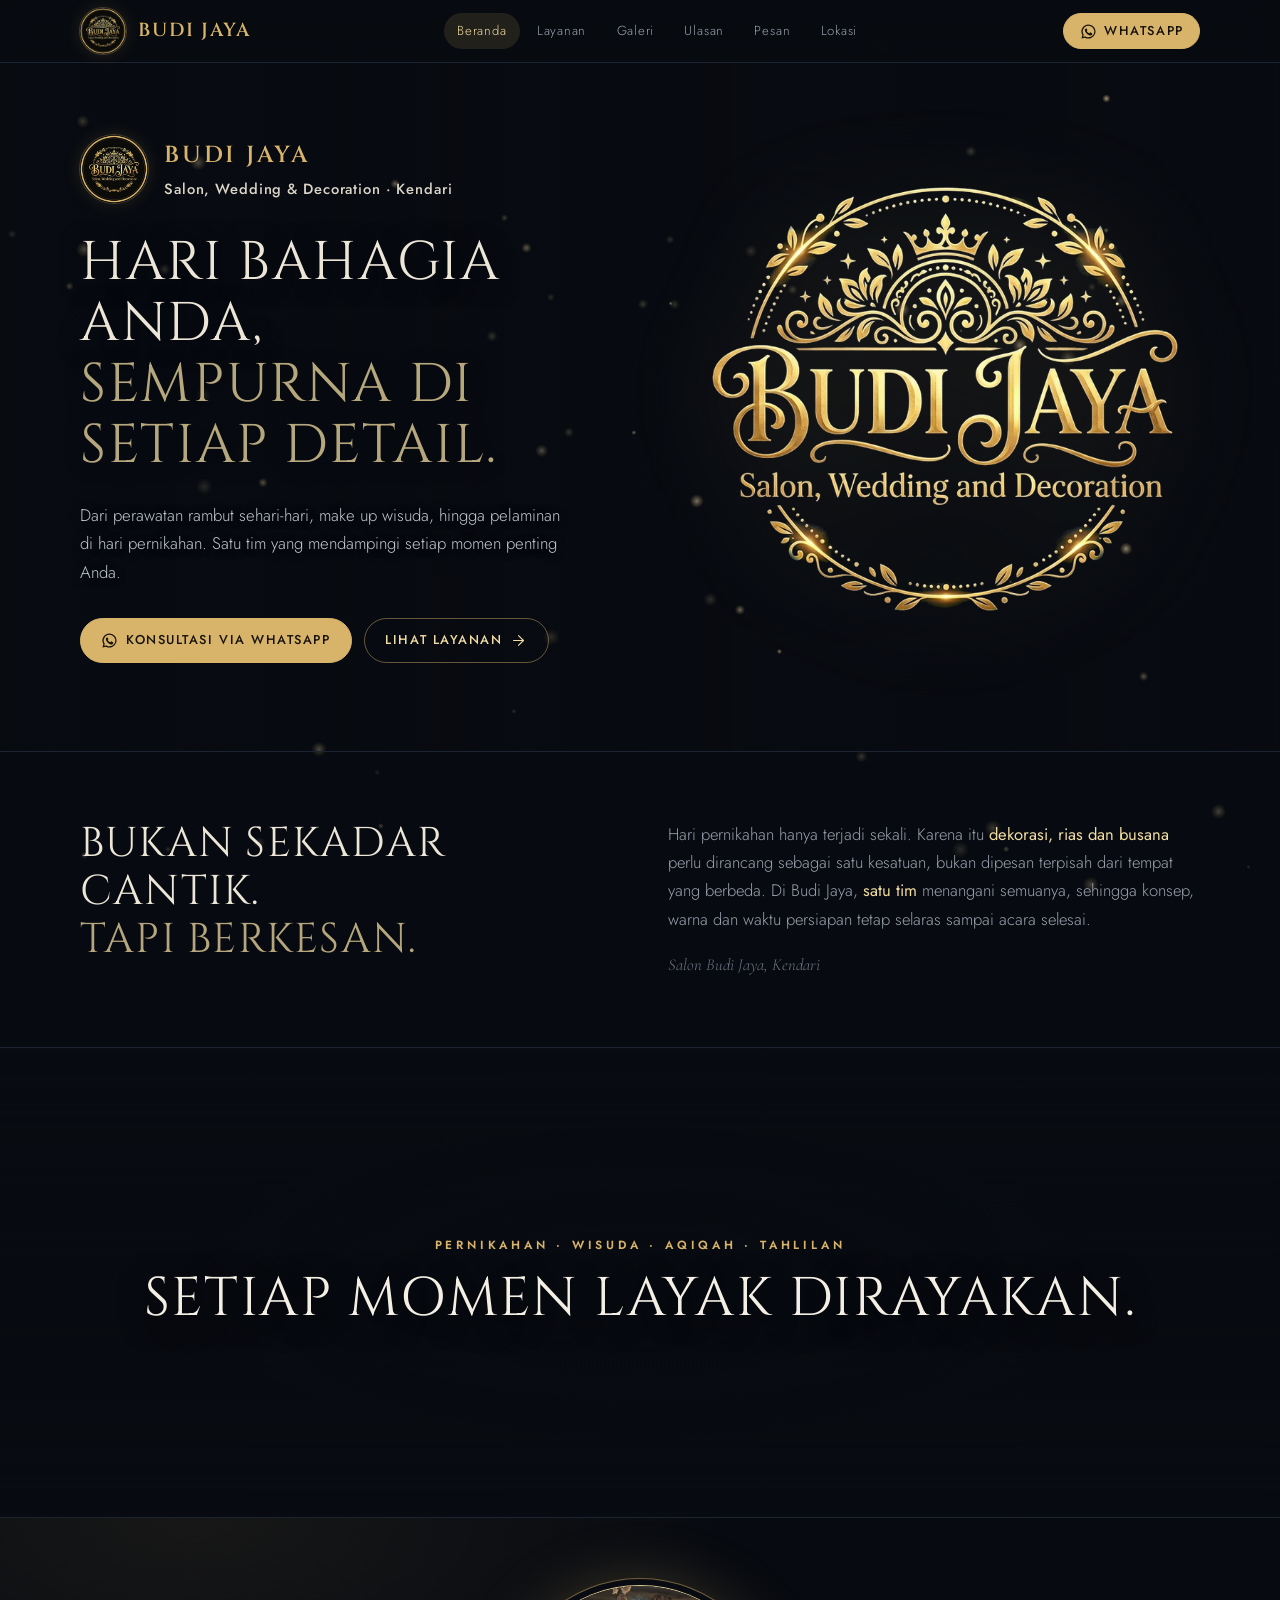
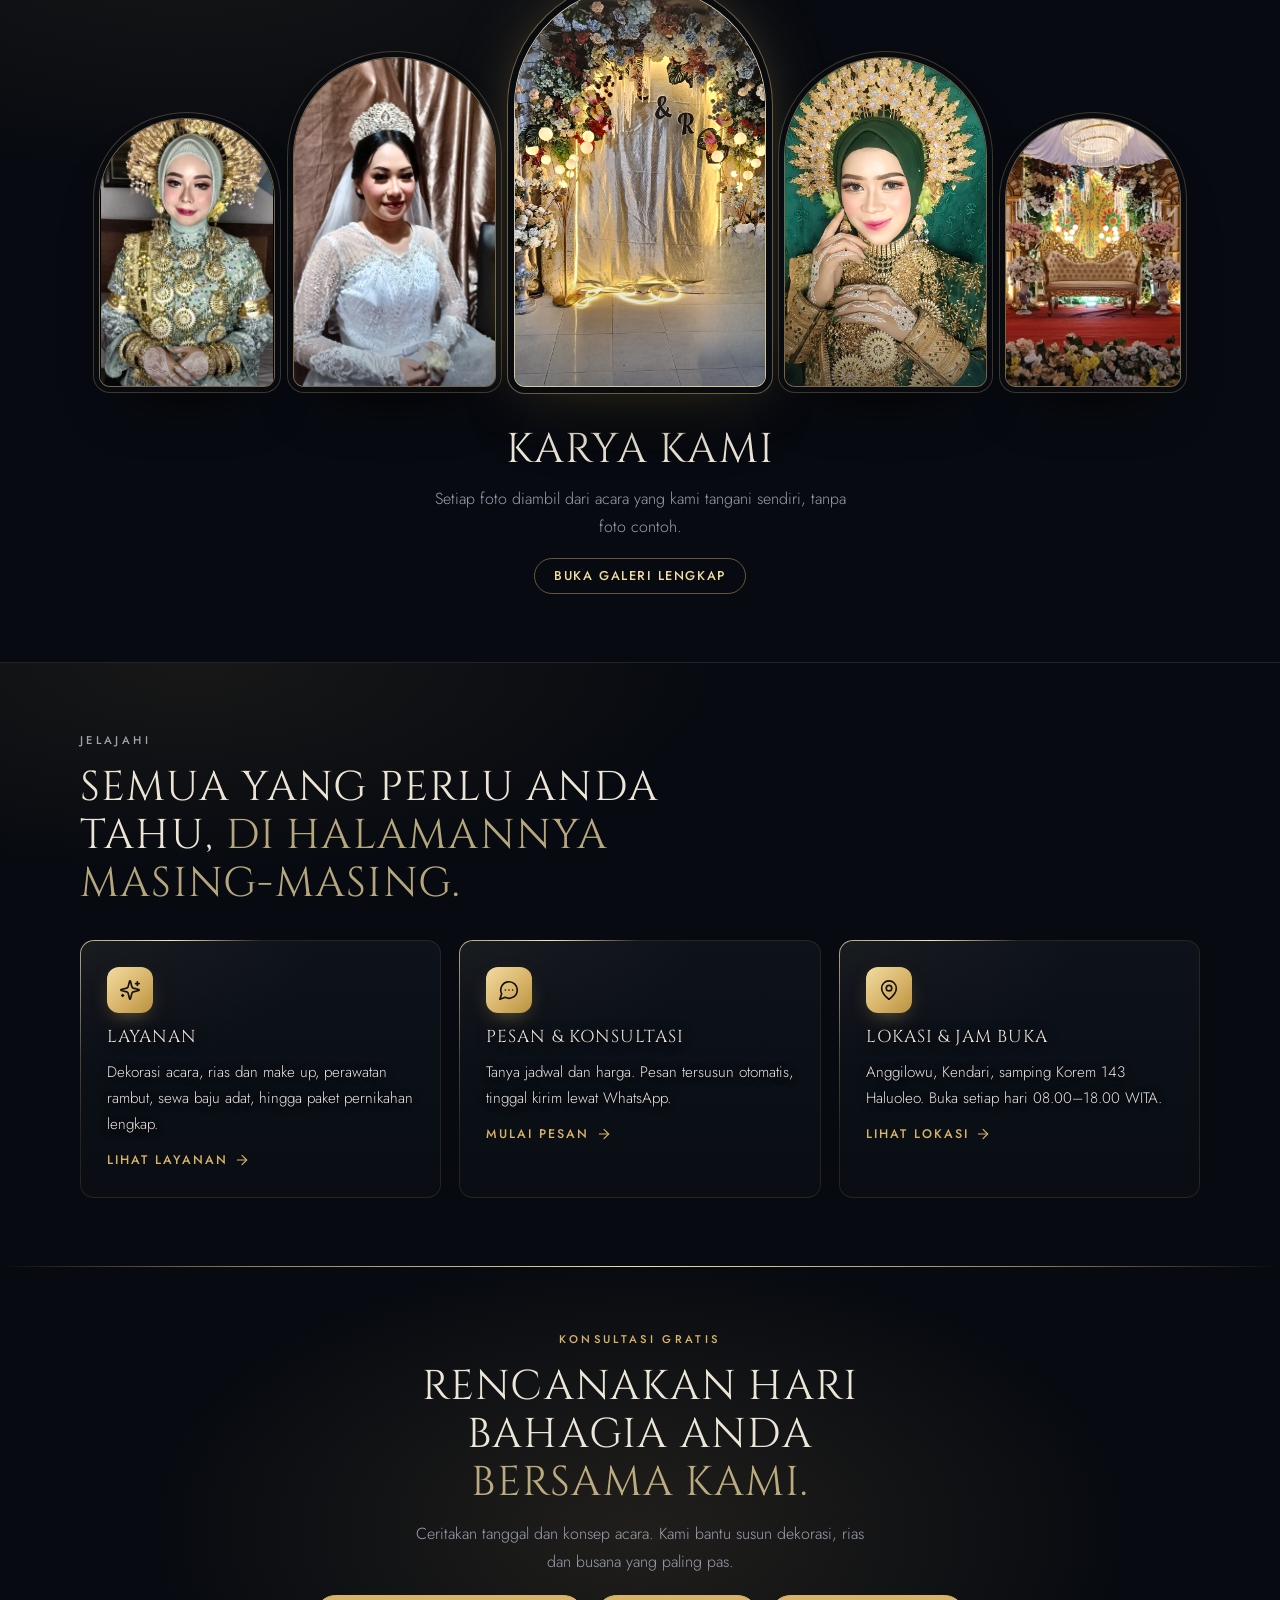
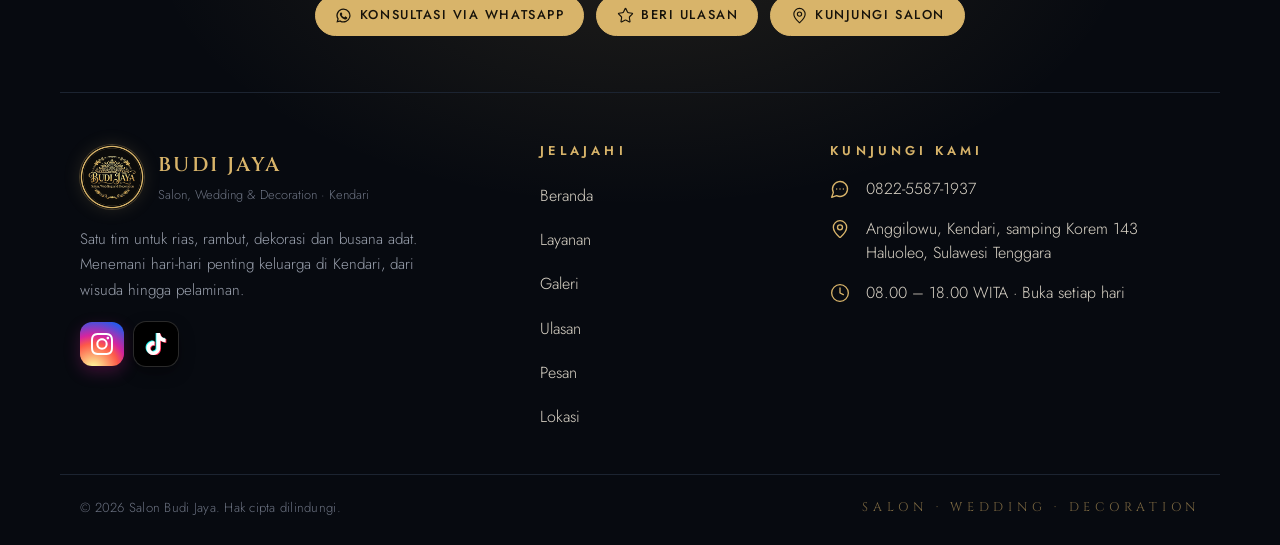
<file: index.html>
<!doctype html>
<html lang="id">
<head>
<meta charset="utf-8">
<meta name="viewport" content="width=device-width, initial-scale=1, viewport-fit=cover">
<title>Salon Budi Jaya Kendari · Rias Pengantin, Dekorasi & Sewa Baju Adat</title>
<meta name="claude:viewport-fit-sides" content="cover">
<meta name="description" content="Salon Budi Jaya Kendari: make up pengantin dan wisuda, keratin, smoothing, potong rambut, dekorasi pernikahan, aqiqah dan tahlilan, serta sewa baju adat. Buka setiap hari 08.00–18.00 WITA.">
<link rel="canonical" href="https://salon-budi-jaya-kendari.vercel.app/">
<meta property="og:type" content="website">
<meta property="og:site_name" content="Salon Budi Jaya">
<meta property="og:locale" content="id_ID">
<meta property="og:title" content="Salon Budi Jaya Kendari · Rias Pengantin, Dekorasi & Sewa Baju Adat">
<meta property="og:description" content="Salon Budi Jaya Kendari: make up pengantin dan wisuda, keratin, smoothing, potong rambut, dekorasi pernikahan, aqiqah dan tahlilan, serta sewa baju adat. Buka setiap hari 08.00–18.00 WITA.">
<meta property="og:url" content="https://salon-budi-jaya-kendari.vercel.app/">
<meta property="og:image" content="https://salon-budi-jaya-kendari.vercel.app/og-budijaya-v2.jpg">
<meta property="og:image:width" content="1200">
<meta property="og:image:height" content="630">
<meta property="og:image:alt" content="Logo Salon Budi Jaya, Kendari">
<meta name="twitter:card" content="summary_large_image">
<link rel="icon" href="favicon.ico" sizes="any">
<link rel="icon" type="image/png" sizes="32x32" href="favicon-32.png">
<link rel="apple-touch-icon" href="apple-touch-icon.png">
<link rel="manifest" href="site.webmanifest">
<script type="application/ld+json">{"@context": "https://schema.org", "@type": "BeautySalon", "name": "Salon Budi Jaya", "alternateName": "Budi Jaya Salon, Wedding and Decoration", "description": "Salon Budi Jaya Kendari: make up pengantin dan wisuda, keratin, smoothing, potong rambut, dekorasi pernikahan, aqiqah dan tahlilan, serta sewa baju adat. Buka setiap hari 08.00–18.00 WITA.", "url": "https://salon-budi-jaya-kendari.vercel.app/", "image": "https://salon-budi-jaya-kendari.vercel.app/og-budijaya-v2.jpg", "logo": "https://salon-budi-jaya-kendari.vercel.app/icon-512.png", "telephone": "+6282255871937", "address": {"@type": "PostalAddress", "addressLocality": "Kendari", "addressRegion": "Sulawesi Tenggara", "postalCode": "93111", "addressCountry": "ID"}, "geo": {"@type": "GeoCoordinates", "latitude": -3.965472, "longitude": 122.519148}, "openingHoursSpecification": [{"@type": "OpeningHoursSpecification", "dayOfWeek": ["Monday", "Tuesday", "Wednesday", "Thursday", "Friday", "Saturday", "Sunday"], "opens": "08:00", "closes": "18:00"}], "sameAs": ["https://www.instagram.com/budi_jaya.gallery/"], "areaServed": "Kota Kendari"}</script>
<meta name="theme-color" content="#080B11">
<link rel="preconnect" href="https://fonts.googleapis.com">
<link rel="preconnect" href="https://fonts.gstatic.com" crossorigin>
<link rel="stylesheet" href="https://fonts.googleapis.com/css2?family=Cinzel:wght@400;500;600&family=Italiana&family=Cormorant+Garamond:ital,wght@1,400;1,500&family=Jost:wght@300;400;500&display=swap">
<link rel="stylesheet" href="style.css">
</head>
<body>
<svg width="0" height="0" style="position:absolute" aria-hidden="true"><defs>
<symbol id="wa" viewBox="0 0 24 24"><path fill="currentColor" d="M12 2a10 10 0 0 0-8.6 15.1L2 22l5-1.3A10 10 0 1 0 12 2Zm0 18.2a8.2 8.2 0 0 1-4.2-1.2l-.3-.2-3 .8.8-2.9-.2-.3A8.2 8.2 0 1 1 12 20.2Zm4.5-6.1c-.2-.1-1.5-.7-1.7-.8-.2-.1-.4-.1-.6.1l-.8 1c-.1.2-.3.2-.5.1a6.7 6.7 0 0 1-3.3-2.9c-.3-.4.3-.4.7-1.3.1-.2 0-.3 0-.4l-.8-1.8c-.2-.5-.4-.4-.6-.4h-.5a1 1 0 0 0-.7.3 3 3 0 0 0-.9 2.2 5.2 5.2 0 0 0 1.1 2.7 11.8 11.8 0 0 0 4.5 4c1.7.7 2.3.8 3.1.6.5 0 1.5-.6 1.7-1.2.2-.6.2-1.1.2-1.2-.1-.1-.3-.2-.6-.3Z"/></symbol>
<symbol id="i-scissors" viewBox="0 0 24 24"><circle cx="6" cy="6" r="3" /> <path d="M8.12 8.12 12 12" /> <path d="M20 4 8.12 15.88" /> <circle cx="6" cy="18" r="3" /> <path d="M14.8 14.8 20 20" /></symbol>
<symbol id="i-flower-2" viewBox="0 0 24 24"><path d="M12 5a3 3 0 1 1 3 3m-3-3a3 3 0 1 0-3 3m3-3v1M9 8a3 3 0 1 0 3 3M9 8h1m5 0a3 3 0 1 1-3 3m3-3h-1m-2 3v-1" /> <circle cx="12" cy="8" r="2" /> <path d="M12 10v12" /> <path d="M12 22c4.2 0 7-1.667 7-5-4.2 0-7 1.667-7 5Z" /> <path d="M12 22c-4.2 0-7-1.667-7-5 4.2 0 7 1.667 7 5Z" /></symbol>
<symbol id="i-brush" viewBox="0 0 24 24"><path d="m9.06 11.9 8.07-8.06a2.85 2.85 0 1 1 4.03 4.03l-8.06 8.08" /> <path d="M7.07 14.94c-1.66 0-3 1.35-3 3.02 0 1.33-2.5 1.52-2 2.02 1.08 1.1 2.49 2.02 4 2.02 2.2 0 4-1.8 4-4.04a3.01 3.01 0 0 0-3-3.02z" /></symbol>
<symbol id="i-shirt" viewBox="0 0 24 24"><path d="M20.38 3.46 16 2a4 4 0 0 1-8 0L3.62 3.46a2 2 0 0 0-1.34 2.23l.58 3.47a1 1 0 0 0 .99.84H6v10c0 1.1.9 2 2 2h8a2 2 0 0 0 2-2V10h2.15a1 1 0 0 0 .99-.84l.58-3.47a2 2 0 0 0-1.34-2.23z" /></symbol>
<symbol id="i-sparkles" viewBox="0 0 24 24"><path d="M9.937 15.5A2 2 0 0 0 8.5 14.063l-6.135-1.582a.5.5 0 0 1 0-.962L8.5 9.936A2 2 0 0 0 9.937 8.5l1.582-6.135a.5.5 0 0 1 .963 0L14.063 8.5A2 2 0 0 0 15.5 9.937l6.135 1.581a.5.5 0 0 1 0 .964L15.5 14.063a2 2 0 0 0-1.437 1.437l-1.582 6.135a.5.5 0 0 1-.963 0z" /> <path d="M20 3v4" /> <path d="M22 5h-4" /> <path d="M4 17v2" /> <path d="M5 18H3" /></symbol>
<symbol id="i-images" viewBox="0 0 24 24"><path d="M18 22H4a2 2 0 0 1-2-2V6" /> <path d="m22 13-1.296-1.296a2.41 2.41 0 0 0-3.408 0L11 18" /> <circle cx="12" cy="8" r="2" /> <rect width="16" height="16" x="6" y="2" rx="2" /></symbol>
<symbol id="i-message-circle-more" viewBox="0 0 24 24"><path d="M7.9 20A9 9 0 1 0 4 16.1L2 22Z" /> <path d="M8 12h.01" /> <path d="M12 12h.01" /> <path d="M16 12h.01" /></symbol>
<symbol id="i-map-pin" viewBox="0 0 24 24"><path d="M20 10c0 4.993-5.539 10.193-7.399 11.799a1 1 0 0 1-1.202 0C9.539 20.193 4 14.993 4 10a8 8 0 0 1 16 0" /> <circle cx="12" cy="10" r="3" /></symbol>
<symbol id="i-star" viewBox="0 0 24 24"><path d="M11.525 2.295a.53.53 0 0 1 .95 0l2.31 4.679a2.123 2.123 0 0 0 1.595 1.16l5.166.756a.53.53 0 0 1 .294.904l-3.736 3.638a2.123 2.123 0 0 0-.611 1.878l.882 5.14a.53.53 0 0 1-.771.56l-4.618-2.428a2.122 2.122 0 0 0-1.973 0L6.396 21.01a.53.53 0 0 1-.77-.56l.881-5.139a2.122 2.122 0 0 0-.611-1.879L2.16 9.795a.53.53 0 0 1 .294-.906l5.165-.755a2.122 2.122 0 0 0 1.597-1.16z" /></symbol>
<symbol id="i-menu" viewBox="0 0 24 24"><line x1="4" x2="20" y1="12" y2="12" /> <line x1="4" x2="20" y1="6" y2="6" /> <line x1="4" x2="20" y1="18" y2="18" /></symbol>
<symbol id="i-arrow-right" viewBox="0 0 24 24"><path d="M5 12h14" /> <path d="m12 5 7 7-7 7" /></symbol>
<symbol id="i-person-standing" viewBox="0 0 24 24"><circle cx="12" cy="5" r="1" /> <path d="m9 20 3-6 3 6" /> <path d="m6 8 6 2 6-2" /> <path d="M12 10v4" /></symbol>
<symbol id="i-instagram" viewBox="0 0 24 24"><rect width="20" height="20" x="2" y="2" rx="5" ry="5" /> <path d="M16 11.37A4 4 0 1 1 12.63 8 4 4 0 0 1 16 11.37z" /> <line x1="17.5" x2="17.51" y1="6.5" y2="6.5" /></symbol>
<symbol id="i-facebook" viewBox="0 0 24 24"><path d="M18 2h-3a5 5 0 0 0-5 5v3H7v4h3v8h4v-8h3l1-4h-4V7a1 1 0 0 1 1-1h3z" /></symbol>
<symbol id="i-signpost" viewBox="0 0 24 24"><path d="M12 13v8" /> <path d="M12 3v3" /> <path d="M18 6a2 2 0 0 1 1.387.56l2.307 2.22a1 1 0 0 1 0 1.44l-2.307 2.22A2 2 0 0 1 18 13H6a2 2 0 0 1-1.387-.56l-2.306-2.22a1 1 0 0 1 0-1.44l2.306-2.22A2 2 0 0 1 6 6z" /></symbol>
<symbol id="i-landmark" viewBox="0 0 24 24"><line x1="3" x2="21" y1="22" y2="22" /> <line x1="6" x2="6" y1="18" y2="11" /> <line x1="10" x2="10" y1="18" y2="11" /> <line x1="14" x2="14" y1="18" y2="11" /> <line x1="18" x2="18" y1="18" y2="11" /> <polygon points="12 2 20 7 4 7" /></symbol>
<symbol id="i-clock" viewBox="0 0 24 24"><circle cx="12" cy="12" r="10" /> <polyline points="12 6 12 12 16 14" /></symbol>
<symbol id="i-gem" viewBox="0 0 24 24"><path d="M6 3h12l4 6-10 13L2 9Z" /> <path d="M11 3 8 9l4 13 4-13-3-6" /> <path d="M2 9h20" /></symbol>
</defs></svg>
<div class="site-bg" aria-hidden="true"><div class="sb-photo"></div><canvas class="sb-sparks"></canvas></div>
<div class="scroll-prog" aria-hidden="true"></div>
<header class="top" id="top">
  <div class="wrap bar">
    <a class="brand" href="index.html" aria-label="Salon Budi Jaya, ke beranda"><img class="lg" src="logo-badge.png" alt="" width="46" height="46"><b>BUDI <span class="g">JAYA</span></b></a>
    <nav class="links" aria-label="Navigasi utama"><a href="index.html" aria-current="page">Beranda</a><a href="layanan.html">Layanan</a><a href="galeri.html">Galeri</a><a href="ulasan.html">Ulasan</a><a href="pesan.html">Pesan</a><a href="lokasi.html">Lokasi</a></nav>
    <div class="top-actions">
      <a class="btn btn-gold wa-link" href="pesan.html"><svg><use href="#wa"/></svg><span>WhatsApp</span></a>
      <button class="menu-btn" id="menuBtn" type="button" aria-expanded="false" aria-controls="mnav" aria-label="Buka menu"><svg class="lc" aria-hidden="true"><use href="#i-menu"/></svg></button>
    </div>
  </div>
  <nav class="mnav" id="mnav" aria-label="Menu"><a href="index.html" aria-current="page">Beranda <span>01</span></a><a href="layanan.html">Layanan <span>02</span></a><a href="galeri.html">Galeri <span>03</span></a><a href="ulasan.html">Ulasan <span>04</span></a><a href="pesan.html">Pesan <span>05</span></a><a href="lokasi.html">Lokasi <span>06</span></a></nav>
</header>
<main>
<section class="hero">
  <div class="wrap">
    <div>
      <div class="badge"><img class="lg" src="logo-badge.png" alt="" width="68" height="68"><div><b>BUDI JAYA</b><small>Salon, Wedding &amp; Decoration · Kendari</small></div></div>
      <h1>Hari bahagia Anda,<br><span class="soft">sempurna di setiap detail.</span></h1>
      <p class="lead">Dari perawatan rambut sehari-hari, make up wisuda, hingga pelaminan di hari pernikahan. Satu tim yang mendampingi setiap momen penting Anda.</p>
      <div class="ctas"><a class="btn btn-gold wa-link" href="pesan.html"><svg><use href="#wa"/></svg>Konsultasi via WhatsApp</a><a class="btn btn-ghost" href="layanan.html">Lihat Layanan <svg class="lc" aria-hidden="true"><use href="#i-arrow-right"/></svg></a></div>
    </div>
    <script>try{if(document.body.animate&&!matchMedia("(prefers-reduced-motion: reduce)").matches)document.documentElement.classList.add("js-anim")}catch(e){}</script>
    <div class="hero-mark logo-stage" id="logoStage">
      <img class="logo-final" src="logo-emas-web.png" alt="Logo Budi Jaya: Salon, Wedding and Decoration" width="660" height="602">
      <svg class="logo-line" viewBox="0 0 732 668" aria-hidden="true">
<path d="M307.8 662.6C314.6 660.8 317.3 659.0 323.5 652.3C328.9 646.5 332.4 645.1 341.2 645.0C345.3 645.0 346.0 645.3 346.0 646.9C346.0 648.5 347.0 649.0 350.8 649.6C353.4 650.0 356.6 650.7 358.0 651.2C365.5 654.0 390.7 649.6 388.4 645.9C387.7 644.6 400.3 644.8 403.6 646.0C405.1 646.6 409.4 649.9 413.1 653.4C422.0 661.9 428.5 664.4 438.9 663.7C442.9 663.4 446.7 662.7 447.1 662.3C448.4 661.0 437.5 649.3 432.6 646.8C428.1 644.5 414.0 642.9 414.0 644.7C414.0 645.3 417.4 647.4 421.6 649.4C425.8 651.4 430.2 653.8 431.4 654.6C433.5 656.2 433.5 656.2 431.0 655.5C429.6 655.1 423.2 652.2 416.6 649.2L404.7 643.6L417.6 641.4C424.7 640.1 435.0 638.2 440.5 637.0C451.7 634.6 454.9 634.8 468.7 638.6C481.5 642.1 493.4 641.0 496.4 636.1C498.0 633.6 495.8 633.4 491.3 635.6C485.4 638.7 483.2 638.6 468.1 635.3C457.6 633.0 456.2 632.4 458.6 631.7C467.7 629.0 486.3 622.0 497.9 616.8C513.7 609.7 521.0 608.6 534.4 611.4C556.9 616.0 565.4 611.3 569.5 591.6C570.3 587.3 571.5 582.9 572.1 581.9C573.3 579.5 577.6 578.4 579.5 580.0C581.7 581.9 581.3 583.2 578.9 581.8C576.9 580.5 574.0 582.6 574.0 585.2C574.0 587.4 578.3 590.1 580.8 589.5C586.8 588.1 588.0 580.9 583.0 576.7C580.1 574.2 580.1 574.1 582.3 573.8C583.7 573.6 584.6 572.7 584.8 571.2C585.0 570.0 585.6 569.0 586.2 569.0C586.7 569.0 587.0 568.4 586.7 567.6C586.4 566.8 587.2 565.7 588.6 565.0C589.9 564.3 591.2 562.8 591.6 561.7C592.5 559.0 600.1 559.8 603.6 563.1C608.9 568.0 608.9 577.2 603.6 578.6C600.2 579.4 598.7 578.3 599.5 575.3C600.2 572.3 598.5 570.0 595.5 570.0C588.3 570.0 589.6 582.9 597.0 584.5C599.5 585.0 600.5 584.6 603.1 582.0C604.8 580.3 607.7 577.8 609.6 576.3C613.8 573.1 614.1 569.5 610.5 563.4C608.2 559.4 601.8 555.1 597.9 554.9C597.1 554.9 597.3 554.5 598.5 554.1C599.6 553.6 600.5 552.7 600.5 551.9C600.5 550.2 598.8 548.1 597.8 548.7C597.4 548.9 597.3 548.4 597.6 547.6C598.0 546.7 597.7 546.0 597.0 546.0C596.4 546.0 598.3 543.2 601.2 539.8C615.4 523.4 630.4 502.5 629.6 500.4C628.5 497.5 626.0 499.2 621.3 505.8C610.1 521.7 587.9 547.5 589.6 542.8C590.1 541.3 589.6 541.0 585.7 541.0C583.2 541.0 580.8 541.5 580.5 542.1C579.2 544.1 575.6 544.8 574.1 543.3C572.5 541.6 568.4 542.3 565.7 544.8C564.4 546.0 564.2 546.5 565.2 547.2C566.1 547.7 566.0 548.0 564.7 548.0C563.6 548.0 563.2 548.4 563.6 549.2C564.1 549.9 563.8 550.1 562.8 549.8C559.7 548.5 555.8 554.9 557.8 558.1C559.3 560.5 558.2 560.6 556.3 558.2C555.5 557.3 555.1 557.0 555.4 557.7C555.8 558.3 555.3 559.5 554.5 560.3C553.7 561.2 553.0 562.6 553.0 563.4C553.0 565.3 552.6 565.4 550.0 563.8C548.5 562.8 547.8 562.8 546.9 563.7C545.1 565.5 546.7 568.0 549.7 568.1C551.2 568.1 551.9 568.4 551.2 568.7C550.6 568.9 550.2 569.6 550.6 570.1C550.9 570.6 550.8 571.0 550.3 571.0C549.9 571.0 549.5 572.8 549.5 574.9C549.4 577.4 549.8 578.6 550.5 578.3C553.3 576.7 547.6 581.5 540.6 586.4C503.6 612.8 454.2 631.6 407.8 637.0C398.4 638.1 396.4 638.1 391.8 636.7C380.8 633.4 352.1 631.9 348.0 634.5C347.4 634.9 344.7 635.4 342.2 635.7C339.6 636.0 336.8 636.5 336.0 637.0C334.3 637.9 316.5 635.8 305.0 633.4C283.1 628.9 257.8 620.4 235.8 610.2C215.0 600.6 180.0 577.4 180.8 573.8C181.0 572.8 180.6 572.0 180.0 572.0C179.4 572.0 179.0 571.0 179.1 569.8C179.4 567.2 176.7 561.4 174.8 560.7C174.0 560.3 174.1 560.1 175.2 560.1C178.7 559.9 179.6 555.9 176.6 553.3C175.1 552.0 174.5 551.0 175.2 551.0C176.1 551.0 176.1 550.7 175.4 550.2C173.9 549.2 171.5 544.5 172.9 545.4C173.5 545.8 174.0 545.9 174.0 545.7C174.0 544.5 162.0 539.2 161.9 540.3C161.9 541.0 161.5 540.5 161.0 539.2C160.5 538.0 159.4 537.0 158.7 537.0C157.0 537.0 154.8 539.4 155.6 540.3C156.4 541.1 150.1 539.1 147.5 537.7C146.4 537.1 143.5 535.5 141.1 534.2C136.9 531.8 136.8 531.8 137.9 533.8C138.6 535.0 138.9 536.0 138.7 536.0C137.8 536.0 121.7 516.6 116.0 508.7C111.2 501.9 109.3 500.0 107.4 500.0C106.1 500.0 105.0 500.4 105.0 500.9C105.0 503.0 130.2 536.4 134.5 540.0C136.1 541.3 136.6 543.1 135.2 542.9C133.3 542.6 131.9 543.1 132.5 544.0C132.8 544.5 132.8 545.0 132.3 545.0C130.0 545.1 128.6 546.9 129.8 548.3C130.8 549.5 130.7 549.8 129.3 549.6C128.3 549.6 127.5 550.2 127.5 551.0C127.5 551.8 128.4 552.5 129.5 552.5C130.6 552.5 132.2 553.2 133.0 554.0C134.4 555.3 134.2 555.7 131.1 557.5C126.3 560.3 123.9 564.0 123.3 569.3C122.8 573.8 122.8 573.9 128.6 579.4C135.3 585.7 138.3 586.4 142.6 582.6C147.9 578.1 145.8 569.6 139.6 570.2C136.7 570.5 136.5 570.8 136.5 574.5C136.5 578.1 136.2 578.5 133.8 578.8C130.5 579.2 128.0 575.9 128.0 571.2C128.0 567.3 134.3 560.0 137.6 560.0C139.1 560.0 139.2 560.2 138.1 560.9C136.5 561.9 138.7 565.0 140.9 565.0C141.5 565.0 142.0 565.7 142.0 566.6C142.0 567.6 142.5 568.0 143.6 567.6C144.4 567.3 144.9 567.4 144.6 567.9C144.3 568.4 144.9 569.0 146.0 569.3C147.1 569.6 148.0 570.5 148.0 571.4C148.0 572.3 149.3 573.1 151.4 573.5C154.7 574.2 154.7 574.2 152.4 576.5C148.9 580.0 149.0 586.3 152.6 588.6C156.4 591.2 160.4 589.5 160.8 585.2C161.2 581.5 158.9 580.0 155.8 581.9C154.1 583.0 154.0 582.9 155.0 581.0C156.4 578.4 160.2 578.4 162.5 581.0C163.5 582.1 165.1 586.9 166.2 591.7C170.2 610.9 179.0 615.7 201.9 611.4C215.8 608.8 222.1 609.7 237.5 616.5C250.4 622.2 268.0 629.1 275.3 631.4C279.1 632.6 279.1 632.6 269.3 635.1C257.2 638.1 247.8 638.2 243.3 635.5C241.5 634.5 239.8 633.9 239.4 634.2C237.2 636.4 246.5 640.9 253.1 641.0C255.7 641.0 262.2 639.8 267.6 638.4C279.5 635.2 288.0 635.1 300.0 637.9C304.7 639.0 313.3 640.7 319.2 641.7L329.9 643.4L323.7 646.8C317.1 650.3 303.0 656.3 302.4 655.8C302.2 655.6 306.4 653.2 311.6 650.5C323.4 644.3 323.6 644.0 315.8 644.0C306.1 644.1 297.0 648.9 290.9 657.3C287.1 662.5 287.2 662.8 292.2 663.3C300.8 664.0 302.6 664.0 307.8 662.6Z"/>
<path d="M462.0 651.0C464.4 648.6 464.4 648.1 462.4 645.2C459.7 641.3 454.0 642.9 454.0 647.6C454.0 652.5 458.6 654.4 462.0 651.0Z"/>
<path d="M281.1 649.3C282.4 645.7 279.0 642.3 275.4 643.5C272.2 644.7 271.1 648.2 273.1 650.6C274.9 652.8 280.1 652.0 281.1 649.3Z"/>
<path d="M235.5 630.6C246.2 625.5 245.9 624.9 232.5 625.5C225.0 625.8 221.4 625.6 223.0 625.1C224.4 624.6 228.3 624.2 231.8 624.1C236.4 624.0 238.1 623.7 237.8 622.8C237.2 621.0 229.2 618.1 224.9 618.1C220.3 618.0 208.9 621.4 206.0 623.8C203.8 625.5 203.8 625.5 208.1 627.9C218.0 633.5 227.5 634.4 235.5 630.6Z"/>
<path d="M369.5 632.4C373.3 630.9 373.5 624.9 369.8 622.9C364.9 620.2 360.6 628.2 365.2 631.4C367.8 633.3 367.4 633.2 369.5 632.4Z"/>
<path d="M520.8 631.1C523.5 630.0 527.2 628.2 529.1 627.1C532.4 625.1 532.4 625.1 525.4 621.8C516.7 617.7 507.0 617.2 500.5 620.7C495.8 623.2 496.3 623.6 507.0 624.8C514.5 625.7 514.5 625.7 508.5 625.9C505.2 625.9 500.8 625.5 498.7 624.9C492.3 623.2 490.8 625.2 496.0 628.5C503.9 633.5 512.5 634.4 520.8 631.1Z"/>
<path d="M383.0 627.6C383.0 625.6 380.5 623.9 378.6 624.6C376.7 625.3 376.5 628.1 378.2 629.8C379.6 631.2 383.0 629.6 383.0 627.6Z"/>
<path d="M346.8 628.2C348.1 625.8 347.2 624.0 344.9 624.0C342.4 624.0 341.4 626.5 343.0 628.5C344.6 630.5 345.7 630.4 346.8 628.2Z"/>
<path d="M358.0 627.6C358.0 624.7 356.8 623.7 354.6 624.6C353.0 625.2 352.4 628.1 353.7 629.3C355.3 631.0 358.0 629.9 358.0 627.6Z"/>
<path d="M392.8 626.6C392.6 625.3 391.8 624.5 390.5 624.5C388.2 624.5 387.2 627.9 389.1 629.0C391.1 630.3 393.1 628.9 392.8 626.6Z"/>
<path d="M335.9 627.6C337.4 625.8 336.2 623.0 334.0 623.0C333.0 623.0 331.9 623.7 331.6 624.6C331.0 626.2 332.5 629.0 334.0 629.0C334.4 629.0 335.3 628.4 335.9 627.6Z"/>
<path d="M404.0 626.0C404.0 623.6 401.4 622.2 399.8 623.8C398.2 625.4 399.6 628.0 402.0 628.0C403.3 628.0 404.0 627.3 404.0 626.0Z"/>
<path d="M324.9 625.1C326.5 622.3 323.5 620.0 321.3 622.3C320.0 623.6 319.9 624.2 321.0 625.4C322.7 627.5 323.7 627.4 324.9 625.1Z"/>
<path d="M414.8 624.2C415.1 622.6 414.6 622.0 413.1 622.0C410.7 622.0 409.6 623.5 410.4 625.6C411.3 627.9 414.4 626.9 414.8 624.2Z"/>
<path d="M285.2 620.2C280.9 615.3 273.4 604.0 274.4 604.0C274.6 604.0 278.2 608.3 282.5 613.5C292.5 625.6 292.9 625.6 290.0 614.2C287.8 605.7 281.6 598.8 271.3 593.6C264.7 590.3 265.0 590.2 265.0 595.2C265.0 609.8 276.7 624.6 289.3 625.9C289.8 626.0 287.9 623.4 285.2 620.2Z"/>
<path d="M314.0 621.9C314.0 620.7 313.3 620.0 312.1 620.0C309.5 620.0 308.5 621.7 310.0 623.5C311.5 625.3 314.0 624.3 314.0 621.9Z"/>
<path d="M424.9 624.1C426.6 623.0 425.6 620.0 423.6 620.0C421.7 620.0 420.7 621.7 421.4 623.5C422.0 625.2 422.9 625.3 424.9 624.1Z"/>
<path d="M453.2 623.1C462.9 619.0 468.3 611.7 470.0 600.3C471.5 590.7 471.2 590.4 463.2 594.4C452.2 600.0 446.0 608.2 444.5 619.0L443.8 623.5L448.7 618.4C451.3 615.7 455.2 611.4 457.3 608.9L461.1 604.5L458.9 608.8C457.6 611.1 454.4 615.5 451.8 618.4C445.3 625.8 445.5 626.4 453.2 623.1Z"/>
<path d="M258.0 608.5C258.0 604.0 255.9 599.8 252.6 597.6C248.8 595.2 248.0 595.6 248.0 600.1C248.0 603.6 248.6 604.9 251.9 608.1C256.7 612.9 258.0 613.0 258.0 608.5Z"/>
<path d="M483.2 609.2C485.9 606.5 488.9 597.5 487.6 596.2C485.3 593.9 477.0 603.2 477.0 608.0C477.0 612.9 479.4 613.3 483.2 609.2Z"/>
<path d="M180.5 608.1C173.7 605.0 170.8 600.1 169.5 589.6C169.1 586.3 168.6 583.0 168.3 582.2C167.8 581.0 168.1 581.0 169.7 581.8C170.8 582.4 172.0 582.6 172.4 582.3C172.7 582.0 173.0 582.2 173.0 583.0C173.0 584.0 173.3 584.0 174.5 583.0C175.4 582.3 175.9 581.1 175.6 580.4C175.3 579.7 181.9 583.7 190.3 589.4C198.7 595.1 208.5 601.4 212.2 603.4C220.4 607.9 220.6 608.4 213.8 607.6C210.6 607.2 205.2 607.5 200.0 608.5C189.0 610.4 185.4 610.4 180.5 608.1Z"/>
<path d="M536.5 608.4C532.4 607.5 526.9 607.1 523.2 607.4C519.8 607.7 517.0 607.8 517.0 607.6C517.0 607.4 521.8 604.4 527.8 601.0C533.7 597.5 542.9 591.6 548.2 587.9C553.6 584.2 558.2 581.5 558.5 582.1C558.9 582.6 559.5 582.8 559.9 582.6C560.3 582.3 561.2 582.5 562.0 583.0C563.0 583.6 564.3 583.1 566.3 581.2C569.1 578.5 569.1 578.5 567.7 582.0C566.9 583.9 566.0 588.1 565.6 591.3C564.9 598.0 563.3 601.4 559.3 605.2C554.0 610.3 549.0 611.0 536.5 608.4Z"/>
<path d="M191.0 603.5C192.4 601.8 191.5 598.4 189.3 597.6C187.1 596.7 184.3 597.7 183.6 599.6C182.0 603.7 188.1 606.9 191.0 603.5Z"/>
<path d="M551.5 601.6C551.5 598.0 548.8 596.0 546.2 597.6C542.3 600.1 544.3 605.3 548.9 604.8C551.0 604.6 551.5 604.0 551.5 601.6Z"/>
<path d="M231.0 594.1C232.9 590.5 229.3 586.7 226.4 589.1C224.9 590.3 224.5 594.2 225.7 595.3C227.0 596.7 230.0 596.0 231.0 594.1Z"/>
<path d="M509.8 594.8C511.6 593.0 511.2 590.2 509.0 589.0C507.5 588.2 506.6 588.4 505.0 590.0C503.4 591.6 503.2 592.5 504.0 594.0C505.2 596.2 508.0 596.6 509.8 594.8Z"/>
<path d="M521.8 585.7C522.2 583.6 519.3 582.3 517.8 583.8C517.0 584.6 517.0 585.4 518.0 586.5C519.6 588.4 521.4 588.0 521.8 585.7Z"/>
<path d="M218.0 585.1C218.0 582.4 216.1 581.5 214.3 583.3C212.5 585.1 213.4 587.0 216.1 587.0C217.3 587.0 218.0 586.3 218.0 585.1Z"/>
<path d="M208.4 579.7C209.2 578.4 209.1 577.7 208.1 577.1C206.2 575.9 204.0 576.8 204.0 578.9C204.0 582.4 206.5 582.8 208.4 579.7Z"/>
<path d="M531.8 579.5C532.2 577.5 530.3 575.9 528.3 576.7C526.6 577.3 526.6 580.7 528.2 581.3C530.2 582.1 531.5 581.5 531.8 579.5Z"/>
<path d="M198.8 572.7C199.2 570.7 196.3 569.3 194.8 570.8C193.3 572.3 194.7 575.2 196.7 574.8C197.7 574.6 198.6 573.7 198.8 572.7Z"/>
<path d="M541.5 572.5C541.5 570.3 538.4 569.2 536.8 570.8C535.1 572.5 536.7 575.2 539.2 574.8C540.7 574.6 541.5 573.8 541.5 572.5Z"/>
<path d="M189.8 565.8C189.4 563.0 185.6 562.1 184.6 564.5C183.7 566.9 184.7 568.0 187.6 568.0C189.7 568.0 190.1 567.6 189.8 565.8Z"/>
<path d="M119.3 557.8C127.1 553.7 123.8 547.4 115.5 550.6C113.9 551.2 111.0 556.0 111.0 558.0C111.0 559.4 116.6 559.3 119.3 557.8Z"/>
<path d="M624.5 556.1C621.7 550.5 613.8 547.7 612.3 551.7C611.2 554.5 617.3 559.0 622.0 559.0C626.1 559.0 626.1 559.0 624.5 556.1Z"/>
<path d="M609.1 551.5C609.1 551.0 608.2 550.4 607.0 550.2C605.0 549.9 604.3 551.0 605.7 552.4C606.7 553.3 609.1 552.7 609.1 551.5Z"/>
<path d="M129.3 541.8C123.2 531.0 112.6 525.0 99.9 525.0L92.9 525.0L95.2 529.2C101.4 540.3 109.4 544.8 123.3 544.9C131.1 545.0 131.1 545.0 129.3 541.8Z"/>
<path d="M626.8 542.5C631.1 540.8 637.9 534.0 641.3 528.1C643.1 525.0 643.1 525.0 636.2 525.0C623.5 525.0 615.5 529.0 608.8 538.8L605.6 543.4L610.1 540.8C614.0 538.5 624.5 534.0 626.0 534.0C627.4 534.0 621.0 537.6 613.3 541.1L604.5 545.1L613.5 544.6C618.5 544.4 624.4 543.4 626.8 542.5Z"/>
<path d="M117.2 538.8C112.7 536.6 109.2 534.5 109.4 534.2C110.0 533.7 127.0 541.6 127.0 542.5C127.0 543.5 125.5 542.9 117.2 538.8Z"/>
<path d="M579.5 539.5C579.5 537.3 576.4 536.2 574.8 537.8C573.1 539.5 574.7 542.2 577.2 541.8C578.7 541.6 579.5 540.8 579.5 539.5Z"/>
<path d="M153.4 532.5C154.0 530.7 151.4 528.6 149.5 529.4C147.7 530.1 147.5 533.7 149.2 534.3C151.0 534.9 152.7 534.1 153.4 532.5Z"/>
<path d="M588.0 532.2C588.0 530.9 585.7 529.0 584.3 529.0C582.4 529.0 581.6 531.8 583.0 533.5C584.2 535.0 588.0 534.0 588.0 532.2Z"/>
<path d="M145.8 523.2C146.1 521.6 145.6 521.0 144.1 521.0C141.7 521.0 140.6 522.5 141.4 524.6C142.3 526.9 145.4 525.9 145.8 523.2Z"/>
<path d="M594.0 524.5C595.5 522.7 594.5 521.0 592.0 521.0C591.0 521.0 589.8 521.5 589.5 522.0C588.8 523.1 590.7 526.0 592.0 526.0C592.4 526.0 593.3 525.3 594.0 524.5Z"/>
<path d="M138.7 515.4C139.6 513.1 137.4 511.4 135.5 513.0C134.7 513.7 134.0 514.9 134.0 515.6C134.0 517.5 137.9 517.4 138.7 515.4Z"/>
<path d="M601.0 515.1C601.0 512.4 599.1 511.5 597.3 513.3C595.5 515.1 596.4 517.0 599.1 517.0C600.3 517.0 601.0 516.3 601.0 515.1Z"/>
<path d="M645.4 511.7C646.5 509.9 645.4 507.0 643.3 506.3C642.1 505.9 639.0 508.6 639.0 510.0C639.0 511.4 642.1 514.1 643.3 513.7C643.9 513.5 644.8 512.6 645.4 511.7Z"/>
<path d="M95.7 511.4C96.3 509.7 95.1 506.9 93.4 506.3C91.3 505.6 88.7 508.6 89.4 510.8C90.3 513.5 94.7 513.8 95.7 511.4Z"/>
<path d="M132.0 506.1C132.0 503.5 130.3 502.5 128.4 504.0C127.3 505.0 127.2 505.6 128.1 506.6C129.8 508.6 132.0 508.3 132.0 506.1Z"/>
<path d="M607.8 505.9C608.2 504.0 605.9 502.8 604.0 504.0C602.2 505.1 603.6 508.2 605.7 507.8C606.7 507.6 607.6 506.8 607.8 505.9Z"/>
<path d="M368.1 495.2C373.9 488.7 371.0 484.2 360.3 483.2C351.9 482.3 350.6 479.8 358.1 479.0C366.7 478.0 370.6 473.0 367.6 466.9C366.2 464.1 366.2 464.0 368.4 464.0C371.2 464.0 372.0 463.2 371.3 461.4C370.6 459.6 367.9 459.6 365.5 461.4C364.2 462.3 362.8 462.5 361.3 461.9C353.2 458.8 345.8 467.4 349.8 475.2C351.5 478.4 351.5 479.1 350.4 480.1C348.8 481.4 348.6 485.2 350.0 486.6C350.7 487.3 350.4 488.2 349.0 489.5C346.4 491.8 346.5 493.8 349.2 496.8C352.9 500.7 364.1 499.7 368.1 495.2Z"/>
<path d="M353.8 495.9C351.6 494.7 351.5 490.7 353.5 489.0C355.2 487.6 364.7 488.3 366.3 489.9C370.3 493.9 359.4 499.2 353.8 495.9Z"/>
<path d="M170.8 485.2C170.4 480.7 167.8 478.8 165.3 481.3C163.8 482.7 163.8 483.3 164.8 484.8C167.0 487.9 167.3 489.2 166.2 491.0C164.4 494.0 166.3 494.3 168.8 491.5C170.5 489.5 171.0 487.8 170.8 485.2Z"/>
<path d="M62.2 487.0C73.0 484.0 72.6 471.4 61.7 465.9C53.6 461.8 51.2 457.8 54.4 453.5C55.2 452.3 56.9 451.7 59.1 451.8C62.4 451.9 63.7 452.9 66.7 457.6C67.7 459.2 67.9 458.8 67.9 454.7C68.0 451.4 67.6 450.0 66.8 450.1C66.1 450.2 63.8 450.0 61.8 449.6C54.0 448.0 48.0 452.0 48.0 458.8C48.0 463.8 50.7 467.3 57.0 470.5C65.0 474.5 67.4 479.4 63.4 483.4C59.6 487.3 50.0 483.7 50.0 478.4C50.0 477.7 49.5 476.8 49.0 476.5C48.4 476.1 48.0 477.8 48.0 480.8C48.0 485.8 48.0 485.8 52.8 486.8C55.4 487.3 57.7 487.8 58.0 487.9C58.3 487.9 60.2 487.5 62.2 487.0Z"/>
<path d="M128.2 485.3C137.4 477.0 133.0 462.0 121.5 462.0C112.0 462.0 106.7 472.7 111.6 482.1C114.5 487.8 123.6 489.5 128.2 485.3Z"/>
<path d="M203.6 476.4C207.8 463.2 207.2 463.0 212.4 478.7C213.9 483.3 215.5 487.2 216.0 487.5C216.5 487.8 218.9 481.6 221.5 473.8C226.7 457.7 228.9 452.0 230.2 452.0C230.6 452.0 231.0 451.6 231.0 451.0C231.0 450.4 228.9 450.0 226.3 450.0C221.8 450.0 221.7 450.1 223.4 451.9C225.1 453.7 225.0 454.4 221.4 465.7L217.7 477.5L213.7 465.1C210.9 456.5 210.0 452.5 210.8 452.2C213.8 451.2 211.5 450.0 206.5 450.0C203.5 450.0 201.0 450.4 201.0 451.0C201.0 451.6 201.4 452.0 201.9 452.0C202.4 452.0 203.6 454.0 204.5 456.4C206.2 460.8 206.2 461.0 203.4 469.1L200.6 477.3L198.3 469.9C193.4 454.0 193.1 453.0 194.1 452.5C196.4 451.0 194.5 450.0 189.5 450.0C186.5 450.0 184.0 450.4 184.0 451.0C184.0 451.6 184.4 452.0 184.9 452.0C186.0 452.0 187.8 456.5 193.5 473.8C196.0 481.6 198.5 488.0 199.0 488.0C199.5 488.0 201.6 482.8 203.6 476.4Z"/>
<path d="M248.3 483.9C250.6 481.0 249.9 480.6 246.3 482.6C241.1 485.6 235.5 482.4 234.8 476.0C234.5 473.3 234.0 473.4 244.9 473.1C250.2 473.0 250.2 473.0 249.6 469.8C247.0 456.6 229.0 460.8 229.0 474.5C229.0 485.9 241.6 492.0 248.3 483.9Z"/>
<path d="M267.0 486.5C268.7 485.6 270.0 485.4 270.0 486.0C270.0 487.4 275.7 487.3 276.6 485.8C277.0 485.2 276.8 484.4 276.2 484.2C275.3 483.9 275.0 478.7 275.0 465.8C275.0 449.7 274.8 447.9 273.4 448.4C272.5 448.7 270.7 449.3 269.4 449.6C266.7 450.3 266.3 451.5 268.5 452.4C269.5 452.8 270.0 454.4 270.0 457.7C270.0 462.5 270.0 462.5 265.0 462.2C260.4 461.8 259.7 462.1 256.5 465.3C253.3 468.5 253.0 469.3 253.0 474.8C253.0 485.0 259.5 490.4 267.0 486.5Z"/>
<path d="M294.0 486.5C295.8 485.6 297.1 485.4 297.5 486.0C298.5 487.7 305.0 487.2 305.0 485.5C305.0 484.7 304.6 484.0 304.0 484.0C303.4 484.0 303.0 477.5 303.0 466.6C303.0 457.0 302.7 448.9 302.2 448.7C301.8 448.5 300.0 448.7 298.2 449.2C295.0 450.1 294.1 451.3 296.0 452.5C296.6 452.8 297.0 455.3 297.0 458.0C297.0 462.9 297.0 462.9 294.4 461.9C287.9 459.5 280.9 465.1 280.3 473.2C279.5 483.9 286.3 490.5 294.0 486.5Z"/>
<path d="M395.5 486.6C398.0 485.5 398.9 485.6 400.6 486.7C401.8 487.4 403.5 487.8 404.4 487.4C406.1 486.7 406.6 484.0 405.0 484.0C404.4 484.0 404.0 480.5 404.0 475.6C404.0 464.7 402.2 462.0 395.1 462.0C389.5 462.0 385.8 464.3 386.2 467.3C386.6 470.5 390.2 470.2 391.0 467.0C392.2 461.7 398.0 463.9 398.0 469.6C398.0 472.6 397.7 473.0 395.5 473.0C391.1 473.0 386.1 475.7 385.5 478.3C383.6 485.7 388.4 489.7 395.5 486.6Z"/>
<path d="M451.0 486.3C452.7 485.1 453.5 485.0 453.8 485.8C454.2 487.1 459.2 487.5 460.3 486.3C460.7 486.0 460.5 485.1 460.0 484.5C459.4 483.8 458.7 475.3 458.3 465.6C457.8 450.8 457.4 448.0 456.2 448.5C455.5 448.8 453.7 449.3 452.4 449.6C449.7 450.3 449.3 451.5 451.5 452.4C452.5 452.8 453.0 454.4 453.0 457.7C453.0 462.5 453.0 462.5 448.5 462.2C441.1 461.6 436.0 466.8 436.0 475.0C436.0 484.4 444.5 490.8 451.0 486.3Z"/>
<path d="M527.7 485.5C529.0 484.6 530.0 483.3 530.0 482.4C530.0 481.0 529.8 481.1 527.8 482.4C523.0 485.8 516.6 482.6 515.4 476.2C514.8 473.0 514.8 473.0 523.0 473.0C531.2 473.0 531.2 473.0 530.6 469.8C527.9 456.2 510.1 460.7 510.0 474.9C510.0 485.3 519.3 490.9 527.7 485.5Z"/>
<path d="M551.8 484.4C554.6 481.3 554.0 480.2 550.8 482.4C545.5 486.2 540.0 482.4 539.3 474.3C538.5 466.2 546.3 459.7 548.0 467.0C548.6 469.7 552.9 471.2 553.1 468.8C554.1 458.2 536.9 460.1 534.0 470.9C530.8 483.1 544.1 493.2 551.8 484.4Z"/>
<path d="M571.8 486.9C577.9 484.8 581.4 473.4 578.0 467.1C575.6 462.4 565.7 460.4 561.2 463.6C553.7 468.8 554.7 482.1 563.0 486.2C567.1 488.3 567.7 488.3 571.8 486.9Z"/>
<path d="M610.6 486.5C613.8 485.2 614.3 485.2 615.7 486.5C617.5 488.3 619.0 488.4 621.2 486.6C623.5 484.9 623.5 484.0 621.0 484.0C619.1 484.0 619.0 483.3 619.0 475.0C619.0 464.0 617.7 462.0 610.5 462.0C605.4 462.0 600.5 465.5 601.6 468.4C602.6 471.0 605.5 470.2 606.7 467.0C608.7 461.7 614.5 463.9 613.8 469.7C613.5 472.1 613.0 472.5 609.0 473.2C598.6 474.9 597.0 485.7 606.8 487.9C606.9 488.0 608.7 487.3 610.6 486.5Z"/>
<path d="M635.8 486.4C638.8 484.3 638.6 483.5 634.9 483.5C631.8 483.5 631.8 483.5 631.6 474.3C631.5 465.1 631.5 465.1 634.5 464.8C638.2 464.4 638.5 462.6 634.8 462.2C632.7 461.9 632.0 461.2 631.3 458.2L630.4 454.5L628.7 457.7C627.7 459.5 626.0 461.5 624.8 462.1C622.9 463.1 622.9 463.3 624.3 464.2C625.7 464.9 626.0 466.7 626.0 473.5C626.0 484.5 627.3 487.3 632.5 487.9C633.1 487.9 634.6 487.3 635.8 486.4Z"/>
<path d="M672.8 483.5C678.2 477.7 676.8 466.0 670.3 463.1C665.7 461.0 660.3 461.8 656.8 464.9C650.5 470.5 652.7 483.7 660.5 487.1C664.3 488.7 669.3 487.3 672.8 483.5Z"/>
<path d="M85.0 485.5C86.1 484.1 86.4 484.2 87.4 485.6C88.2 486.6 89.7 487.0 91.5 486.8C94.5 486.5 96.3 484.0 93.6 484.0C92.3 484.0 92.0 482.5 92.0 475.0C92.0 464.1 90.6 462.0 83.7 462.0C78.5 462.0 75.0 464.2 75.0 467.6C75.0 471.1 78.3 470.8 79.7 467.0C81.8 461.5 87.0 464.0 87.0 470.4C87.0 472.7 86.6 473.0 83.8 473.0C76.3 473.0 71.1 479.4 74.4 484.5C76.3 487.4 82.9 488.0 85.0 485.5Z"/>
<path d="M106.2 485.8C105.4 485.0 105.0 479.3 105.0 466.9C105.0 457.1 104.7 448.9 104.2 448.7C103.8 448.5 102.0 448.7 100.2 449.2C97.0 450.1 96.1 451.3 98.0 452.5C99.5 453.4 99.3 484.3 97.8 485.8C96.9 486.7 97.8 487.0 102.0 487.0C106.2 487.0 107.1 486.7 106.2 485.8Z"/>
<path d="M145.2 485.8C144.4 485.0 144.0 481.3 144.0 475.8C144.0 467.3 144.1 466.9 146.6 465.8C151.3 463.7 152.5 465.5 152.8 475.5C153.0 481.0 152.7 484.7 151.9 485.6C150.9 486.8 151.6 487.0 156.0 487.0C160.1 487.0 161.0 486.7 160.2 485.8C159.7 485.1 159.0 480.4 158.8 475.4C158.6 468.1 158.1 465.8 156.6 464.1C154.5 461.7 149.2 461.3 145.7 463.1C144.1 464.0 143.5 464.0 143.2 463.1C142.7 461.7 141.9 461.7 138.4 463.0C136.3 463.8 136.0 464.4 136.8 465.2C138.3 466.7 138.4 483.6 137.0 484.5C134.6 486.0 136.4 487.0 141.2 487.0C145.2 487.0 146.1 486.7 145.2 485.8Z"/>
<path d="M317.0 486.1C317.0 485.5 316.6 484.8 316.0 484.5C315.4 484.1 315.0 479.2 315.0 472.9C315.0 461.1 314.9 461.0 309.5 463.4C307.0 464.6 306.8 464.9 308.2 465.5C310.2 466.3 310.9 483.3 309.0 484.5C306.7 485.9 308.3 487.0 312.5 487.0C315.0 487.0 317.0 486.6 317.0 486.1Z"/>
<path d="M330.0 486.2C330.0 485.8 329.5 484.9 329.0 484.4C328.3 483.7 328.0 479.8 328.2 474.9C328.5 466.8 328.6 466.5 331.3 465.6C335.8 464.0 337.5 466.6 337.5 475.3C337.5 479.2 337.1 483.5 336.7 484.8C335.9 486.9 336.1 487.0 340.6 487.0C344.3 487.0 345.1 486.7 344.2 485.8C343.5 485.1 343.0 481.4 343.0 476.3C343.0 463.3 339.3 459.0 331.6 463.0C328.7 464.4 328.0 464.5 328.0 463.4C328.0 461.7 326.1 461.6 322.3 463.1C320.1 463.9 319.9 464.3 321.0 465.0C322.7 466.0 323.2 482.1 321.6 485.2C320.9 486.8 321.3 487.0 325.4 487.0C327.9 487.0 330.0 486.6 330.0 486.2Z"/>
<path d="M417.6 484.8C415.3 481.6 415.4 469.3 417.7 466.8C419.5 464.7 423.0 464.4 424.8 466.2C426.3 467.7 426.4 483.6 425.0 484.5C422.7 485.9 424.3 487.0 428.5 487.0C432.7 487.0 434.3 485.9 432.0 484.5C431.4 484.2 431.0 480.0 431.0 475.2C431.0 464.2 429.8 462.0 423.6 462.0C421.3 462.0 418.8 462.6 418.2 463.2C417.2 464.2 416.7 464.2 416.1 463.1C415.4 462.0 414.6 462.0 411.5 463.0C408.4 464.0 408.0 464.4 409.4 465.2C411.2 466.2 411.8 483.4 410.0 484.5C407.7 486.0 409.4 487.0 414.1 487.0C419.1 487.0 419.1 487.0 417.6 484.8Z"/>
<path d="M498.0 484.8C509.1 479.1 510.2 460.3 499.9 452.9C495.2 449.6 473.3 448.4 476.2 451.7C478.8 454.6 480.1 483.6 477.7 484.6C473.8 486.1 476.6 487.0 484.8 487.0C491.9 487.0 494.4 486.6 498.0 484.8Z"/>
<path d="M591.8 485.6C590.3 484.5 590.0 482.7 590.0 476.2C590.0 467.4 590.5 466.5 595.5 466.5C597.5 466.5 598.6 465.9 598.8 464.7C599.3 462.4 596.4 461.4 593.1 462.7C591.4 463.3 589.9 463.3 589.0 462.8C586.5 461.2 581.5 463.6 583.0 465.6C585.2 468.1 585.6 481.5 583.6 484.5C582.0 487.0 582.0 487.0 587.7 487.0C592.7 486.9 593.3 486.8 591.8 485.6Z"/>
<path d="M650.0 486.1C650.0 485.5 649.5 484.8 649.0 484.5C648.4 484.1 648.0 479.2 648.0 472.9C648.0 462.2 648.0 462.0 645.7 462.0C642.7 462.0 639.3 464.4 640.8 465.4C642.4 466.4 642.4 484.2 640.8 485.8C639.9 486.7 640.8 487.0 644.8 487.0C647.7 487.0 650.0 486.6 650.0 486.1Z"/>
<path d="M688.1 485.6C687.3 484.7 687.0 481.0 687.2 475.4C687.5 466.7 687.6 466.5 690.3 465.6C694.9 463.9 696.3 466.3 696.2 476.0C696.1 480.6 695.5 484.9 694.9 485.6C694.0 486.8 694.6 487.0 698.9 487.0C701.7 487.0 704.0 486.6 704.0 486.0C704.0 485.4 703.6 485.0 703.1 485.0C702.6 485.0 702.0 480.8 701.8 475.6C701.4 464.5 700.0 462.0 694.1 462.0C692.1 462.0 689.9 462.4 689.1 462.9C688.2 463.5 687.0 463.4 686.1 462.8C683.8 461.4 678.2 463.6 679.8 465.2C681.4 466.8 681.4 484.2 679.8 485.8C678.9 486.7 679.8 487.0 683.9 487.0C688.4 487.0 689.1 486.8 688.1 485.6Z"/>
<path d="M566.2 484.9C563.3 483.8 562.0 480.2 562.0 473.4C562.0 461.2 572.1 460.7 573.7 472.8C574.8 480.6 571.0 486.7 566.2 484.9Z"/>
<path d="M117.3 482.3C114.8 478.5 114.9 468.9 117.4 466.1C122.2 460.8 127.0 465.0 127.0 474.5C127.0 484.2 121.5 488.7 117.3 482.3Z"/>
<path d="M262.7 484.2C255.7 482.7 257.3 464.0 264.4 464.0C268.3 464.0 270.0 467.5 270.0 475.1C270.0 482.8 267.9 485.4 262.7 484.2Z"/>
<path d="M288.8 483.0C282.9 478.4 285.5 464.0 292.1 464.0C295.8 464.0 297.0 466.8 297.0 475.0C297.0 481.8 296.7 483.1 295.1 484.0C292.4 485.4 291.6 485.3 288.8 483.0Z"/>
<path d="M446.3 483.9C439.4 481.4 440.8 464.0 447.8 464.0C451.7 464.0 453.1 467.2 452.8 475.5C452.5 483.9 451.1 485.7 446.3 483.9Z"/>
<path d="M484.5 477.9C484.1 473.8 484.0 466.4 484.2 461.5C484.5 452.5 484.5 452.5 487.2 452.2C494.9 451.3 500.4 457.9 500.4 468.0C500.5 478.5 497.2 483.3 489.1 484.6C485.2 485.2 485.2 485.2 484.5 477.9Z"/>
<path d="M660.4 482.5C656.4 476.4 659.1 464.0 664.4 464.0C668.9 464.0 671.7 471.9 670.0 479.5C668.6 485.5 663.4 487.1 660.4 482.5Z"/>
<path d="M79.1 482.6C76.9 479.9 81.6 474.0 86.0 474.0C87.4 474.0 87.2 481.4 85.8 482.8C84.2 484.4 80.5 484.3 79.1 482.6Z"/>
<path d="M390.7 483.3C388.2 480.9 393.0 474.0 397.2 474.0C398.8 474.0 398.0 482.8 396.4 483.4C394.3 484.2 391.5 484.2 390.7 483.3Z"/>
<path d="M606.7 483.3C604.3 480.9 607.2 476.0 611.8 474.6C613.8 473.9 614.0 474.2 614.0 477.7C614.0 479.9 613.5 482.1 612.8 482.8C611.5 484.1 607.8 484.4 606.7 483.3Z"/>
<path d="M355.2 475.8C353.5 474.1 353.7 466.5 355.4 465.0C359.9 461.4 364.9 468.5 362.2 474.5C360.9 477.2 357.3 477.9 355.2 475.8Z"/>
<path d="M235.0 469.1C235.0 468.0 235.7 466.4 236.6 465.6C239.7 462.5 244.0 464.3 244.0 468.7C244.0 470.8 243.5 471.0 239.5 471.0C235.7 471.0 235.0 470.7 235.0 469.1Z"/>
<path d="M516.0 469.1C516.0 463.5 522.6 462.5 524.7 467.8C526.0 471.0 526.0 471.0 521.0 471.0C516.7 471.0 516.0 470.7 516.0 469.1Z"/>
<path d="M315.0 456.1C316.1 454.0 313.8 450.6 311.7 451.3C309.9 451.9 308.6 454.6 309.3 456.4C310.2 458.6 313.7 458.4 315.0 456.1Z"/>
<path d="M647.8 455.6C648.2 453.8 645.7 451.0 643.8 451.0C642.1 451.0 640.8 455.1 642.1 456.6C643.8 458.6 647.4 458.0 647.8 455.6Z"/>
<path d="M646.8 437.5C660.1 433.4 667.6 418.9 662.1 408.1C657.7 399.6 645.0 396.9 638.4 403.1C635.6 405.7 635.1 411.4 637.5 412.4C638.6 412.8 639.0 412.3 639.0 410.7C639.0 402.0 652.3 400.8 656.5 409.1C658.8 413.5 658.0 420.3 654.9 423.7C649.5 429.5 645.7 430.5 630.5 430.5C613.8 430.5 609.5 429.4 574.5 417.0C547.1 407.3 534.9 404.1 521.5 403.3C501.7 402.1 488.0 409.6 488.0 421.6C488.0 430.6 498.6 436.8 506.8 432.6C511.8 430.0 513.8 423.7 510.5 421.0C508.3 419.1 506.1 421.3 508.0 423.5C509.0 424.7 509.0 425.3 507.9 426.8C505.7 429.5 504.7 430.0 500.7 430.0C492.8 430.0 488.9 420.6 494.4 414.7C505.2 403.1 527.1 405.5 570.1 423.0C604.1 437.0 616.1 440.2 631.5 439.6C637.0 439.4 643.9 438.5 646.8 437.5Z"/>
<path d="M448.9 433.7C462.1 428.4 470.8 420.0 477.0 406.9C482.7 394.6 483.0 391.6 483.0 335.0C483.0 270.2 484.1 260.4 491.3 254.8C494.8 252.1 492.0 249.9 488.2 252.3C482.3 256.2 474.6 259.2 464.8 261.6C442.9 266.8 438.3 268.2 432.4 270.9C416.0 278.5 409.8 292.2 416.6 305.8C425.3 323.3 454.0 318.4 454.0 299.4C454.0 291.3 448.2 287.2 442.5 291.3C440.8 292.6 440.8 292.8 442.8 294.8C447.4 299.4 443.6 307.2 436.8 307.2C423.7 307.2 420.8 291.1 432.0 280.6C438.0 275.0 442.7 272.9 457.7 269.0C471.3 265.4 470.6 265.4 468.2 268.8C464.8 273.7 464.7 275.8 464.0 334.5C463.4 389.3 463.2 392.9 461.2 400.2C457.3 414.4 451.5 422.4 441.3 427.6C433.6 431.5 419.4 431.8 411.9 428.4C397.9 421.9 390.9 405.2 395.4 389.6C400.5 372.1 422.7 363.8 433.7 375.2C443.9 385.8 439.0 402.0 426.1 400.8C420.7 400.3 420.3 401.3 424.3 405.7C434.9 417.5 454.9 403.7 453.8 385.3C452.8 368.6 441.0 358.5 422.5 358.5C407.6 358.5 396.3 365.5 389.7 378.9C384.9 388.6 384.9 404.1 389.7 414.2C399.2 434.3 425.8 443.0 448.9 433.7Z"/>
<path d="M177.0 431.8C179.0 430.5 181.0 426.9 181.0 424.5C181.0 422.3 179.2 422.7 178.5 425.0C177.6 427.7 172.4 430.3 169.4 429.6C161.8 427.7 160.6 419.0 167.0 412.9C173.6 406.6 182.1 404.5 200.5 404.5C220.9 404.5 232.0 406.7 279.0 419.5C315.3 429.4 320.8 430.4 339.5 430.4C354.2 430.5 355.9 430.3 360.5 428.2C371.3 423.2 377.6 413.1 373.4 407.2C371.1 403.8 370.2 404.5 370.3 409.8C371.0 429.9 340.9 430.6 279.5 412.0C235.2 398.6 206.2 394.8 183.3 399.6C161.1 404.2 149.5 419.3 160.0 429.9C164.2 434.1 171.9 434.9 177.0 431.8Z"/>
<path d="M107.5 424.0C145.5 414.3 164.0 378.9 148.1 346.5C142.3 334.7 131.8 325.9 119.9 322.9C113.8 321.3 113.8 321.0 120.3 318.2C133.4 312.6 138.5 304.5 138.5 289.5C138.5 280.3 138.2 279.1 135.6 274.2C118.7 243.7 49.3 241.3 18.4 270.2C-7.7 294.6 4.1 333.7 37.1 331.8C50.9 331.0 59.9 322.7 60.8 310.1C61.8 295.9 47.2 287.2 38.4 296.7C35.4 300.0 35.0 303.6 37.9 302.0C44.8 298.4 51.5 303.9 50.8 312.5C49.1 332.7 20.5 329.9 17.4 309.3C13.0 279.7 39.0 256.0 75.9 256.0C103.0 256.0 117.6 266.8 118.8 287.6C119.8 306.3 110.2 317.8 93.1 318.3L86.9 318.5L87.0 298.4C87.1 277.1 87.6 273.1 91.1 269.4C93.3 267.1 93.0 265.0 90.4 265.0C89.5 265.0 86.3 266.8 83.2 269.0C77.2 273.4 69.8 276.0 63.8 276.0C59.7 276.0 58.4 278.3 61.9 279.3C66.3 280.4 66.9 284.2 67.3 313.0L67.7 340.1L61.4 343.0C28.6 357.9 28.4 402.3 61.0 419.4C73.9 426.2 92.0 428.0 107.5 424.0Z"/>
<path d="M77.0 418.9C52.5 414.1 39.1 386.8 50.2 364.6C54.1 356.7 66.2 346.8 67.5 350.3C67.8 351.0 67.7 360.7 67.2 371.9C66.4 392.2 66.4 392.2 63.8 394.5C62.3 395.8 60.5 397.0 59.8 397.3C56.4 398.5 61.1 399.1 77.4 399.5C92.1 399.8 95.0 399.7 95.0 398.5C95.0 397.7 93.8 396.5 92.3 395.8C87.3 393.4 86.7 390.5 86.4 367.8C86.1 344.9 85.8 345.8 92.6 348.9C103.2 353.7 106.5 369.6 97.8 373.8C94.3 375.4 94.3 376.3 97.6 378.9C105.8 385.4 118.4 375.2 116.6 363.6C114.6 351.5 105.2 343.2 89.0 339.6C86.6 339.1 86.5 338.7 86.3 331.9L86.2 324.7L94.3 325.3C118.1 326.8 132.3 343.2 132.3 369.0C132.2 403.3 108.2 425.0 77.0 418.9Z"/>
<path d="M215.9 385.5C222.3 382.0 226.3 377.4 229.2 370.0C231.3 364.8 231.5 362.5 232.0 330.1L232.5 295.8L236.3 292.4C238.5 290.6 239.9 288.7 239.6 288.1C239.3 287.6 234.3 287.2 228.3 287.3C216.8 287.5 214.5 288.7 219.9 291.5C221.6 292.3 223.5 294.0 224.2 295.3C225.9 298.4 225.9 358.8 224.2 364.6C218.5 384.1 195.3 387.1 186.5 369.5C183.5 363.5 183.5 363.5 183.2 332.0C182.8 297.1 183.2 294.0 188.0 291.5C194.7 288.0 189.2 286.7 169.6 287.2C155.9 287.5 153.3 288.5 158.8 291.4C160.4 292.2 162.1 293.7 162.6 294.7C163.1 295.7 163.7 311.6 164.0 330.0C164.5 363.5 164.5 363.5 167.8 370.2C174.3 383.5 184.8 389.3 201.5 388.7C209.2 388.5 211.2 388.0 215.9 385.5Z"/>
<path d="M297.7 385.3C314.5 379.8 324.5 368.1 328.5 349.4C334.4 321.4 320.4 295.3 296.3 289.6C286.1 287.2 246.7 286.8 246.2 289.1C246.0 290.2 246.8 291.0 248.4 291.4C253.4 292.6 253.5 293.5 253.5 337.1C253.5 381.2 253.5 381.0 247.9 384.2C241.9 387.7 245.1 388.2 268.9 387.8C288.2 387.4 292.4 387.0 297.7 385.3Z"/>
<path d="M369.7 386.3C370.0 385.6 369.0 384.6 367.6 384.1C361.9 381.9 361.9 382.1 362.2 336.5C362.5 290.3 361.9 294.6 368.6 290.3C372.4 287.9 367.9 287.1 351.6 287.3C334.8 287.5 332.0 288.4 337.8 291.4C342.8 294.0 343.0 296.0 343.0 339.0C343.0 377.7 342.9 378.8 340.9 381.4C339.8 382.8 338.2 384.0 337.5 384.0C335.8 384.0 334.7 385.7 335.5 387.0C336.5 388.6 369.2 387.9 369.7 386.3Z"/>
<path d="M513.5 386.0C513.5 385.2 512.6 384.4 511.5 384.2C506.2 383.3 505.9 379.8 510.2 366.2L513.5 356.0L527.9 356.2L542.3 356.5L545.6 366.0C549.7 377.8 549.9 381.4 546.5 383.6C540.8 387.4 542.9 388.0 561.5 388.0C575.7 388.0 579.0 387.7 579.0 386.6C579.0 385.9 577.7 384.7 576.0 384.0C570.9 381.9 571.6 383.6 545.9 309.7C537.2 284.8 537.8 285.8 533.2 286.2C529.5 286.5 529.5 286.5 514.4 332.0C499.3 377.5 497.5 381.9 492.3 384.3C491.1 384.8 490.0 385.9 490.0 386.7C490.0 387.8 492.3 388.0 501.8 387.8C511.4 387.6 513.5 387.2 513.5 386.0Z"/>
<path d="M621.7 386.4C621.9 385.8 620.7 384.7 619.0 384.0C614.3 382.1 614.0 380.6 614.0 360.6L614.0 342.0L622.6 324.7C635.5 298.7 637.7 295.4 643.4 291.8C650.1 287.7 648.3 286.9 633.9 287.2C622.4 287.5 618.9 288.9 624.4 290.9C630.6 293.3 629.7 297.2 616.5 323.0C610.2 335.5 610.2 335.5 608.6 331.9C607.8 329.8 603.5 321.0 599.1 312.2C590.8 295.4 590.2 292.5 594.6 291.4C596.1 291.0 597.0 290.1 597.0 288.9C597.0 287.0 596.2 287.0 578.8 287.2C559.1 287.5 556.7 288.3 563.9 291.9C569.2 294.6 570.2 296.3 583.6 322.4L595.0 344.8L595.0 360.4C595.0 377.7 594.0 382.1 589.6 384.2C588.1 384.8 587.0 385.9 587.0 386.7C587.0 388.5 621.1 388.2 621.7 386.4Z"/>
<path d="M654.8 386.2C655.0 385.6 654.5 385.0 653.6 385.0C650.2 385.0 647.7 381.1 648.4 376.6C649.0 373.0 654.7 354.1 655.6 353.1C655.8 352.9 658.7 353.5 662.1 354.5C666.3 355.6 670.8 356.1 675.8 355.8L683.3 355.5L686.7 365.5C690.9 378.2 691.0 381.5 687.0 383.8C681.6 386.9 684.0 387.5 702.3 387.7C717.3 387.9 720.0 387.7 720.0 386.5C720.0 385.7 718.5 384.4 716.7 383.6C712.6 381.9 710.8 378.4 703.9 358.2C698.9 343.5 698.9 343.5 701.7 341.3C704.8 338.7 706.2 338.5 709.2 340.1C712.8 342.0 710.9 337.8 707.2 335.7C704.3 334.0 703.3 333.9 700.2 334.8C698.2 335.4 696.5 335.8 696.3 335.6C696.1 335.4 692.4 324.8 687.9 311.9C678.9 285.5 679.0 285.8 674.1 286.2C670.5 286.5 670.5 286.5 661.0 315.3C651.6 344.1 651.6 344.1 648.9 343.5C639.4 341.4 631.2 350.3 637.2 356.0C639.5 358.1 639.5 358.1 639.8 354.8C640.0 353.0 640.8 350.9 641.7 350.2C643.4 349.0 648.2 348.5 649.2 349.5C649.4 349.8 647.5 356.4 644.8 364.2C640.1 378.0 636.6 384.0 633.4 384.0C631.7 384.0 630.7 385.7 631.5 387.0C632.5 388.6 654.2 387.9 654.8 386.2Z"/>
<path d="M273.0 337.4L273.0 292.7L280.2 293.2C299.8 294.5 309.2 308.5 309.3 336.5C309.4 366.2 299.1 382.0 279.8 382.0L273.0 382.0L273.0 337.4Z"/>
<path d="M516.0 349.2C516.0 347.0 527.5 313.1 528.0 313.7C528.4 314.2 531.1 321.9 534.0 331.0C536.9 340.1 539.5 348.1 539.8 348.8C540.1 349.7 537.4 350.0 528.1 350.0C521.4 350.0 516.0 349.7 516.0 349.2Z"/>
<path d="M661.5 347.1C659.5 346.7 658.5 345.8 658.6 344.7C658.9 341.2 668.4 313.0 669.1 313.7C670.4 315.2 680.2 346.1 679.5 346.8C678.6 347.7 665.1 348.0 661.5 347.1Z"/>
<path d="M576.1 273.9C589.7 271.2 603.2 266.3 627.5 255.3C666.1 237.7 678.3 233.8 694.5 233.8C707.7 233.7 714.2 237.0 718.1 245.5C721.6 253.1 719.4 262.5 712.9 267.1C702.6 274.4 686.9 265.2 694.4 256.3C698.7 251.2 692.9 250.0 687.9 254.9C678.0 264.9 692.1 279.4 708.4 276.0C732.1 271.1 734.8 239.8 712.5 229.9C694.6 221.9 672.0 226.4 630.5 246.2C619.0 251.8 604.7 258.2 598.9 260.6C560.9 275.8 531.2 275.7 516.3 260.2C509.6 253.3 508.6 256.4 515.1 263.5C526.3 275.7 548.7 279.5 576.1 273.9Z"/>
<path d="M369.8 259.7C371.0 256.9 373.6 252.8 375.5 250.6C379.8 245.9 379.8 246.6 374.9 241.3C372.7 238.8 369.9 234.8 368.8 232.3L366.8 227.8L364.5 232.8C363.2 235.6 360.3 239.7 358.0 242.0L353.9 246.1L358.4 251.0C360.8 253.8 363.6 258.0 364.6 260.5C367.0 266.1 367.0 266.1 369.8 259.7Z"/>
<path d="M353.0 257.0C353.0 256.5 351.9 255.3 350.6 254.4C348.3 253.0 338.2 252.9 242.6 253.3C184.5 253.6 136.5 254.2 135.9 254.6C135.0 255.1 135.2 255.7 136.5 256.7C138.8 258.3 353.0 258.7 353.0 257.0Z"/>
<path d="M445.8 256.9C454.1 254.9 452.5 254.3 436.8 253.7C398.8 252.3 381.0 253.4 381.0 257.1C381.0 258.5 440.2 258.2 445.8 256.9Z"/>
<path d="M585.5 256.6C588.2 255.5 588.3 255.3 586.5 254.7C584.2 254.1 547.4 253.4 532.0 253.8C521.5 254.1 521.5 254.1 523.9 256.0C526.1 257.9 527.8 258.0 554.4 258.0C575.1 257.9 583.3 257.6 585.5 256.6Z"/>
<path d="M275.0 246.2C279.7 242.4 278.1 232.7 272.6 231.8C269.3 231.3 268.1 234.8 270.9 236.9C273.8 239.1 273.0 242.7 269.3 243.6C262.0 245.5 257.8 234.7 263.5 228.6C268.9 222.8 277.3 224.2 292.1 233.6C310.3 245.2 313.7 246.5 326.5 246.5C338.6 246.5 346.1 244.1 352.3 238.2C368.5 222.8 360.2 196.0 339.3 196.0C324.6 196.0 317.0 210.2 326.6 219.8C331.8 225.0 339.4 223.6 341.5 217.0C343.3 211.4 335.6 207.6 332.4 212.5C330.3 215.7 329.0 214.8 329.0 210.1C329.0 201.4 341.2 198.5 348.8 205.4C352.5 208.7 354.0 212.5 354.0 218.5C354.0 239.1 328.8 247.0 311.6 232.0C295.1 217.4 298.7 182.8 318.9 162.1C358.0 122.0 427.6 145.6 432.7 200.7C434.7 222.2 420.8 240.0 402.1 240.0C385.8 240.0 374.5 224.0 381.0 210.4C386.9 198.4 405.0 198.6 405.0 210.7C405.0 214.9 403.6 215.6 401.6 212.5C398.7 208.1 392.0 210.4 392.0 215.7C392.0 222.9 401.8 225.4 407.6 219.6C416.5 210.7 408.3 195.7 394.6 195.8C373.4 196.0 365.3 223.3 381.9 238.3C389.2 244.9 393.8 246.4 407.0 246.4C420.2 246.5 424.9 244.9 439.1 235.2C452.7 226.1 459.0 223.9 465.3 225.9C474.2 228.9 476.5 239.9 468.9 243.0C462.7 245.6 458.1 240.1 463.5 236.6C466.6 234.6 465.8 232.0 462.0 232.0C458.0 232.0 456.0 234.4 456.0 239.1C456.0 244.7 459.4 248.0 465.2 248.0C475.9 248.0 482.4 237.3 476.7 228.9C468.8 217.1 455.4 217.9 436.3 231.4C429.6 236.1 420.3 241.0 418.3 241.0C417.9 241.0 420.5 239.2 423.9 237.0C427.3 234.8 434.9 228.4 440.8 222.7C470.7 193.9 484.2 193.9 526.9 222.5C555.5 241.7 573.6 248.1 595.9 246.7C615.4 245.6 632.4 232.9 629.6 221.6C628.1 215.7 623.7 217.6 620.5 225.5C617.0 233.9 610.7 239.6 602.5 241.4C599.9 242.0 600.1 241.7 604.3 239.1C624.0 226.5 619.0 196.0 597.3 196.0C585.3 196.0 577.4 207.1 582.4 216.9C586.6 225.0 599.0 224.8 599.0 216.6C599.0 211.1 591.8 209.1 589.4 213.8C588.4 215.8 588.2 215.9 587.6 214.5C584.5 206.3 592.0 199.2 601.0 201.9C613.8 205.7 614.4 224.2 602.0 234.1C588.7 244.8 565.4 240.6 537.0 222.4C529.6 217.6 520.1 211.7 516.0 209.4L508.5 205.0L513.6 205.0C527.2 205.0 537.0 197.4 537.0 186.9C537.0 184.2 534.6 178.0 533.6 178.0C533.3 178.0 532.4 177.7 531.5 177.3C530.1 176.8 529.9 177.1 530.5 178.9C532.4 185.0 527.2 193.7 519.5 197.1C514.4 199.4 504.8 199.5 494.4 197.4C475.3 193.4 460.9 197.4 445.2 210.9L437.5 217.6L437.8 207.4C438.7 181.3 423.3 155.9 399.5 144.4C350.8 120.8 294.3 155.4 296.2 207.8L296.5 217.7L289.9 212.0C272.6 197.1 259.2 193.3 238.4 197.6C229.3 199.5 217.9 199.0 213.3 196.6C206.6 193.2 201.7 184.5 203.5 179.1C204.2 176.7 203.7 176.5 201.0 178.0C199.9 178.6 198.5 180.8 197.9 182.9C194.4 194.8 204.8 205.0 220.4 205.0L225.5 205.0L218.0 209.3C213.9 211.7 204.0 217.8 196.0 222.9C173.6 237.0 159.5 241.5 144.9 239.3C139.8 238.5 136.4 237.3 133.6 235.3C120.4 226.0 119.2 208.6 131.3 202.6C140.1 198.3 150.1 205.4 146.9 213.6C145.9 216.4 145.9 216.4 144.7 214.0C143.2 211.0 138.9 210.2 136.6 212.5C132.7 216.4 136.3 223.0 142.3 223.0C150.9 223.0 156.0 211.6 151.0 203.5C146.0 195.4 133.0 193.4 125.3 199.6C112.3 210.2 115.3 229.0 132.0 240.4C134.5 242.1 134.5 242.1 131.5 241.4C123.0 239.5 117.0 234.2 114.1 226.1C111.9 219.6 109.9 217.6 107.1 218.5C99.2 221.0 108.8 237.3 121.5 242.9C143.5 252.6 171.6 246.1 206.0 223.3C233.3 205.2 241.2 201.6 254.0 201.6C267.6 201.5 275.5 206.0 294.7 224.2C301.0 230.2 308.5 236.4 311.4 238.1C314.2 239.8 315.4 240.8 314.0 240.4C310.2 239.4 306.9 237.5 296.1 230.5C280.6 220.3 272.1 218.4 263.2 222.9C250.7 229.3 254.2 248.0 267.8 248.0C271.1 248.0 273.5 247.4 275.0 246.2Z"/>
<path d="M238.9 239.0C244.3 236.3 247.6 231.9 249.0 225.8C250.2 220.0 252.1 216.4 255.4 213.8C257.5 212.0 257.5 212.0 255.2 212.0C250.5 212.0 242.6 217.6 239.1 223.5C238.0 225.3 238.0 225.3 238.5 223.0C240.9 213.6 252.8 208.1 265.2 210.7C271.5 212.0 269.9 209.8 262.8 207.4C241.8 200.4 221.8 222.1 230.5 242.6C232.1 246.5 232.1 246.5 233.6 243.8C234.4 242.2 236.8 240.1 238.9 239.0Z"/>
<path d="M291.0 244.5C292.4 242.8 290.8 240.0 288.3 240.0C286.4 240.0 285.5 242.7 287.0 244.5C288.6 246.4 289.4 246.4 291.0 244.5Z"/>
<path d="M447.8 243.2C448.2 240.6 445.6 239.2 443.5 241.0C442.4 241.9 442.3 242.7 443.1 244.2C444.4 246.7 447.4 246.1 447.8 243.2Z"/>
<path d="M503.6 242.3C506.0 236.7 505.7 227.4 503.0 221.2C497.3 208.0 480.3 202.2 467.0 209.0C462.0 211.6 462.3 212.6 467.7 211.1C479.0 207.9 490.2 211.7 494.6 220.2C496.2 223.4 496.5 226.5 494.8 223.5C491.9 218.2 486.2 213.8 479.8 211.9C476.9 211.1 475.7 212.6 478.5 213.6C480.7 214.5 483.7 220.0 484.5 224.5C485.7 231.0 488.7 235.4 494.5 238.8C497.5 240.6 500.2 242.9 500.5 244.0C501.4 246.8 501.9 246.5 503.6 242.3Z"/>
<path d="M212.2 241.4C217.2 237.9 221.0 232.6 223.5 225.8C225.9 219.0 225.0 219.0 219.5 225.7C213.7 232.8 209.5 236.0 214.4 229.5C220.4 221.7 219.2 221.0 210.8 227.3C204.0 232.4 193.8 243.4 194.8 244.5C196.7 246.4 208.0 244.4 212.2 241.4Z"/>
<path d="M540.0 244.2C540.0 243.8 536.3 239.8 531.8 235.4C518.7 222.6 512.7 219.4 518.9 228.4C523.5 235.3 520.7 233.9 515.4 226.8C510.2 219.6 508.6 218.5 509.6 222.7C512.8 236.3 522.3 245.0 534.2 245.0C537.4 245.0 540.0 244.7 540.0 244.2Z"/>
<path d="M70.6 230.2C77.8 206.0 86.2 185.6 95.6 168.6C102.1 157.1 110.0 145.0 110.0 146.7C110.0 147.4 110.7 147.7 111.5 147.4C112.3 147.0 113.0 146.4 113.0 145.9C113.0 142.1 124.5 134.8 132.5 133.6C136.9 133.0 136.6 133.2 126.5 137.5C118.9 140.8 120.7 142.5 130.9 141.8C140.3 141.1 147.4 136.6 151.7 128.7C153.4 125.5 153.1 125.5 141.8 126.0C136.2 126.3 131.3 126.5 131.1 126.3C130.5 126.0 139.5 123.7 141.3 123.8C142.2 123.8 142.8 123.5 142.5 122.9C142.2 122.4 143.5 121.3 145.4 120.3C147.9 119.1 149.3 117.6 150.1 115.1C150.7 113.1 151.5 111.0 151.9 110.5C152.2 110.0 152.5 109.0 152.5 108.5C152.5 107.9 154.7 107.6 157.5 107.7C174.3 108.4 175.5 108.3 180.0 106.0C187.3 102.3 198.3 93.6 196.9 92.7C192.8 89.7 172.9 87.0 167.7 88.6C165.5 89.3 165.5 89.2 167.4 87.2C168.4 86.1 169.3 83.9 169.4 82.4C169.6 77.9 198.3 57.2 220.5 45.4C326.7 -10.8 458.3 -0.7 553.5 71.0C560.6 76.4 567.6 82.1 569.0 83.6C571.1 86.1 571.2 86.2 569.2 84.6C566.0 81.8 566.3 84.7 569.7 88.2C572.4 91.1 572.4 91.1 568.1 89.5C565.7 88.7 561.4 88.0 558.6 88.0C553.4 88.0 537.0 91.9 537.0 93.2C537.0 94.3 548.0 103.0 552.1 105.1C560.4 109.3 565.1 109.5 579.0 106.3C581.4 105.8 581.4 105.8 579.5 107.3C577.5 108.9 577.5 108.9 579.7 109.0C581.6 109.0 581.9 109.5 581.8 113.0C581.8 115.2 582.3 117.7 583.0 118.5C583.6 119.3 583.9 120.8 583.5 121.9C583.1 123.3 583.4 124.0 584.7 124.3C585.8 124.6 585.4 124.8 583.6 124.9C580.4 125.0 580.5 126.2 584.2 131.6C588.8 138.4 595.1 141.4 605.6 141.8C610.8 142.1 614.9 142.5 614.6 142.7C614.0 143.3 621.2 149.5 624.2 151.1C626.8 152.5 627.6 151.5 625.9 149.3C624.8 147.7 624.8 147.7 626.1 149.0C632.3 155.0 647.9 185.1 656.0 206.5C660.7 219.0 662.0 221.6 663.8 221.8C666.7 222.2 666.6 221.1 663.1 210.9C658.0 195.9 654.0 186.8 645.0 169.3C639.7 159.1 636.7 152.3 637.7 152.7C639.0 153.2 639.1 153.0 638.1 151.1C637.4 149.9 637.2 148.5 637.5 148.0C637.8 147.4 637.7 147.0 637.1 147.0C636.6 147.0 635.9 146.0 635.5 144.8C634.8 142.3 633.3 138.6 631.9 135.8C631.4 134.8 631.0 133.2 631.0 132.1C631.0 131.1 630.1 129.1 629.0 127.8C627.1 125.3 627.1 125.3 631.1 126.7C635.7 128.2 647.0 129.6 647.0 128.6C647.0 127.5 642.9 119.8 640.7 116.7C637.5 112.1 631.3 108.2 625.2 106.9C622.1 106.2 620.3 105.5 621.2 105.2C623.5 104.7 623.5 104.7 620.8 98.9C618.4 93.9 616.1 92.8 612.0 95.0C610.3 95.9 610.3 95.8 612.1 91.0C614.9 83.6 614.4 77.3 610.3 67.8C608.3 63.2 607.8 63.1 604.6 67.3C600.7 72.3 598.1 79.0 597.9 84.0L597.8 88.5L596.8 83.9C596.1 80.5 595.1 78.9 593.0 77.7C590.2 76.0 590.2 76.0 590.6 78.2C590.9 79.5 589.9 77.6 588.5 74.1C584.7 64.4 574.9 53.0 570.4 53.0C569.9 53.0 569.0 51.5 568.5 49.8C567.0 44.8 562.9 42.9 559.3 45.6C552.1 50.9 558.5 61.5 566.0 56.8C570.9 53.7 581.4 64.3 585.0 75.9C586.1 79.4 586.8 82.5 586.6 82.7C586.4 83.0 585.9 82.2 585.5 81.1C584.9 79.3 583.3 78.5 580.8 78.9C580.3 78.9 580.0 78.5 580.0 78.0C580.0 77.4 578.4 77.0 576.4 77.0C573.1 77.0 572.9 77.2 574.1 78.7C576.2 81.3 573.8 79.6 565.5 73.0C561.6 69.9 556.4 65.9 553.8 64.1C548.8 60.5 540.7 48.5 539.5 42.8C537.1 31.9 525.9 21.9 513.1 19.4C509.9 18.7 509.8 18.8 510.5 21.1C512.4 27.6 516.6 35.4 519.7 38.0C523.4 41.3 532.9 46.4 533.7 45.6C534.3 45.1 529.5 38.6 524.6 33.1C522.5 30.8 522.1 30.1 523.5 30.8C527.8 33.0 538.2 45.4 541.8 52.6C543.9 56.7 543.9 56.7 533.2 50.3C490.3 24.4 443.3 9.2 393.1 4.9C379.4 3.8 343.0 4.1 332.0 5.6C284.8 11.6 241.3 26.1 205.9 47.6C200.7 50.7 195.0 54.2 193.1 55.3C189.8 57.3 189.8 57.3 191.5 53.9C196.0 45.2 204.1 35.3 210.5 30.7C213.5 28.5 213.5 28.5 210.2 32.5C208.3 34.7 205.2 38.4 203.3 40.8C198.6 46.4 199.5 46.9 207.0 42.9C215.2 38.5 221.2 30.8 223.4 21.8C224.3 18.0 223.4 17.9 215.7 21.0C203.5 26.0 197.4 32.0 194.9 41.4C192.4 50.8 185.6 60.2 176.3 67.0C171.4 70.6 166.8 73.6 166.0 73.7C165.2 73.8 162.5 74.4 160.0 75.0C157.6 75.6 154.7 75.9 153.8 75.6C152.7 75.4 151.2 76.2 149.9 77.8C147.7 80.5 147.7 80.5 148.4 77.5C150.7 67.8 161.7 55.0 166.4 56.5C174.1 59.0 178.4 56.8 177.8 50.8C177.1 43.3 167.7 42.4 165.6 49.6C164.9 51.8 163.4 53.4 160.2 55.1C154.4 58.1 148.0 66.7 145.6 74.8C144.5 78.2 143.3 80.7 142.9 80.4C142.4 80.1 141.4 80.2 140.8 80.7C140.1 81.1 139.1 81.5 138.5 81.5C137.9 81.5 137.2 83.1 136.9 85.0C136.3 88.5 136.3 88.5 136.1 84.5C135.9 78.8 128.5 64.0 125.9 64.0C125.5 64.0 124.1 66.6 122.9 69.8C119.8 77.9 119.8 87.1 122.9 93.0C124.2 95.5 124.7 97.0 123.9 96.4C121.8 94.7 118.7 95.0 120.1 96.7C121.0 97.7 120.9 98.0 119.6 98.0C118.7 98.0 118.0 98.7 118.0 99.5C118.0 100.3 117.5 100.9 116.8 100.7C115.3 100.4 115.1 104.2 116.5 105.2C117.0 105.6 116.1 106.0 114.4 106.0C108.0 106.0 101.0 109.0 96.3 113.6C92.4 117.5 86.4 127.8 87.5 128.8C88.3 129.7 102.8 126.8 106.2 125.1C110.3 123.1 110.9 123.4 108.4 126.1C107.6 127.0 105.8 130.8 104.6 134.4C103.3 138.1 101.9 141.4 101.5 141.8C101.0 142.2 101.0 141.9 101.4 141.2C102.3 139.7 100.4 139.6 99.4 141.2C99.0 141.8 98.6 143.8 98.5 145.6C98.3 147.4 97.9 149.3 97.6 149.9C97.2 150.5 97.3 151.0 97.8 151.0C98.3 151.0 94.4 159.7 89.0 170.2C78.3 191.5 72.9 204.6 67.7 222.0C62.5 239.5 62.5 239.0 65.4 239.0C67.7 239.0 68.2 238.2 70.6 230.2Z"/>
<path d="M162.0 230.5C159.2 227.5 156.0 227.2 156.0 229.8C156.0 232.4 156.9 233.0 160.8 233.0C164.3 233.0 164.3 233.0 162.0 230.5Z"/>
<path d="M577.8 230.2C578.2 227.5 575.6 227.2 572.8 229.7C570.1 232.1 570.6 233.2 574.2 232.8C576.7 232.6 577.6 232.0 577.8 230.2Z"/>
<path d="M85.5 227.4C85.5 226.4 84.7 225.4 83.8 225.2C82.0 224.9 81.2 227.9 82.7 229.4C83.9 230.5 85.5 229.4 85.5 227.4Z"/>
<path d="M316.9 223.9C314.9 221.1 311.8 212.6 312.4 211.8C313.7 210.3 313.8 203.0 312.6 203.0C310.9 203.0 310.0 206.0 310.0 211.7C310.0 217.2 311.1 219.9 315.1 223.8C319.2 227.8 319.7 227.9 316.9 223.9Z"/>
<path d="M421.1 221.8C423.7 218.2 424.7 209.9 423.1 205.8C421.2 200.8 420.1 202.7 420.7 210.0C421.3 216.6 421.1 217.3 418.2 222.0C414.6 227.7 417.0 227.6 421.1 221.8Z"/>
<path d="M183.3 223.6C192.7 219.5 192.0 217.9 182.1 220.6C178.4 221.7 174.9 222.0 172.6 221.6C165.6 220.3 163.9 212.6 170.0 209.5C173.6 207.6 173.7 207.2 170.8 206.1C164.7 203.9 158.8 210.7 161.0 217.4C163.8 225.8 172.7 228.3 183.3 223.6Z"/>
<path d="M570.1 222.1C575.7 216.5 574.8 208.5 568.3 206.2C564.4 204.9 559.5 206.6 562.4 208.3C568.2 211.8 569.5 215.5 566.0 219.0C562.9 222.1 559.4 222.4 550.9 220.3C543.5 218.5 543.2 218.5 544.7 220.2C547.1 222.9 555.9 225.9 561.4 225.9C565.7 226.0 566.6 225.6 570.1 222.1Z"/>
<path d="M89.4 217.2C90.3 215.8 88.2 213.7 86.6 214.3C84.3 215.2 84.6 218.0 86.9 218.0C88.0 218.0 89.1 217.6 89.4 217.2Z"/>
<path d="M648.5 215.9C648.5 215.2 647.7 214.4 646.8 214.2C645.0 213.9 644.3 216.0 645.7 217.4C646.7 218.4 648.5 217.5 648.5 215.9Z"/>
<path d="M201.5 211.0C200.4 210.6 197.3 209.4 194.6 208.4C185.5 205.2 178.5 196.8 176.5 187.0C176.0 184.3 176.7 185.2 179.5 190.7C182.9 197.6 191.0 206.4 191.8 204.1C192.5 202.1 188.9 186.6 187.1 183.6C186.0 181.9 182.1 177.8 178.5 174.6C171.0 168.0 170.8 168.0 168.9 177.0C165.8 191.9 174.4 205.7 189.9 210.4C194.9 212.0 205.0 212.5 201.5 211.0Z"/>
<path d="M548.2 208.9C562.2 201.8 567.7 191.6 565.0 177.6C563.2 167.8 563.1 167.8 555.0 175.0C546.6 182.5 545.3 184.6 543.5 195.1C542.7 199.5 541.8 203.5 541.5 204.0C540.1 206.3 543.3 204.7 547.0 201.4C549.3 199.3 552.5 194.7 554.5 190.6C558.0 183.5 558.7 185.7 555.5 193.6C552.9 200.0 542.7 208.9 537.8 209.0C537.1 209.1 535.1 209.7 533.5 210.6C530.6 212.0 530.8 212.0 537.2 211.5C541.3 211.3 545.6 210.2 548.2 208.9Z"/>
<path d="M675.8 209.7C676.0 208.5 675.5 208.0 674.1 208.0C672.9 208.0 672.0 208.6 672.0 209.3C672.0 212.4 675.2 212.7 675.8 209.7Z"/>
<path d="M62.0 209.5C62.0 208.7 61.4 208.0 60.6 208.0C58.9 208.0 57.8 209.4 58.7 210.4C59.9 211.6 62.0 211.0 62.0 209.5Z"/>
<path d="M368.0 208.3C368.0 207.3 370.8 200.7 374.2 193.5C383.7 173.9 383.2 167.7 371.1 151.8C369.1 149.2 367.2 147.1 366.8 147.0C365.8 147.0 358.5 157.0 355.8 162.2C351.4 170.5 352.4 179.4 359.2 193.1C362.4 199.4 365.2 205.7 365.6 207.2C366.3 210.3 368.0 211.0 368.0 208.3Z"/>
<path d="M93.8 206.3C94.3 204.6 91.2 203.4 89.8 204.8C89.2 205.4 89.1 206.3 89.5 207.0C90.4 208.4 93.2 207.9 93.8 206.3Z"/>
<path d="M645.0 206.0C645.0 204.7 644.3 204.0 643.0 204.0C641.1 204.0 640.3 206.0 641.7 207.3C643.0 208.7 645.0 207.9 645.0 206.0Z"/>
<path d="M449.1 197.8C453.5 189.2 453.7 182.8 449.7 179.4C442.5 173.2 434.5 181.6 441.0 188.4C442.2 189.7 443.4 190.0 444.7 189.5C446.4 188.8 446.3 188.7 444.2 187.7C441.7 186.6 441.3 183.8 443.3 182.1C444.3 181.3 445.2 181.4 446.5 182.4C449.0 184.2 448.8 189.8 446.2 196.6C444.5 200.9 444.3 204.0 445.6 204.0C445.8 204.0 447.4 201.2 449.1 197.8Z"/>
<path d="M290.0 202.7C290.0 202.5 288.9 199.6 287.5 196.2C283.8 187.1 284.4 182.0 289.2 182.0C292.2 182.0 292.6 185.0 289.9 187.1C287.7 188.7 287.7 188.9 289.3 189.6C293.7 191.2 297.0 182.8 293.4 178.9C292.0 177.4 292.2 177.1 295.0 176.1C298.3 175.0 298.2 172.5 294.9 173.5C293.4 174.0 293.0 173.6 293.0 171.6C293.0 168.5 295.7 166.8 298.4 168.2C300.6 169.4 303.5 166.7 302.6 164.3C302.3 163.7 303.7 161.5 305.6 159.6C309.3 155.9 309.9 153.0 307.4 150.6C304.2 147.4 300.8 150.5 303.0 154.6C304.8 157.8 302.2 161.2 299.6 159.1C298.4 158.1 297.9 158.2 297.0 159.9C296.4 161.1 296.3 162.0 296.7 162.0C297.1 162.1 295.8 163.0 293.8 164.1C289.5 166.3 288.1 169.8 289.9 173.6C291.4 176.9 291.4 177.0 288.7 177.0C284.7 177.0 281.5 181.5 281.6 186.8C281.8 192.3 286.4 203.0 288.5 203.0C289.3 203.0 290.0 202.9 290.0 202.7Z"/>
<path d="M65.7 199.4C66.5 197.3 64.4 195.2 62.9 196.7C61.6 198.0 62.4 201.0 64.0 201.0C64.6 201.0 65.3 200.3 65.7 199.4Z"/>
<path d="M672.6 199.9C672.9 199.3 672.6 198.2 671.9 197.4C670.1 195.7 667.5 197.2 668.3 199.4C669.0 201.2 671.6 201.5 672.6 199.9Z"/>
<path d="M363.1 191.2C357.6 177.4 358.1 168.6 364.7 160.5C367.0 157.5 367.1 157.5 368.6 159.5C375.6 168.6 376.3 177.9 371.0 190.5C369.2 194.9 367.4 198.8 367.1 199.2C366.8 199.5 365.0 196.0 363.1 191.2Z"/>
<path d="M97.8 195.7C98.2 193.7 95.3 192.3 93.8 193.8C92.3 195.3 93.7 198.2 95.7 197.8C96.7 197.6 97.6 196.7 97.8 195.7Z"/>
<path d="M640.7 196.4C641.5 194.3 639.4 192.2 637.9 193.7C636.6 195.0 637.4 198.0 639.0 198.0C639.6 198.0 640.3 197.3 640.7 196.4Z"/>
<path d="M353.5 191.1C347.5 180.1 340.9 175.0 332.6 175.0C325.7 175.0 324.7 175.6 326.5 179.0C328.8 183.4 333.6 186.8 339.6 188.1C342.7 188.8 347.5 190.8 350.3 192.6C353.2 194.3 355.6 195.8 355.8 195.9C356.0 196.0 354.9 193.8 353.5 191.1Z"/>
<path d="M394.0 188.1C405.9 185.0 412.6 175.9 403.5 175.2C394.1 174.4 386.9 179.3 380.7 190.8L377.8 196.1L382.2 193.1C384.6 191.4 389.9 189.2 394.0 188.1Z"/>
<path d="M274.4 189.5C276.6 177.8 287.0 159.9 297.9 148.9C318.0 128.8 341.5 120.0 371.7 121.3C388.0 121.9 397.3 124.3 411.7 131.5C437.1 144.3 451.0 161.6 460.5 192.7C460.7 193.3 461.8 193.6 463.0 193.3C465.9 192.5 465.2 187.7 460.5 176.2C441.6 129.8 387.6 105.0 337.3 119.6C306.1 128.6 280.1 153.3 271.1 182.4C268.5 190.7 268.5 192.7 270.8 193.3C273.3 193.8 273.7 193.4 274.4 189.5Z"/>
<path d="M238.2 190.3C244.3 188.6 244.4 188.7 234.3 186.2C229.8 185.0 222.5 182.5 218.0 180.6C209.0 176.6 208.3 176.4 209.9 178.4C210.7 179.4 210.8 180.0 210.0 180.5C206.5 182.7 211.8 190.3 217.8 191.6C219.3 191.9 220.9 192.3 221.5 192.6C223.2 193.2 233.0 191.9 238.2 190.3Z"/>
<path d="M519.0 190.2C523.1 188.2 525.7 184.1 524.5 181.4C524.1 180.4 523.8 179.2 523.8 178.8C524.1 177.3 521.2 178.0 514.9 180.9C511.4 182.5 504.8 184.8 500.2 186.1C495.7 187.3 492.0 188.6 492.0 189.0C492.0 189.4 494.6 190.2 497.8 190.8C500.9 191.5 504.4 192.2 505.5 192.4C508.7 193.1 515.2 192.0 519.0 190.2Z"/>
<path d="M321.5 189.0C321.5 185.9 318.2 185.0 316.3 187.6C314.7 189.8 316.4 192.2 319.4 191.8C320.9 191.6 321.5 190.8 321.5 189.0Z"/>
<path d="M417.5 189.0C417.5 186.0 413.4 184.8 412.4 187.4C411.4 190.0 412.8 192.2 415.2 191.8C416.9 191.6 417.5 190.8 417.5 189.0Z"/>
<path d="M369.0 185.9C371.7 174.7 368.3 162.0 364.9 170.3C363.2 174.4 363.2 180.2 364.9 186.2C366.6 192.3 367.5 192.2 369.0 185.9Z"/>
<path d="M70.0 187.9C70.0 185.4 66.7 185.7 66.2 188.3C66.0 189.5 66.5 190.0 67.9 190.0C69.4 190.0 70.0 189.4 70.0 187.9Z"/>
<path d="M258.0 189.0C258.0 187.6 253.4 183.0 252.1 183.0C250.3 183.0 249.1 186.3 250.1 188.2C251.2 190.2 258.0 190.8 258.0 189.0Z"/>
<path d="M483.5 188.4C485.3 186.5 485.1 185.1 482.6 183.6C480.9 182.5 476.0 186.6 476.0 189.1C476.0 190.6 481.7 190.1 483.5 188.4Z"/>
<path d="M668.0 188.0C668.0 186.9 667.4 186.0 666.6 186.0C664.8 186.0 663.7 187.6 664.5 189.0C665.6 190.8 668.0 190.1 668.0 188.0Z"/>
<path d="M102.0 186.1C102.0 185.0 101.5 183.8 100.9 183.4C99.4 182.5 97.6 184.6 98.3 186.4C99.2 188.7 102.0 188.4 102.0 186.1Z"/>
<path d="M636.3 186.8C636.9 184.9 636.0 183.0 634.5 183.0C632.7 183.0 631.7 184.7 632.4 186.5C633.1 188.3 635.7 188.5 636.3 186.8Z"/>
<path d="M475.5 178.7C477.2 173.1 476.8 167.2 474.3 161.0C472.9 157.5 472.9 157.5 475.4 160.3C478.4 163.6 480.0 168.8 480.0 175.5C480.0 180.2 480.1 180.3 481.5 178.3C490.6 165.3 482.5 142.7 467.8 140.4C460.8 139.2 456.1 141.9 461.5 144.0C464.2 145.0 464.6 146.4 465.4 156.1C465.7 160.6 466.9 164.9 469.0 169.2C471.0 173.6 472.0 177.2 472.0 180.4C472.0 186.3 473.4 185.6 475.5 178.7Z"/>
<path d="M262.0 179.6C262.0 176.9 263.2 172.7 265.1 168.4C267.3 163.5 268.4 159.2 268.9 153.8C269.6 145.9 271.1 143.2 275.0 143.0C278.3 142.9 272.6 140.0 269.0 140.0C260.2 140.0 252.1 147.4 249.4 157.9C247.7 164.9 248.0 168.5 251.1 175.5C253.8 181.7 254.5 181.2 254.5 172.7C254.5 166.9 254.9 164.8 256.9 161.7C259.6 157.2 260.9 157.5 258.9 162.2C257.2 166.3 257.2 175.3 258.9 180.2C260.6 185.3 262.0 185.0 262.0 179.6Z"/>
<path d="M154.2 175.5L157.4 174.2L153.9 172.7C151.1 171.6 150.1 170.5 149.5 167.9L148.8 164.5L147.2 168.3C146.1 171.1 145.0 172.3 142.8 172.7C139.2 173.4 139.2 174.6 142.9 175.3C145.2 175.8 146.1 176.7 147.1 179.7L148.3 183.5L149.7 180.2C150.6 178.1 152.2 176.4 154.2 175.5Z"/>
<path d="M591.1 175.5C594.9 174.6 594.8 173.6 590.8 172.5C588.3 171.7 587.2 170.7 586.4 168.1C585.3 164.5 584.7 164.8 583.6 169.2C583.2 170.9 582.0 172.2 579.8 173.0L576.5 174.2L579.8 175.6C581.6 176.4 583.3 177.7 583.5 178.5C585.1 183.5 585.2 183.6 586.7 179.8C587.8 177.1 588.9 176.0 591.1 175.5Z"/>
<path d="M229.7 178.9C222.4 174.1 215.0 163.1 215.0 157.1C215.0 155.7 224.0 157.8 227.7 160.1C232.0 162.8 232.5 162.2 230.5 157.4C227.3 149.7 222.0 146.8 208.9 145.7C202.0 145.1 200.3 145.9 202.0 149.0C202.6 150.2 204.1 154.4 205.1 158.2C208.5 170.3 213.6 175.8 225.2 180.0C233.4 182.9 235.0 182.5 229.7 178.9Z"/>
<path d="M514.0 177.2C523.2 172.7 526.2 168.7 528.9 157.6C530.0 153.3 531.4 149.2 531.9 148.7C534.4 146.2 532.7 145.7 524.0 146.2C511.6 146.9 506.2 149.6 503.7 156.4C501.6 162.3 501.8 162.6 506.1 160.1C509.6 158.1 517.9 155.6 518.6 156.3C519.4 157.1 514.9 168.4 512.4 171.7C511.0 173.5 507.5 176.6 504.7 178.6C499.5 182.2 499.5 182.2 503.0 181.5C504.9 181.2 509.9 179.2 514.0 177.2Z"/>
<path d="M239.4 179.8C232.1 167.4 225.7 161.0 220.7 161.0C218.1 161.0 220.6 166.6 225.1 171.1C230.8 176.8 241.5 183.3 239.4 179.8Z"/>
<path d="M500.4 177.6C507.4 173.1 512.5 168.0 513.9 164.0C515.0 160.8 515.0 160.8 511.9 161.4C507.1 162.3 503.6 165.4 498.6 173.0C492.3 182.5 492.4 182.7 500.4 177.6Z"/>
<path d="M74.8 177.7C75.2 175.7 72.3 174.3 70.8 175.8C69.3 177.3 70.7 180.2 72.7 179.8C73.7 179.6 74.6 178.7 74.8 177.7Z"/>
<path d="M245.4 177.2C244.9 175.7 244.5 170.2 244.5 164.9C244.5 157.6 244.1 154.8 242.8 152.9C241.1 150.5 241.1 150.5 241.0 154.5C240.8 158.5 240.8 158.5 239.9 155.5C238.9 152.4 239.6 145.4 240.9 144.5C241.4 144.3 242.5 145.8 243.5 148.0C245.7 152.9 246.6 153.0 248.7 148.5C250.4 145.0 250.3 144.8 247.8 139.7C246.0 136.2 245.3 133.6 245.7 131.8C246.4 128.4 245.8 128.3 240.3 131.5C227.4 139.1 228.3 157.7 242.6 177.4C245.1 180.8 246.4 180.7 245.4 177.2Z"/>
<path d="M495.1 171.4C505.7 155.1 503.6 134.6 490.9 130.1C488.1 129.1 488.0 129.2 488.2 132.0C488.3 133.6 487.3 137.1 486.0 139.9C483.7 144.8 483.7 145.2 485.3 148.5C487.4 153.0 488.3 152.9 490.5 148.0C492.7 143.0 494.0 144.3 493.9 151.5C493.9 156.4 493.9 156.5 492.6 153.5C490.7 148.9 489.7 152.6 489.5 165.5C489.4 171.6 489.0 177.4 488.5 178.5C486.8 182.3 490.6 178.3 495.1 171.4Z"/>
<path d="M663.8 177.7C664.2 175.7 661.3 174.3 659.8 175.8C658.3 177.3 659.7 180.2 661.7 179.8C662.7 179.6 663.6 178.7 663.8 177.7Z"/>
<path d="M107.0 176.0C107.0 173.9 103.7 173.1 102.5 175.0C101.6 176.5 102.9 178.0 105.1 178.0C106.3 178.0 107.0 177.3 107.0 176.0Z"/>
<path d="M631.5 176.0C631.5 175.2 630.5 174.4 629.2 174.2C627.1 173.9 626.1 175.8 627.7 177.4C628.9 178.5 631.5 177.6 631.5 176.0Z"/>
<path d="M444.2 173.4C445.7 170.1 443.6 165.5 439.9 164.0C438.3 163.3 437.0 162.0 437.0 161.0C437.0 158.5 436.0 157.9 433.7 159.2C430.5 160.9 428.5 157.6 430.7 154.3C432.8 151.2 430.2 147.7 427.2 149.6C423.9 151.7 424.5 156.4 428.6 159.8C430.6 161.5 431.9 163.3 431.6 163.9C429.9 166.6 432.0 168.7 436.3 168.6C440.2 168.5 440.5 168.7 440.8 171.3C441.1 173.8 440.9 174.0 438.6 173.4C435.9 172.8 435.2 173.8 437.1 175.7C438.7 177.3 443.1 176.0 444.2 173.4Z"/>
<path d="M80.5 166.5C80.5 164.3 77.4 163.2 75.8 164.8C74.1 166.5 75.7 169.2 78.2 168.8C79.7 168.6 80.5 167.8 80.5 166.5Z"/>
<path d="M625.7 167.4C626.0 166.6 625.8 165.4 625.1 164.7C623.7 163.3 620.4 166.2 621.4 167.9C622.4 169.5 625.0 169.2 625.7 167.4Z"/>
<path d="M658.5 166.5C658.5 164.0 654.5 163.2 653.6 165.5C652.7 167.9 653.8 169.2 656.3 168.8C657.7 168.6 658.5 167.8 658.5 166.5Z"/>
<path d="M112.8 166.3C113.3 164.6 110.2 163.4 108.8 164.8C108.2 165.4 108.1 166.3 108.5 167.0C109.4 168.4 112.2 167.9 112.8 166.3Z"/>
<path d="M344.5 166.0C345.2 163.7 343.5 161.0 341.5 161.0C339.5 161.0 337.8 163.7 338.5 166.0C339.4 168.7 343.6 168.7 344.5 166.0Z"/>
<path d="M395.0 166.1C396.1 164.0 393.8 160.6 391.7 161.3C389.9 161.9 388.6 164.6 389.3 166.4C390.2 168.6 393.7 168.4 395.0 166.1Z"/>
<path d="M118.4 157.5C119.0 155.7 116.8 154.5 114.5 155.4C112.5 156.1 113.7 159.0 116.0 159.0C117.0 159.0 118.1 158.3 118.4 157.5Z"/>
<path d="M620.3 157.6C621.1 155.6 618.3 153.3 616.8 154.8C615.4 156.2 616.5 159.0 618.4 159.0C619.1 159.0 620.0 158.4 620.3 157.6Z"/>
<path d="M86.0 156.5C87.5 154.7 86.5 153.0 84.0 153.0C81.8 153.0 80.6 154.5 81.4 156.5C82.1 158.4 84.4 158.4 86.0 156.5Z"/>
<path d="M652.5 155.5C652.5 154.2 651.7 153.4 650.2 153.2C648.0 152.9 647.0 155.7 648.7 157.4C650.0 158.7 652.5 157.5 652.5 155.5Z"/>
<path d="M556.0 149.5C558.2 148.8 558.2 148.8 555.9 147.6C554.6 147.0 553.0 145.3 552.3 144.0C551.0 141.5 551.0 141.5 550.4 143.8C550.0 145.0 548.6 146.7 547.2 147.4C544.7 148.7 544.7 148.8 546.7 149.4C547.9 149.8 549.3 151.5 550.0 153.3L551.1 156.5L552.5 153.3C553.2 151.6 554.8 149.9 556.0 149.5Z"/>
<path d="M184.0 152.5C184.0 151.7 185.2 150.4 186.7 149.7C189.4 148.3 189.4 148.3 187.1 147.5C185.8 147.1 184.2 145.4 183.5 143.7L182.2 140.7L181.6 143.7C181.2 145.6 180.1 147.0 178.9 147.3C177.0 147.8 177.0 148.0 179.5 150.4C180.9 151.8 182.0 153.4 182.0 154.0C182.0 154.6 182.4 154.8 183.0 154.5C183.6 154.2 184.0 153.2 184.0 152.5Z"/>
<path d="M316.6 147.0C319.2 143.1 322.1 141.3 324.0 142.5C324.6 142.8 326.3 142.2 327.8 141.1C329.4 140.0 331.8 138.8 333.3 138.5C336.4 137.7 338.7 135.3 337.4 134.1C334.8 131.6 331.9 131.9 328.9 134.9C327.0 136.9 324.8 138.0 323.1 138.0C319.5 138.0 315.7 141.0 313.6 145.4C310.4 152.1 312.5 153.2 316.6 147.0Z"/>
<path d="M422.0 150.0C422.0 147.9 418.0 141.1 415.8 139.6C414.6 138.7 412.3 138.0 410.7 138.0C408.8 138.0 406.8 137.0 404.9 134.9C402.8 132.7 401.5 132.0 400.2 132.5C399.3 133.0 397.7 133.3 396.8 133.4C392.8 133.5 398.7 139.0 402.9 139.0C404.0 139.0 405.6 140.0 406.4 141.1C407.3 142.4 408.5 143.0 409.4 142.7C412.0 141.7 415.6 143.9 417.3 147.6C418.8 150.7 422.0 152.3 422.0 150.0Z"/>
<path d="M93.0 145.5C94.4 143.8 92.8 141.0 90.5 141.0C88.2 141.0 86.6 143.8 88.0 145.5C88.7 146.3 89.8 147.0 90.5 147.0C91.2 147.0 92.3 146.3 93.0 145.5Z"/>
<path d="M451.7 142.2C451.6 132.6 455.0 128.9 467.0 125.6C475.1 123.4 479.2 119.4 484.5 108.7C489.1 99.7 489.1 99.5 486.9 99.2C480.6 98.2 468.3 102.4 462.1 107.6C454.0 114.4 446.5 139.5 450.6 146.1C451.6 147.7 451.8 147.1 451.7 142.2Z"/>
<path d="M646.5 144.0C646.5 140.9 643.2 140.0 641.3 142.6C639.7 144.8 641.4 147.2 644.4 146.8C645.9 146.6 646.5 145.8 646.5 144.0Z"/>
<path d="M284.4 139.3C284.4 132.8 278.6 115.9 274.6 110.7C272.7 108.2 269.1 105.4 265.9 103.7C260.4 100.9 245.8 97.6 245.2 99.1C244.7 100.3 252.6 115.4 255.6 118.9C258.6 122.5 264.0 125.5 269.2 126.5C277.3 128.0 281.9 133.3 282.3 141.5C282.6 147.4 284.4 145.5 284.4 139.3Z"/>
<path d="M345.7 131.7C345.2 130.1 342.0 129.6 340.7 130.9C338.9 132.7 341.8 135.2 344.2 133.9C345.2 133.3 345.9 132.3 345.7 131.7Z"/>
<path d="M370.0 132.0C372.4 129.6 372.5 128.2 370.3 125.8C367.7 122.9 362.0 124.8 362.0 128.7C362.0 130.2 365.5 134.0 367.0 134.0C367.6 134.0 368.9 133.1 370.0 132.0Z"/>
<path d="M393.3 133.3C394.4 132.3 392.0 130.0 389.9 130.0C388.1 130.0 387.3 132.0 388.7 133.3C389.5 134.2 392.5 134.2 393.3 133.3Z"/>
<path d="M297.6 125.3C301.7 117.0 301.5 107.5 297.1 98.6C295.3 95.0 293.5 92.0 292.9 92.0C291.3 92.0 285.3 105.3 284.6 110.5C283.8 115.9 287.4 130.1 289.0 128.4C289.4 127.9 290.6 124.0 291.5 119.8C294.3 106.8 294.6 109.7 292.4 128.5C291.6 134.8 293.6 133.6 297.6 125.3Z"/>
<path d="M381.8 129.6C381.6 128.3 380.6 127.4 379.2 127.2C376.3 126.8 375.0 129.8 377.4 131.6C379.8 133.3 382.2 132.2 381.8 129.6Z"/>
<path d="M441.6 129.2C441.2 127.2 440.7 122.1 440.5 118.0L440.0 110.5L441.8 118.0C444.2 128.3 445.3 130.1 446.8 126.3C450.7 116.3 450.6 109.2 446.2 100.3C442.3 92.1 440.7 91.1 438.2 95.2C432.2 105.1 431.8 117.0 437.2 127.2C440.8 133.9 442.6 134.8 441.6 129.2Z"/>
<path d="M357.3 130.7C358.1 128.6 356.5 126.8 354.4 127.2C351.3 127.7 351.3 132.0 354.3 132.0C355.7 132.0 357.0 131.4 357.3 130.7Z"/>
<path d="M217.8 123.3C218.5 122.1 220.8 120.6 223.1 119.8L227.3 118.4L223.2 117.2C219.1 115.9 216.0 112.3 216.0 108.5C216.0 105.6 214.2 107.0 213.6 110.5C212.9 114.2 210.4 116.4 205.7 117.6C202.5 118.3 203.8 120.0 207.7 120.0C210.3 120.0 214.0 124.4 214.0 127.5C214.0 130.9 215.4 131.5 216.1 128.3C216.4 126.8 217.2 124.5 217.8 123.3Z"/>
<path d="M523.3 121.0C524.5 120.5 526.8 119.9 528.4 119.5C531.7 118.8 530.3 117.0 526.4 117.0C523.6 117.0 520.4 113.3 519.5 109.0C518.7 105.5 518.7 105.5 517.0 110.5C515.5 115.2 515.0 115.6 510.4 117.1C505.5 118.7 505.5 118.8 508.5 119.4C514.9 120.9 515.9 121.8 517.1 126.7L518.3 131.4L519.7 126.6C520.6 123.5 521.8 121.6 523.3 121.0Z"/>
<path d="M456.0 125.7C456.0 122.2 463.1 114.5 469.3 111.4C471.6 110.2 470.7 111.4 465.7 116.0C462.0 119.4 458.3 123.2 457.5 124.3C456.7 125.5 456.0 126.1 456.0 125.7Z"/>
<path d="M274.0 121.2C272.1 119.1 268.5 115.7 266.0 113.7C261.5 109.8 261.5 109.8 265.5 112.1C270.3 114.8 273.5 117.5 276.2 121.3C279.2 125.5 278.0 125.4 274.0 121.2Z"/>
<path d="M104.5 116.3C109.8 111.9 118.0 108.7 118.0 111.1C118.0 111.6 117.5 111.8 117.0 111.5C116.5 111.2 116.0 111.4 116.0 111.9C116.0 112.5 115.4 113.0 114.8 113.0C114.1 113.0 110.8 114.4 107.5 116.0C101.6 118.8 101.6 118.8 104.5 116.3Z"/>
<path d="M625.5 115.6C622.2 113.9 619.3 112.4 619.1 112.2C618.9 112.1 618.9 111.7 619.3 111.4C620.1 110.5 628.4 114.6 630.5 117.0C632.7 119.4 632.9 119.5 625.5 115.6Z"/>
<path d="M347.9 111.5C364.6 108.5 385.8 110.1 402.2 115.6C408.8 117.8 410.4 118.0 411.1 116.9C414.3 111.6 383.2 104.2 362.6 105.3C345.3 106.2 323.0 111.7 323.0 115.0C323.0 117.8 323.8 117.8 331.8 115.4C336.0 114.0 343.3 112.3 347.9 111.5Z"/>
<path d="M329.8 106.9C351.6 99.3 380.8 99.3 403.8 106.9C412.5 109.8 413.1 109.7 414.5 105.0C415.9 100.2 424.3 84.7 428.7 79.0C431.0 75.8 433.0 72.9 433.0 72.6C433.0 71.4 425.4 75.2 422.8 77.7C421.2 79.2 420.0 79.8 420.0 79.2C420.0 77.5 415.2 76.6 413.5 78.0C411.2 79.9 411.6 84.5 414.2 86.3C416.4 87.7 416.4 87.9 414.8 90.6C410.9 97.4 403.8 99.3 399.4 94.8C396.5 91.9 394.6 81.0 397.0 81.0C401.3 81.0 403.0 75.9 400.5 70.9C399.0 68.0 398.9 68.0 396.0 69.5C392.4 71.3 391.3 74.9 393.0 79.0C394.3 82.2 394.2 82.7 389.1 88.2C383.7 94.3 375.5 92.4 372.4 84.5C370.2 78.7 371.6 74.2 375.0 76.0C379.2 78.3 383.5 72.7 381.0 68.1C379.6 65.3 375.3 65.4 372.3 68.2C369.5 70.8 369.3 69.5 372.0 65.5C374.8 61.2 374.5 56.6 370.9 50.3C367.1 43.7 366.4 43.9 362.1 52.3C358.6 59.1 358.6 59.1 360.9 63.6C363.2 68.4 363.2 70.2 361.0 67.5C359.1 65.2 354.3 65.6 353.0 68.1C350.6 72.4 355.1 78.8 358.5 76.0C360.8 74.1 362.0 75.8 362.0 80.7C362.0 85.8 357.1 92.0 353.1 92.0C346.9 92.0 338.9 83.8 340.9 79.4C342.5 75.8 342.3 73.9 339.8 71.3C336.9 68.1 334.5 68.4 333.0 72.0C331.4 75.8 332.8 79.5 336.1 80.5C338.0 81.1 338.2 81.7 337.8 86.8C336.8 99.0 324.8 101.3 319.0 90.5C317.6 87.9 317.7 87.6 319.8 86.2C322.2 84.6 322.6 82.0 321.0 78.9C319.7 76.6 316.7 76.4 315.0 78.5C313.8 79.9 313.4 79.8 311.1 77.7C302.8 69.9 300.2 71.7 306.4 80.8C312.0 88.9 316.5 97.3 319.5 105.3C320.9 109.0 321.7 109.9 322.9 109.4C323.8 109.1 326.9 107.9 329.8 106.9Z"/>
<path d="M159.8 99.8C161.0 99.2 162.0 98.4 162.0 97.9C162.0 96.9 171.3 95.0 175.8 95.1C179.1 95.2 178.8 95.4 173.5 96.5C170.2 97.3 165.5 98.6 163.1 99.4C158.1 101.2 156.4 101.4 159.8 99.8Z"/>
<path d="M570.5 99.3C568.3 98.5 563.8 97.2 560.5 96.5C554.5 95.2 554.5 95.2 559.0 95.1C565.8 95.0 577.5 98.4 576.4 100.1C575.8 101.2 575.6 101.2 570.5 99.3Z"/>
<path d="M628.1 99.1C630.1 97.5 630.3 96.8 629.5 94.4C628.1 90.6 623.9 89.9 621.6 93.2C619.6 96.1 619.6 96.6 622.0 99.0C624.5 101.5 625.2 101.5 628.1 99.1Z"/>
<path d="M113.1 97.9C114.7 94.9 112.8 91.0 109.8 91.0C105.2 91.0 102.9 95.1 105.6 98.1C107.9 100.6 111.7 100.5 113.1 97.9Z"/>
<path d="M363.0 96.0C361.8 95.2 361.9 94.6 363.7 91.3C366.6 86.3 367.1 86.3 369.8 91.0C372.1 95.0 372.1 95.0 369.5 96.0C366.3 97.2 364.9 97.2 363.0 96.0Z"/>
<path d="M128.1 87.0L128.3 79.5L129.3 85.8C130.0 90.4 130.0 92.4 129.1 93.3C128.3 94.1 128.0 92.6 128.1 87.0Z"/>
<path d="M605.3 87.0C605.3 83.4 605.5 82.0 605.7 83.8C605.9 85.5 605.9 88.5 605.7 90.2C605.5 92.0 605.3 90.6 605.3 87.0Z"/>
<path d="M274.5 86.5C275.5 85.7 275.2 84.8 273.3 82.6C271.0 79.9 270.8 79.9 270.3 81.8C270.1 82.9 268.8 84.1 267.7 84.5C265.5 85.1 265.5 85.1 267.7 86.2C269.0 86.8 270.2 88.2 270.6 89.3C271.2 91.3 271.3 91.3 272.2 89.4C272.8 88.4 273.8 87.0 274.5 86.5Z"/>
<path d="M465.1 86.5C467.0 85.9 467.0 85.7 464.5 83.5C462.0 81.1 462.0 81.1 459.7 83.3C457.5 85.5 457.5 85.5 460.0 87.7C461.9 89.3 462.6 89.5 462.8 88.5C463.0 87.7 464.0 86.8 465.1 86.5Z"/>
<path d="M200.1 80.0C203.6 78.1 201.6 71.0 197.5 71.0C196.8 71.0 195.4 71.7 194.6 72.6C190.5 76.7 195.0 82.7 200.1 80.0Z"/>
<path d="M539.2 79.3C541.6 77.2 541.5 74.8 539.0 72.5C534.6 68.5 529.6 74.7 533.7 79.2C535.7 81.4 536.8 81.5 539.2 79.3Z"/>
<path d="M167.8 65.1C167.3 62.7 164.0 62.4 164.0 64.8C164.0 65.8 164.3 66.9 164.6 67.3C165.7 68.4 168.1 66.8 167.8 65.1Z"/>
<path d="M569.7 64.6C568.9 62.7 566.0 62.5 566.0 64.3C566.0 65.0 566.5 66.1 567.2 66.8C568.7 68.3 570.5 66.7 569.7 64.6Z"/>
<path d="M240.4 63.9C243.1 62.6 245.5 61.0 245.7 60.4C245.9 59.9 242.5 57.6 238.3 55.5C228.4 50.6 220.5 50.1 212.5 54.0L207.5 56.5L215.5 57.1C229.7 58.2 230.9 59.4 218.5 60.0L207.5 60.5L214.0 63.8C222.2 68.0 232.2 68.0 240.4 63.9Z"/>
<path d="M520.0 63.7L526.5 60.5L515.5 60.0L504.5 59.5L511.6 58.1C515.5 57.4 520.3 56.9 522.3 57.2C527.3 57.8 526.9 56.8 521.2 54.2C512.0 50.1 504.3 50.8 492.8 56.6C487.3 59.4 487.0 60.1 490.6 62.5C499.1 68.1 510.4 68.5 520.0 63.7Z"/>
<path d="M245.5 47.9C246.5 46.4 245.4 45.6 243.5 46.4C242.6 46.7 242.2 47.4 242.5 48.0C243.3 49.3 244.7 49.3 245.5 47.9Z"/>
<path d="M256.6 42.1C255.7 40.7 253.3 40.7 252.5 42.0C252.1 42.6 252.4 43.8 253.1 44.6C254.6 46.4 257.8 44.1 256.6 42.1Z"/>
<path d="M481.8 43.3C482.3 41.6 479.2 40.4 477.8 41.8C477.2 42.4 477.1 43.3 477.5 44.0C478.4 45.4 481.2 44.9 481.8 43.3Z"/>
<path d="M266.8 39.7C267.2 37.5 264.1 36.2 263.0 38.1C262.0 39.6 263.7 42.3 265.4 41.7C266.0 41.5 266.6 40.6 266.8 39.7Z"/>
<path d="M471.0 38.0C468.9 36.6 468.0 36.8 467.3 38.6C466.4 40.9 469.2 42.3 471.0 40.4C472.3 39.1 472.3 38.8 471.0 38.0Z"/>
<path d="M278.0 36.1C278.0 33.4 276.1 32.5 274.3 34.3C272.5 36.1 273.4 38.0 276.1 38.0C277.3 38.0 278.0 37.3 278.0 36.1Z"/>
<path d="M461.0 36.0C461.0 33.9 457.7 33.1 456.5 35.0C455.6 36.5 456.9 38.0 459.1 38.0C460.3 38.0 461.0 37.3 461.0 36.0Z"/>
<path d="M288.5 32.5C288.5 29.5 284.6 29.8 284.2 32.8C283.9 34.8 284.2 35.1 286.2 34.8C287.7 34.6 288.5 33.8 288.5 32.5Z"/>
<path d="M450.3 33.6C451.2 31.4 448.4 29.4 446.6 31.0C444.7 32.5 445.6 35.0 448.0 35.0C449.0 35.0 450.0 34.4 450.3 33.6Z"/>
<path d="M299.6 30.9C300.4 29.5 297.5 26.6 296.1 27.4C295.5 27.8 295.0 29.0 295.0 30.1C295.0 32.2 298.4 32.8 299.6 30.9Z"/>
<path d="M439.3 30.6C440.2 28.4 437.4 26.4 435.6 28.0C433.7 29.5 434.6 32.0 437.0 32.0C438.0 32.0 439.0 31.4 439.3 30.6Z"/>
<path d="M310.3 28.8C311.0 26.7 309.9 25.0 308.0 25.0C307.0 25.0 306.0 25.6 305.7 26.2C305.0 28.3 306.1 30.0 308.0 30.0C309.0 30.0 310.0 29.4 310.3 28.8Z"/>
<path d="M428.2 28.8C429.4 25.5 426.3 23.7 424.1 26.3C423.3 27.3 423.4 28.0 424.2 28.8C425.8 30.4 427.7 30.3 428.2 28.8Z"/>
<path d="M321.2 26.8C322.0 24.7 321.0 23.0 319.0 23.0C316.8 23.0 315.7 25.3 317.3 26.9C318.8 28.4 320.7 28.3 321.2 26.8Z"/>
<path d="M370.6 25.5C373.3 22.8 373.2 19.6 370.2 17.2C364.8 13.0 358.5 20.6 363.4 25.5C366.5 28.6 367.5 28.6 370.6 25.5Z"/>
<path d="M417.3 26.6C418.2 24.4 415.4 22.4 413.6 24.0C411.7 25.5 412.6 28.0 415.0 28.0C416.0 28.0 417.0 27.4 417.3 26.6Z"/>
<path d="M405.8 24.6C406.4 21.7 404.3 20.3 402.3 22.2C400.9 23.6 400.9 24.2 402.0 25.5C403.6 27.4 405.4 27.0 405.8 24.6Z"/>
<path d="M332.5 24.0C332.5 23.2 331.5 22.4 330.2 22.2C328.5 21.9 328.0 22.4 328.0 24.0C328.0 25.6 328.5 26.1 330.2 25.8C331.5 25.6 332.5 24.8 332.5 24.0Z"/>
<path d="M394.8 22.6C394.4 20.1 391.2 19.2 390.4 21.4C389.6 23.5 391.7 26.0 393.6 25.3C394.4 25.0 395.0 23.8 394.8 22.6Z"/>
<path d="M343.6 23.9C344.4 22.5 341.5 19.6 340.1 20.4C339.5 20.8 339.0 22.0 339.0 23.1C339.0 25.2 342.4 25.8 343.6 23.9Z"/>
<path d="M355.0 21.9C355.0 20.7 354.3 20.0 353.0 20.0C350.6 20.0 349.2 22.9 351.0 24.0C352.9 25.2 355.0 24.1 355.0 21.9Z"/>
<path d="M383.8 22.1C383.6 21.2 382.7 20.4 381.7 20.2C379.6 19.8 378.2 22.9 380.0 24.0C381.9 25.2 384.2 24.0 383.8 22.1Z"/>
      </svg>
      <div class="logo-shine" aria-hidden="true"></div>
    </div>
  </div>
</section>

<section class="statement divide">
  <div class="wrap reveal">
    <h2>Bukan sekadar cantik.<br><span class="soft">Tapi berkesan.</span></h2>
    <div>
      <p>Hari pernikahan hanya terjadi sekali. Karena itu <span class="hl">dekorasi, rias dan busana</span> perlu dirancang sebagai satu kesatuan, bukan dipesan terpisah dari tempat yang berbeda. Di Budi Jaya, <span class="hl">satu tim</span> menangani semuanya, sehingga konsep, warna dan waktu persiapan tetap selaras sampai acara selesai.</p>
      <p class="sig">Salon Budi Jaya, Kendari</p>
    </div>
  </div>
</section>

<section class="banner" aria-label="Suasana acara">
  <div class="banner-in reveal">
    <p class="banner-k">Pernikahan · Wisuda · Aqiqah · Tahlilan</p>
    <h2>Setiap momen layak dirayakan.</h2>
  </div>
</section>

<section class="gate-sec divide glow">
  <div class="wrap">
    <div class="gate reveal" data-pool='[["busana-1.jpg", "50% 18%", "Pengantin busana adat hijau muda dengan mahkota emas"], ["rias-6.jpg", "50% 22%", "Rias pengantin gaun putih bermahkota"], ["dekorasi-pelaminan-2.jpg", "50% 45%", "Pelaminan bunga biru dan putih dengan lampu bulat"], ["rias-2.jpg", "50% 20%", "Rias pengantin adat busana hijau"], ["dekorasi-pelaminan.jpg", "50% 40%", "Pelaminan dengan kursi emas dan lampu kristal"], ["dekorasi-lorong.jpg", "50% 45%", "Lorong masuk dengan lampu kristal"], ["rias-7.jpg", "50% 20%", "Pasangan pengantin gaun biru"], ["dekorasi-pelaminan-3.jpg", "50% 45%", "Pelaminan dengan lampu bulat dan dedaunan"], ["rias-5.jpg", "50% 18%", "Pengantin busana adat merah"], ["busana-2.jpg", "50% 20%", "Pengantin busana adat hijau dengan perhiasan emas"], ["rias-1.jpg", "50% 25%", "Rias pengantin berhijab"]]'><a class="gate-item g1" href="galeri.html"><img class="on" src="busana-1.jpg" alt="Pengantin busana adat hijau muda dengan mahkota emas" width="900" height="1300" loading="lazy" style="object-position:50% 18%"><img alt="" width="900" height="1300"></a><a class="gate-item g2" href="galeri.html"><img class="on" src="rias-6.jpg" alt="Rias pengantin gaun putih bermahkota" width="900" height="1300" loading="lazy" style="object-position:50% 22%"><img alt="" width="900" height="1300"></a><a class="gate-item g3" href="galeri.html"><img class="on" src="dekorasi-pelaminan-2.jpg" alt="Pelaminan bunga biru dan putih dengan lampu bulat" width="900" height="1300" loading="lazy" style="object-position:50% 45%"><img alt="" width="900" height="1300"></a><a class="gate-item g4" href="galeri.html"><img class="on" src="rias-2.jpg" alt="Rias pengantin adat busana hijau" width="900" height="1300" loading="lazy" style="object-position:50% 20%"><img alt="" width="900" height="1300"></a><a class="gate-item g5" href="galeri.html"><img class="on" src="dekorasi-pelaminan.jpg" alt="Pelaminan dengan kursi emas dan lampu kristal" width="900" height="1300" loading="lazy" style="object-position:50% 40%"><img alt="" width="900" height="1300"></a></div>
    <div class="gate-foot reveal">
      <h2>Karya kami</h2>
      <p>Setiap foto diambil dari acara yang kami tangani sendiri, tanpa foto contoh.</p>
      <a class="btn btn-ghost" href="galeri.html">Buka galeri lengkap</a>
    </div>
  </div>
</section>

<section class="glow divide">
  <div class="wrap">
    <div class="sec-head reveal">
      <p class="eyebrow">Jelajahi</p>
      <h2>Semua yang perlu Anda tahu, <span class="soft">di halamannya masing-masing.</span></h2>
    </div>
    <div class="grid-3 reveal"><a class="card has-bg" href="layanan.html" style="--bg:url('https://images.unsplash.com/photo-1560117531-02eeab8e3593?w=1000&q=70&auto=format&fit=crop')"><div class="ico"><svg class="lc" aria-hidden="true"><use href="#i-sparkles"/></svg></div><h3>Layanan</h3><p>Dekorasi acara, rias dan make up, perawatan rambut, sewa baju adat, hingga paket pernikahan lengkap.</p><span class="link">Lihat Layanan <svg class="lc" aria-hidden="true"><use href="#i-arrow-right"/></svg></span></a><a class="card has-bg" href="pesan.html" style="--bg:url('https://images.unsplash.com/photo-1633037773384-27d7ac0491e7?w=1000&q=70&auto=format&fit=crop')"><div class="ico"><svg class="lc" aria-hidden="true"><use href="#i-message-circle-more"/></svg></div><h3>Pesan &amp; Konsultasi</h3><p>Tanya jadwal dan harga. Pesan tersusun otomatis, tinggal kirim lewat WhatsApp.</p><span class="link">Mulai Pesan <svg class="lc" aria-hidden="true"><use href="#i-arrow-right"/></svg></span></a><a class="card has-bg" href="lokasi.html" style="--bg:url('https://images.unsplash.com/photo-1473163928189-364b2c4e1135?w=1000&q=70&auto=format&fit=crop')"><div class="ico"><svg class="lc" aria-hidden="true"><use href="#i-map-pin"/></svg></div><h3>Lokasi &amp; Jam Buka</h3><p>Anggilowu, Kendari, samping Korem 143 Haluoleo. Buka setiap hari 08.00&ndash;18.00 WITA.</p><span class="link">Lihat Lokasi <svg class="lc" aria-hidden="true"><use href="#i-arrow-right"/></svg></span></a></div>
  </div>
</section>

<section class="divide" id="homeRvSec" hidden>
  <div class="wrap">
    <div class="row-head reveal" style="display:flex;justify-content:space-between;align-items:end;gap:20px;flex-wrap:wrap;margin-bottom:28px">
      <div class="sec-head" style="margin-bottom:0"><p class="eyebrow">Ulasan Pelanggan</p><h2>Apa kata <span class="soft">pelanggan kami.</span></h2></div>
      <div id="homeRvSum"></div>
    </div>
    <div class="reveal" id="homeReviews" data-limit="6"></div>
    <p class="reveal" id="homeRvMore" style="margin-top:20px" hidden><a class="link" href="ulasan.html">Lihat semua ulasan <svg class="lc" aria-hidden="true"><use href="#i-arrow-right"/></svg></a></p>
  </div>
</section>


</main>
<footer>
  <div class="wrap">
    <div class="fcta">
      <p class="eyebrow">Konsultasi Gratis</p>
      <h2>Rencanakan hari bahagia Anda <span class="soft">bersama kami.</span></h2>
      <p>Ceritakan tanggal dan konsep acara. Kami bantu susun dekorasi, rias dan busana yang paling pas.</p>
      <div class="ctas"><a class="btn btn-gold wa-link" href="pesan.html"><svg><use href="#wa"/></svg>Konsultasi via WhatsApp</a><a class="btn btn-gold" href="ulasan.html#beri"><svg class="lc" aria-hidden="true"><use href="#i-star"/></svg>Beri Ulasan</a><a class="btn btn-gold" href="lokasi.html"><svg class="lc" aria-hidden="true"><use href="#i-map-pin"/></svg>Kunjungi Salon</a></div>
    </div>
  </div>
  <div class="wrap fgrid">
    <div class="fcol fbrand">
      <div class="fbrand-top"><img class="flogo lg" src="logo-badge.png" alt="" width="78" height="78"><div><p class="fname">BUDI <span class="g">JAYA</span></p><p class="ftag">Salon, Wedding &amp; Decoration · Kendari</p></div></div>
      <p class="fabout">Satu tim untuk rias, rambut, dekorasi dan busana adat. Menemani hari-hari penting keluarga di Kendari, dari wisuda hingga pelaminan.</p>
  <div class="socials">
      <a href="#" class="so-ig" data-social="instagram" aria-label="Instagram Budi Jaya" target="_blank" rel="noopener"><svg viewBox="0 0 24 24" aria-hidden="true"><path fill="#fff" d="M7.0301.084c-1.2768.0602-2.1487.264-2.911.5634-.7888.3075-1.4575.72-2.1228 1.3877-.6652.6677-1.075 1.3368-1.3802 2.127-.2954.7638-.4956 1.6365-.552 2.914-.0564 1.2775-.0689 1.6882-.0626 4.947.0062 3.2586.0206 3.6671.0825 4.9473.061 1.2765.264 2.1482.5635 2.9107.308.7889.72 1.4573 1.388 2.1228.6679.6655 1.3365 1.0743 2.1285 1.38.7632.295 1.6361.4961 2.9134.552 1.2773.056 1.6884.069 4.9462.0627 3.2578-.0062 3.668-.0207 4.9478-.0814 1.28-.0607 2.147-.2652 2.9098-.5633.7889-.3086 1.4578-.72 2.1228-1.3881.665-.6682 1.0745-1.3378 1.3795-2.1284.2957-.7632.4966-1.636.552-2.9124.056-1.2809.0692-1.6898.063-4.948-.0063-3.2583-.021-3.6668-.0817-4.9465-.0607-1.2797-.264-2.1487-.5633-2.9117-.3084-.7889-.72-1.4568-1.3876-2.1228C21.2982 1.33 20.628.9208 19.8378.6165 19.074.321 18.2017.1197 16.9244.0645 15.6471.0093 15.236-.005 11.977.0014 8.718.0076 8.31.0215 7.0301.0839m.1402 21.6932c-1.17-.0509-1.8053-.2453-2.2287-.408-.5606-.216-.96-.4771-1.3819-.895-.422-.4178-.6811-.8186-.9-1.378-.1644-.4234-.3624-1.058-.4171-2.228-.0595-1.2645-.072-1.6442-.079-4.848-.007-3.2037.0053-3.583.0607-4.848.05-1.169.2456-1.805.408-2.2282.216-.5613.4762-.96.895-1.3816.4188-.4217.8184-.6814 1.3783-.9003.423-.1651 1.0575-.3614 2.227-.4171 1.2655-.06 1.6447-.072 4.848-.079 3.2033-.007 3.5835.005 4.8495.0608 1.169.0508 1.8053.2445 2.228.408.5608.216.96.4754 1.3816.895.4217.4194.6816.8176.9005 1.3787.1653.4217.3617 1.056.4169 2.2263.0602 1.2655.0739 1.645.0796 4.848.0058 3.203-.0055 3.5834-.061 4.848-.051 1.17-.245 1.8055-.408 2.2294-.216.5604-.4763.96-.8954 1.3814-.419.4215-.8181.6811-1.3783.9-.4224.1649-1.0577.3617-2.2262.4174-1.2656.0595-1.6448.072-4.8493.079-3.2045.007-3.5825-.006-4.848-.0608M16.953 5.5864A1.44 1.44 0 1 0 18.39 4.144a1.44 1.44 0 0 0-1.437 1.4424M5.8385 12.012c.0067 3.4032 2.7706 6.1557 6.173 6.1493 3.4026-.0065 6.157-2.7701 6.1506-6.1733-.0065-3.4032-2.771-6.1565-6.174-6.1498-3.403.0067-6.156 2.771-6.1496 6.1738M8 12.0077a4 4 0 1 1 4.008 3.9921A3.9996 3.9996 0 0 1 8 12.0077"/></svg></a>
      <a href="#" data-social="facebook" aria-label="Facebook" target="_blank" rel="noopener"><svg class="lc" aria-hidden="true"><use href="#i-facebook"/></svg></a>
      <a href="#" class="so-tt" data-social="tiktok" data-always="1" aria-label="TikTok Budi Jaya" title="TikTok" target="_blank" rel="noopener"><svg viewBox="0 0 24 24" aria-hidden="true"><path fill="#25F4EE" transform="translate(-.9 -.7)" d="M12.525.02c1.31-.02 2.61-.01 3.91-.02.08 1.53.63 3.09 1.75 4.17 1.12 1.11 2.7 1.62 4.24 1.79v4.03c-1.44-.05-2.89-.35-4.2-.97-.57-.26-1.1-.59-1.62-.93-.01 2.92.01 5.84-.02 8.75-.08 1.4-.54 2.79-1.35 3.94-1.31 1.92-3.58 3.17-5.91 3.21-1.43.08-2.86-.31-4.08-1.03-2.02-1.19-3.44-3.37-3.65-5.71-.02-.5-.03-1-.01-1.49.18-1.9 1.12-3.72 2.58-4.96 1.66-1.44 3.98-2.13 6.15-1.72.02 1.48-.04 2.96-.04 4.44-.99-.32-2.15-.23-3.02.37-.63.41-1.11 1.04-1.36 1.75-.21.51-.15 1.07-.14 1.61.24 1.64 1.82 3.02 3.5 2.87 1.12-.01 2.19-.66 2.77-1.61.19-.33.4-.67.41-1.06.1-1.79.06-3.57.07-5.36.01-4.03-.01-8.05.02-12.07z"/><path fill="#FE2C55" transform="translate(.9 .7)" d="M12.525.02c1.31-.02 2.61-.01 3.91-.02.08 1.53.63 3.09 1.75 4.17 1.12 1.11 2.7 1.62 4.24 1.79v4.03c-1.44-.05-2.89-.35-4.2-.97-.57-.26-1.1-.59-1.62-.93-.01 2.92.01 5.84-.02 8.75-.08 1.4-.54 2.79-1.35 3.94-1.31 1.92-3.58 3.17-5.91 3.21-1.43.08-2.86-.31-4.08-1.03-2.02-1.19-3.44-3.37-3.65-5.71-.02-.5-.03-1-.01-1.49.18-1.9 1.12-3.72 2.58-4.96 1.66-1.44 3.98-2.13 6.15-1.72.02 1.48-.04 2.96-.04 4.44-.99-.32-2.15-.23-3.02.37-.63.41-1.11 1.04-1.36 1.75-.21.51-.15 1.07-.14 1.61.24 1.64 1.82 3.02 3.5 2.87 1.12-.01 2.19-.66 2.77-1.61.19-.33.4-.67.41-1.06.1-1.79.06-3.57.07-5.36.01-4.03-.01-8.05.02-12.07z"/><path fill="#fff" d="M12.525.02c1.31-.02 2.61-.01 3.91-.02.08 1.53.63 3.09 1.75 4.17 1.12 1.11 2.7 1.62 4.24 1.79v4.03c-1.44-.05-2.89-.35-4.2-.97-.57-.26-1.1-.59-1.62-.93-.01 2.92.01 5.84-.02 8.75-.08 1.4-.54 2.79-1.35 3.94-1.31 1.92-3.58 3.17-5.91 3.21-1.43.08-2.86-.31-4.08-1.03-2.02-1.19-3.44-3.37-3.65-5.71-.02-.5-.03-1-.01-1.49.18-1.9 1.12-3.72 2.58-4.96 1.66-1.44 3.98-2.13 6.15-1.72.02 1.48-.04 2.96-.04 4.44-.99-.32-2.15-.23-3.02.37-.63.41-1.11 1.04-1.36 1.75-.21.51-.15 1.07-.14 1.61.24 1.64 1.82 3.02 3.5 2.87 1.12-.01 2.19-.66 2.77-1.61.19-.33.4-.67.41-1.06.1-1.79.06-3.57.07-5.36.01-4.03-.01-8.05.02-12.07z"/></svg></a>
    </div>
      <p class="meta" id="socialNote">Tautan media sosial belum diisi.</p>
    </div>
    <nav class="fcol" aria-label="Menu bawah">
      <p class="fhead">Jelajahi</p>
      <ul class="flinks"><li><a href="index.html">Beranda</a></li><li><a href="layanan.html">Layanan</a></li><li><a href="galeri.html">Galeri</a></li><li><a href="ulasan.html">Ulasan</a></li><li><a href="pesan.html">Pesan</a></li><li><a href="lokasi.html">Lokasi</a></li></ul>
    </nav>
    <div class="fcol">
      <p class="fhead">Kunjungi Kami</p>
      <ul class="finfo">
        <li><svg class="lc" aria-hidden="true"><use href="#i-message-circle-more"/></svg><a class="wa-link" href="pesan.html">0822-5587-1937</a></li>
        <li><svg class="lc" aria-hidden="true"><use href="#i-map-pin"/></svg><a href="lokasi.html">Anggilowu, Kendari, samping Korem 143 Haluoleo, Sulawesi Tenggara</a></li>
        <li><svg class="lc" aria-hidden="true"><use href="#i-clock"/></svg><span>08.00 &ndash; 18.00 WITA · Buka setiap hari</span></li>
      </ul>
    </div>
  </div>
  <div class="wrap fbottom">
    <p class="copy">© 2026 Salon Budi Jaya. Hak cipta dilindungi.</p>
    <p class="fsig">Salon · Wedding · Decoration</p>
  </div>
</footer>
<button class="to-top" type="button" aria-label="Kembali ke atas" hidden><svg viewBox="0 0 24 24"><path d="m18 15-6-6-6 6"/></svg></button>
<script src="app.js"></script>
</body>
</html>
</file>
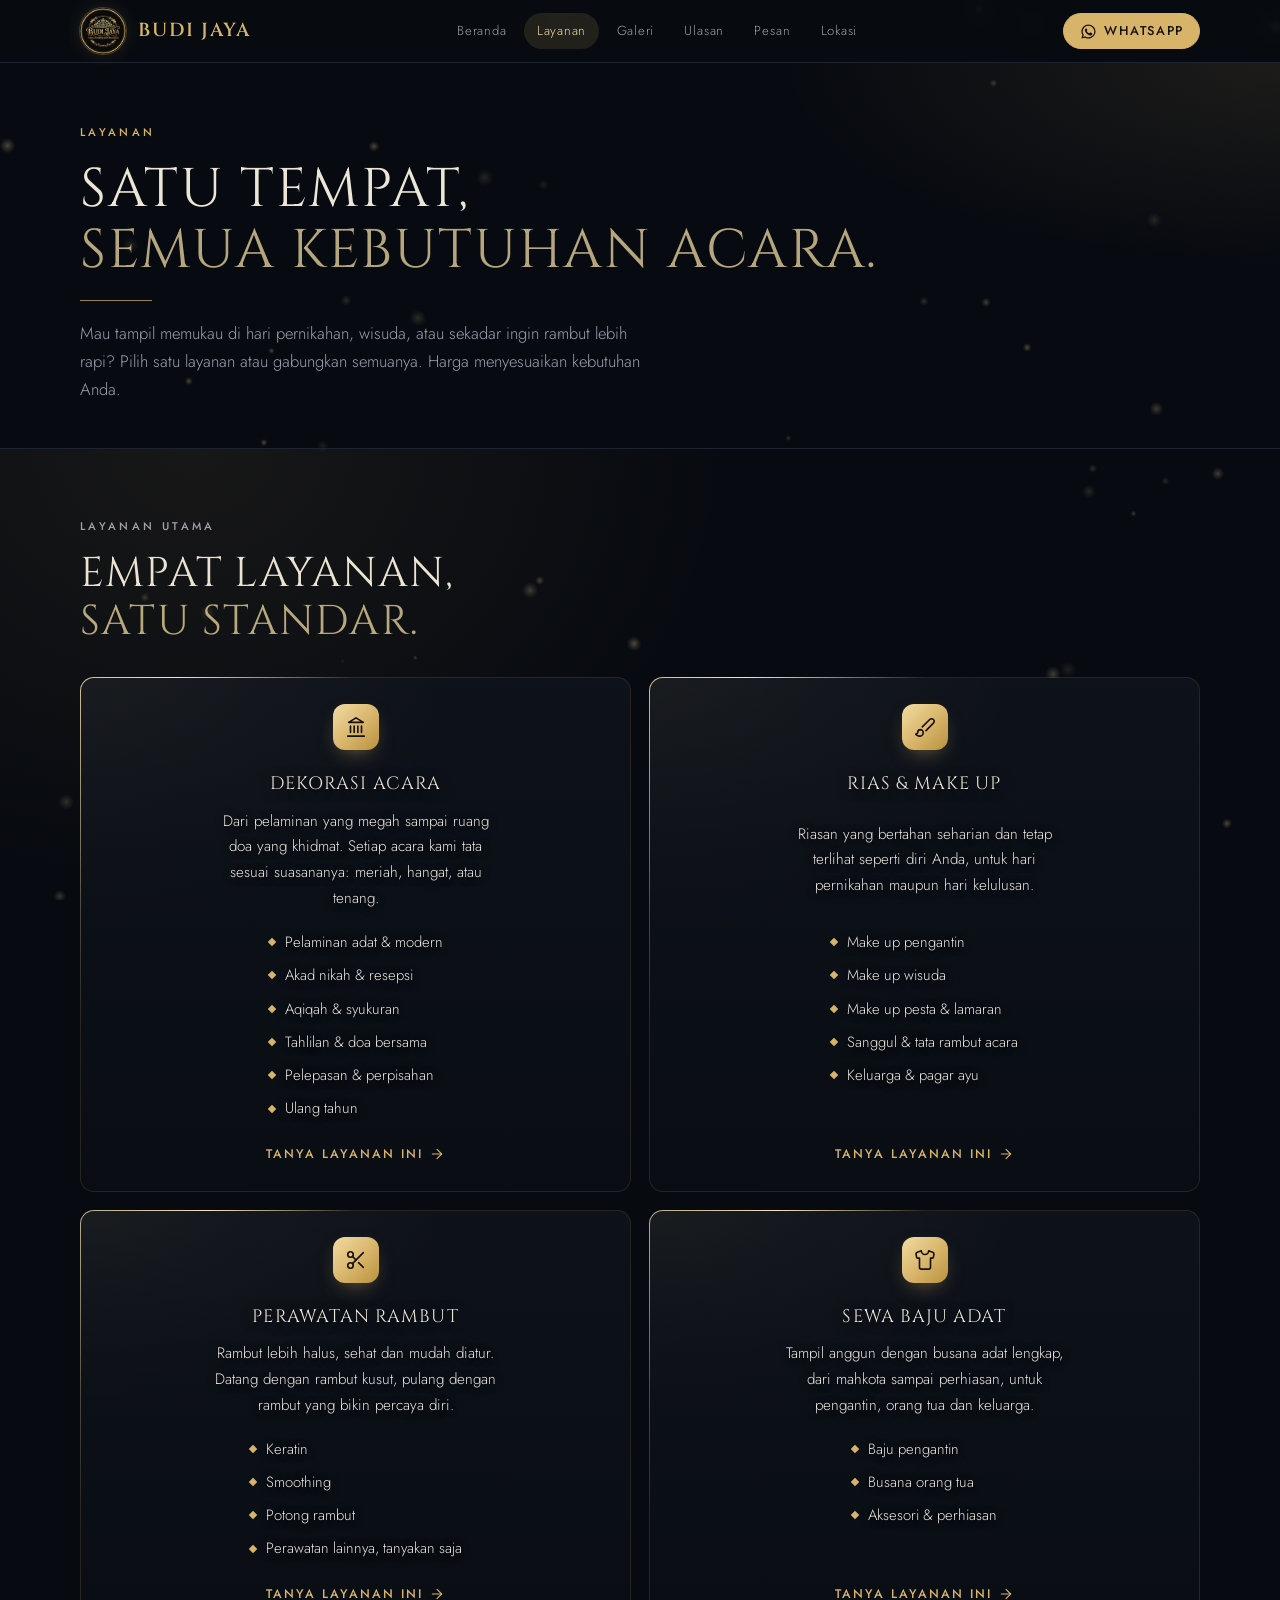
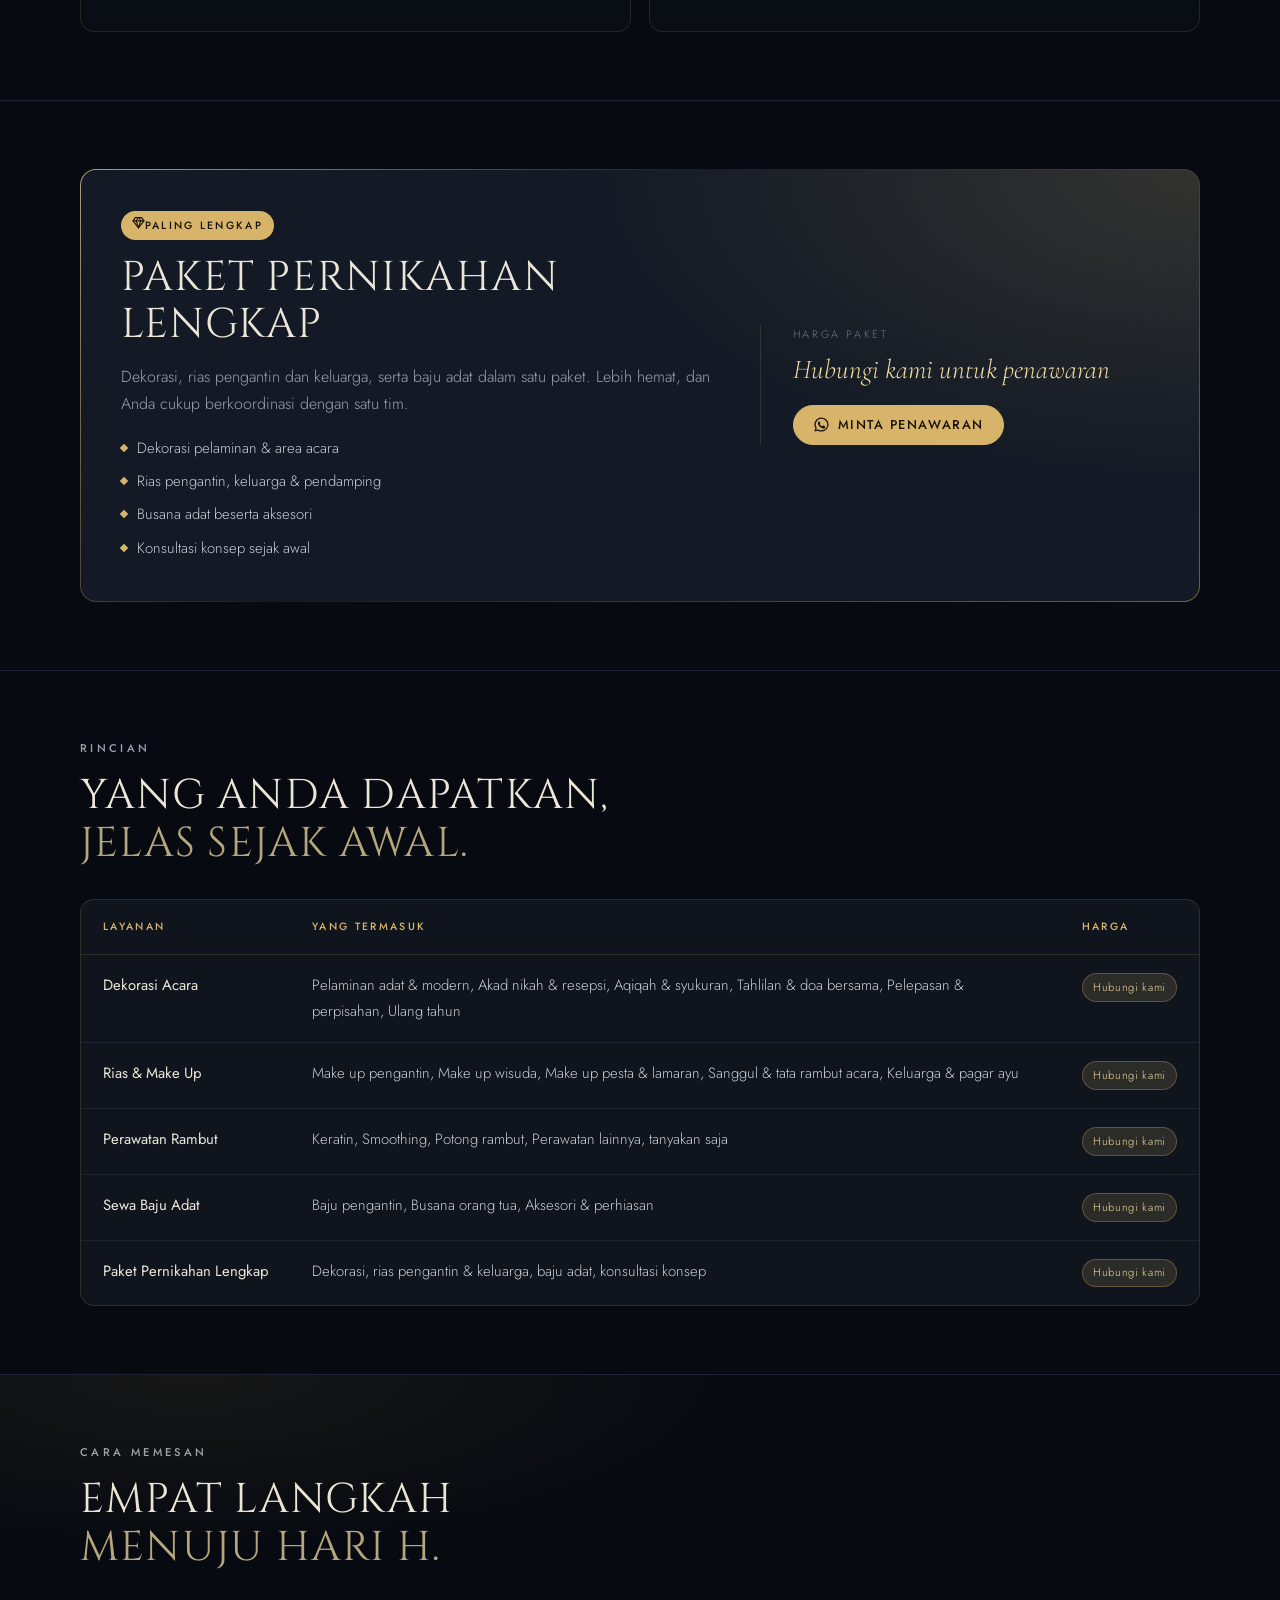
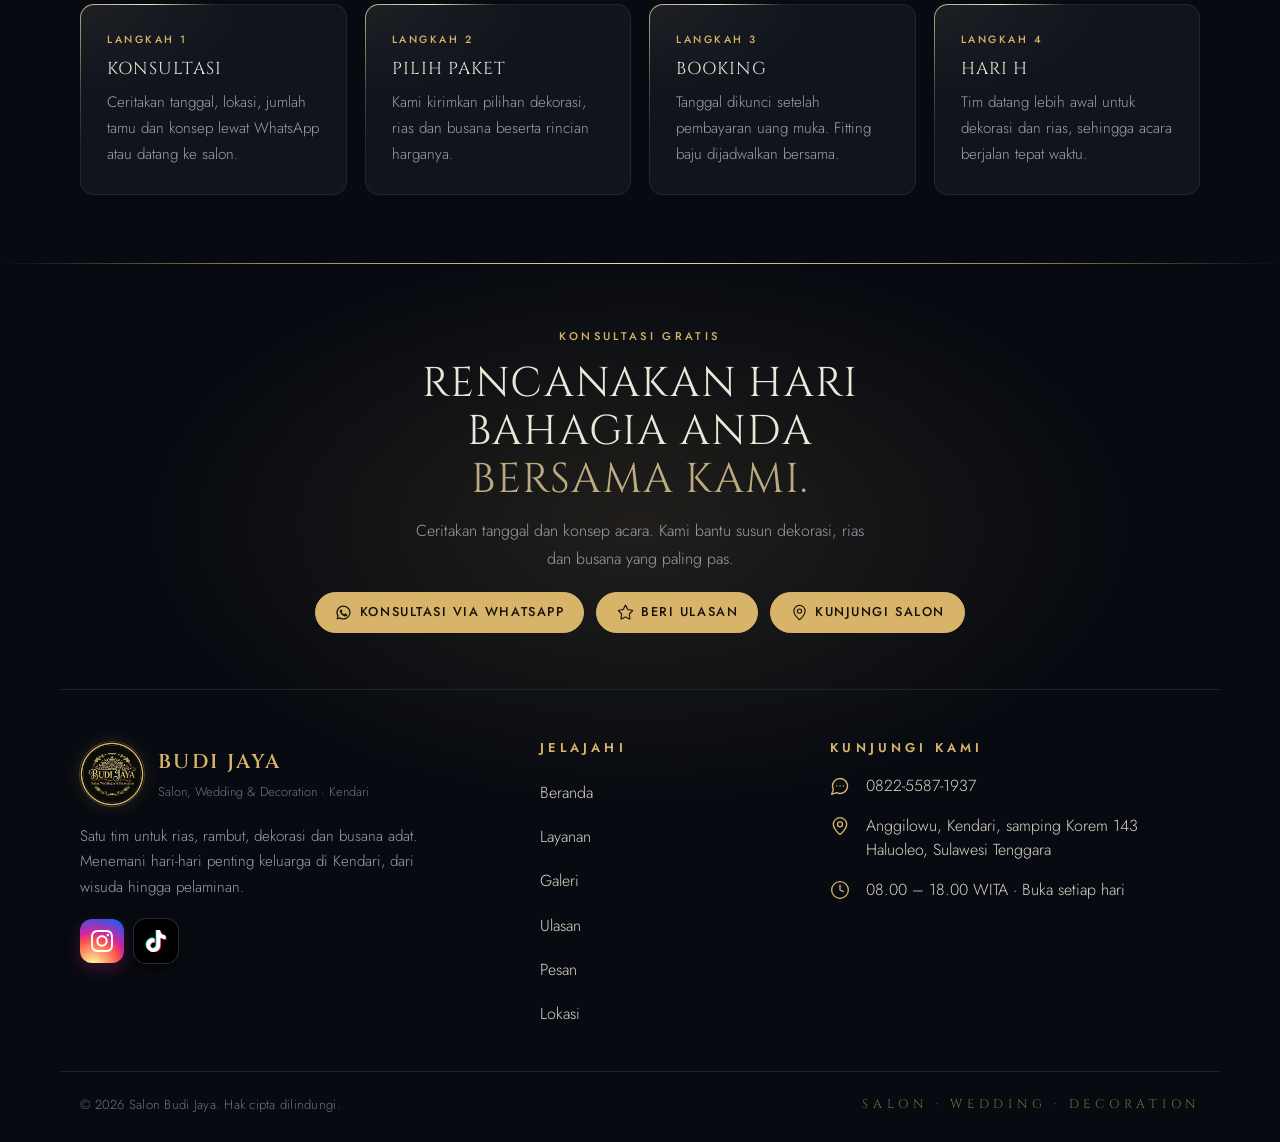
<file: layanan.html>
<!doctype html>
<html lang="id">
<head>
<meta charset="utf-8">
<meta name="viewport" content="width=device-width, initial-scale=1, viewport-fit=cover">
<title>Layanan · Salon Budi Jaya</title>
<meta name="claude:viewport-fit-sides" content="cover">
<meta name="description" content="Layanan Salon Budi Jaya Kendari: dekorasi pernikahan, aqiqah, tahlilan dan pelepasan; make up pengantin dan wisuda, sanggul; keratin, smoothing dan potong rambut; sewa baju adat; paket pernikahan lengkap.">
<link rel="canonical" href="https://salon-budi-jaya-kendari.vercel.app/layanan.html">
<meta property="og:type" content="website">
<meta property="og:site_name" content="Salon Budi Jaya">
<meta property="og:locale" content="id_ID">
<meta property="og:title" content="Layanan · Salon Budi Jaya">
<meta property="og:description" content="Layanan Salon Budi Jaya Kendari: dekorasi pernikahan, aqiqah, tahlilan dan pelepasan; make up pengantin dan wisuda, sanggul; keratin, smoothing dan potong rambut; sewa baju adat; paket pernikahan lengkap.">
<meta property="og:url" content="https://salon-budi-jaya-kendari.vercel.app/layanan.html">
<meta property="og:image" content="https://salon-budi-jaya-kendari.vercel.app/og-budijaya-v2.jpg">
<meta property="og:image:width" content="1200">
<meta property="og:image:height" content="630">
<meta property="og:image:alt" content="Logo Salon Budi Jaya, Kendari">
<meta name="twitter:card" content="summary_large_image">
<link rel="icon" href="favicon.ico" sizes="any">
<link rel="icon" type="image/png" sizes="32x32" href="favicon-32.png">
<link rel="apple-touch-icon" href="apple-touch-icon.png">
<link rel="manifest" href="site.webmanifest">
<meta name="theme-color" content="#080B11">
<link rel="preconnect" href="https://fonts.googleapis.com">
<link rel="preconnect" href="https://fonts.gstatic.com" crossorigin>
<link rel="stylesheet" href="https://fonts.googleapis.com/css2?family=Cinzel:wght@400;500;600&family=Italiana&family=Cormorant+Garamond:ital,wght@1,400;1,500&family=Jost:wght@300;400;500&display=swap">
<link rel="stylesheet" href="style.css">
</head>
<body>
<svg width="0" height="0" style="position:absolute" aria-hidden="true"><defs>
<symbol id="wa" viewBox="0 0 24 24"><path fill="currentColor" d="M12 2a10 10 0 0 0-8.6 15.1L2 22l5-1.3A10 10 0 1 0 12 2Zm0 18.2a8.2 8.2 0 0 1-4.2-1.2l-.3-.2-3 .8.8-2.9-.2-.3A8.2 8.2 0 1 1 12 20.2Zm4.5-6.1c-.2-.1-1.5-.7-1.7-.8-.2-.1-.4-.1-.6.1l-.8 1c-.1.2-.3.2-.5.1a6.7 6.7 0 0 1-3.3-2.9c-.3-.4.3-.4.7-1.3.1-.2 0-.3 0-.4l-.8-1.8c-.2-.5-.4-.4-.6-.4h-.5a1 1 0 0 0-.7.3 3 3 0 0 0-.9 2.2 5.2 5.2 0 0 0 1.1 2.7 11.8 11.8 0 0 0 4.5 4c1.7.7 2.3.8 3.1.6.5 0 1.5-.6 1.7-1.2.2-.6.2-1.1.2-1.2-.1-.1-.3-.2-.6-.3Z"/></symbol>
<symbol id="i-scissors" viewBox="0 0 24 24"><circle cx="6" cy="6" r="3" /> <path d="M8.12 8.12 12 12" /> <path d="M20 4 8.12 15.88" /> <circle cx="6" cy="18" r="3" /> <path d="M14.8 14.8 20 20" /></symbol>
<symbol id="i-flower-2" viewBox="0 0 24 24"><path d="M12 5a3 3 0 1 1 3 3m-3-3a3 3 0 1 0-3 3m3-3v1M9 8a3 3 0 1 0 3 3M9 8h1m5 0a3 3 0 1 1-3 3m3-3h-1m-2 3v-1" /> <circle cx="12" cy="8" r="2" /> <path d="M12 10v12" /> <path d="M12 22c4.2 0 7-1.667 7-5-4.2 0-7 1.667-7 5Z" /> <path d="M12 22c-4.2 0-7-1.667-7-5 4.2 0 7 1.667 7 5Z" /></symbol>
<symbol id="i-brush" viewBox="0 0 24 24"><path d="m9.06 11.9 8.07-8.06a2.85 2.85 0 1 1 4.03 4.03l-8.06 8.08" /> <path d="M7.07 14.94c-1.66 0-3 1.35-3 3.02 0 1.33-2.5 1.52-2 2.02 1.08 1.1 2.49 2.02 4 2.02 2.2 0 4-1.8 4-4.04a3.01 3.01 0 0 0-3-3.02z" /></symbol>
<symbol id="i-shirt" viewBox="0 0 24 24"><path d="M20.38 3.46 16 2a4 4 0 0 1-8 0L3.62 3.46a2 2 0 0 0-1.34 2.23l.58 3.47a1 1 0 0 0 .99.84H6v10c0 1.1.9 2 2 2h8a2 2 0 0 0 2-2V10h2.15a1 1 0 0 0 .99-.84l.58-3.47a2 2 0 0 0-1.34-2.23z" /></symbol>
<symbol id="i-sparkles" viewBox="0 0 24 24"><path d="M9.937 15.5A2 2 0 0 0 8.5 14.063l-6.135-1.582a.5.5 0 0 1 0-.962L8.5 9.936A2 2 0 0 0 9.937 8.5l1.582-6.135a.5.5 0 0 1 .963 0L14.063 8.5A2 2 0 0 0 15.5 9.937l6.135 1.581a.5.5 0 0 1 0 .964L15.5 14.063a2 2 0 0 0-1.437 1.437l-1.582 6.135a.5.5 0 0 1-.963 0z" /> <path d="M20 3v4" /> <path d="M22 5h-4" /> <path d="M4 17v2" /> <path d="M5 18H3" /></symbol>
<symbol id="i-images" viewBox="0 0 24 24"><path d="M18 22H4a2 2 0 0 1-2-2V6" /> <path d="m22 13-1.296-1.296a2.41 2.41 0 0 0-3.408 0L11 18" /> <circle cx="12" cy="8" r="2" /> <rect width="16" height="16" x="6" y="2" rx="2" /></symbol>
<symbol id="i-message-circle-more" viewBox="0 0 24 24"><path d="M7.9 20A9 9 0 1 0 4 16.1L2 22Z" /> <path d="M8 12h.01" /> <path d="M12 12h.01" /> <path d="M16 12h.01" /></symbol>
<symbol id="i-map-pin" viewBox="0 0 24 24"><path d="M20 10c0 4.993-5.539 10.193-7.399 11.799a1 1 0 0 1-1.202 0C9.539 20.193 4 14.993 4 10a8 8 0 0 1 16 0" /> <circle cx="12" cy="10" r="3" /></symbol>
<symbol id="i-star" viewBox="0 0 24 24"><path d="M11.525 2.295a.53.53 0 0 1 .95 0l2.31 4.679a2.123 2.123 0 0 0 1.595 1.16l5.166.756a.53.53 0 0 1 .294.904l-3.736 3.638a2.123 2.123 0 0 0-.611 1.878l.882 5.14a.53.53 0 0 1-.771.56l-4.618-2.428a2.122 2.122 0 0 0-1.973 0L6.396 21.01a.53.53 0 0 1-.77-.56l.881-5.139a2.122 2.122 0 0 0-.611-1.879L2.16 9.795a.53.53 0 0 1 .294-.906l5.165-.755a2.122 2.122 0 0 0 1.597-1.16z" /></symbol>
<symbol id="i-menu" viewBox="0 0 24 24"><line x1="4" x2="20" y1="12" y2="12" /> <line x1="4" x2="20" y1="6" y2="6" /> <line x1="4" x2="20" y1="18" y2="18" /></symbol>
<symbol id="i-arrow-right" viewBox="0 0 24 24"><path d="M5 12h14" /> <path d="m12 5 7 7-7 7" /></symbol>
<symbol id="i-person-standing" viewBox="0 0 24 24"><circle cx="12" cy="5" r="1" /> <path d="m9 20 3-6 3 6" /> <path d="m6 8 6 2 6-2" /> <path d="M12 10v4" /></symbol>
<symbol id="i-instagram" viewBox="0 0 24 24"><rect width="20" height="20" x="2" y="2" rx="5" ry="5" /> <path d="M16 11.37A4 4 0 1 1 12.63 8 4 4 0 0 1 16 11.37z" /> <line x1="17.5" x2="17.51" y1="6.5" y2="6.5" /></symbol>
<symbol id="i-facebook" viewBox="0 0 24 24"><path d="M18 2h-3a5 5 0 0 0-5 5v3H7v4h3v8h4v-8h3l1-4h-4V7a1 1 0 0 1 1-1h3z" /></symbol>
<symbol id="i-signpost" viewBox="0 0 24 24"><path d="M12 13v8" /> <path d="M12 3v3" /> <path d="M18 6a2 2 0 0 1 1.387.56l2.307 2.22a1 1 0 0 1 0 1.44l-2.307 2.22A2 2 0 0 1 18 13H6a2 2 0 0 1-1.387-.56l-2.306-2.22a1 1 0 0 1 0-1.44l2.306-2.22A2 2 0 0 1 6 6z" /></symbol>
<symbol id="i-landmark" viewBox="0 0 24 24"><line x1="3" x2="21" y1="22" y2="22" /> <line x1="6" x2="6" y1="18" y2="11" /> <line x1="10" x2="10" y1="18" y2="11" /> <line x1="14" x2="14" y1="18" y2="11" /> <line x1="18" x2="18" y1="18" y2="11" /> <polygon points="12 2 20 7 4 7" /></symbol>
<symbol id="i-clock" viewBox="0 0 24 24"><circle cx="12" cy="12" r="10" /> <polyline points="12 6 12 12 16 14" /></symbol>
<symbol id="i-gem" viewBox="0 0 24 24"><path d="M6 3h12l4 6-10 13L2 9Z" /> <path d="M11 3 8 9l4 13 4-13-3-6" /> <path d="M2 9h20" /></symbol>
</defs></svg>
<div class="site-bg" aria-hidden="true"><div class="sb-photo"></div><canvas class="sb-sparks"></canvas></div>
<div class="scroll-prog" aria-hidden="true"></div>
<header class="top" id="top">
  <div class="wrap bar">
    <a class="brand" href="index.html" aria-label="Salon Budi Jaya, ke beranda"><img class="lg" src="logo-badge.png" alt="" width="46" height="46"><b>BUDI <span class="g">JAYA</span></b></a>
    <nav class="links" aria-label="Navigasi utama"><a href="index.html">Beranda</a><a href="layanan.html" aria-current="page">Layanan</a><a href="galeri.html">Galeri</a><a href="ulasan.html">Ulasan</a><a href="pesan.html">Pesan</a><a href="lokasi.html">Lokasi</a></nav>
    <div class="top-actions">
      <a class="btn btn-gold wa-link" href="pesan.html"><svg><use href="#wa"/></svg><span>WhatsApp</span></a>
      <button class="menu-btn" id="menuBtn" type="button" aria-expanded="false" aria-controls="mnav" aria-label="Buka menu"><svg class="lc" aria-hidden="true"><use href="#i-menu"/></svg></button>
    </div>
  </div>
  <nav class="mnav" id="mnav" aria-label="Menu"><a href="index.html">Beranda <span>01</span></a><a href="layanan.html" aria-current="page">Layanan <span>02</span></a><a href="galeri.html">Galeri <span>03</span></a><a href="ulasan.html">Ulasan <span>04</span></a><a href="pesan.html">Pesan <span>05</span></a><a href="lokasi.html">Lokasi <span>06</span></a></nav>
</header>
<main>
<section class="intro">
  <div class="wrap">
    <p class="eyebrow">Layanan</p>
    <h1>Satu tempat,<br><span class="soft">semua kebutuhan acara.</span></h1>
    <div class="line" aria-hidden="true"></div>
    <p class="lead">Mau tampil memukau di hari pernikahan, wisuda, atau sekadar ingin rambut lebih rapi? Pilih satu layanan atau gabungkan semuanya. Harga menyesuaikan kebutuhan Anda.</p>
  </div>
</section>
<section class="divide glow">
  <div class="wrap">
    <div class="sec-head reveal"><p class="eyebrow">Layanan Utama</p><h2>Empat layanan, <span class="soft">satu standar.</span></h2></div>
    <div class="grid-2 svc-grid reveal"><article class="card svc has-bg" id="dekorasi" style="--bg:url('https://images.unsplash.com/photo-1712314947761-a8d718bd8c32?w=900&q=70&auto=format&fit=crop')">
        <div class="ico"><svg class="lc" aria-hidden="true"><use href="#i-landmark"/></svg></div>
        <h3>Dekorasi Acara</h3>
        <p>Dari pelaminan yang megah sampai ruang doa yang khidmat. Setiap acara kami tata sesuai suasananya: meriah, hangat, atau tenang.</p>
        <ul class="ticks"><li>Pelaminan adat &amp; modern</li><li>Akad nikah &amp; resepsi</li><li>Aqiqah &amp; syukuran</li><li>Tahlilan &amp; doa bersama</li><li>Pelepasan &amp; perpisahan</li><li>Ulang tahun</li></ul>
        <a class="link" href="pesan.html#dekorasi">Tanya layanan ini <svg class="lc" aria-hidden="true"><use href="#i-arrow-right"/></svg></a>
      </article><article class="card svc has-bg" id="rias" style="--bg:url('https://images.unsplash.com/photo-1704621354138-e124277356f2?w=900&q=70&auto=format&fit=crop')">
        <div class="ico"><svg class="lc" aria-hidden="true"><use href="#i-brush"/></svg></div>
        <h3>Rias &amp; Make Up</h3>
        <p>Riasan yang bertahan seharian dan tetap terlihat seperti diri Anda, untuk hari pernikahan maupun hari kelulusan.</p>
        <ul class="ticks"><li>Make up pengantin</li><li>Make up wisuda</li><li>Make up pesta &amp; lamaran</li><li>Sanggul &amp; tata rambut acara</li><li>Keluarga &amp; pagar ayu</li></ul>
        <a class="link" href="pesan.html#rias">Tanya layanan ini <svg class="lc" aria-hidden="true"><use href="#i-arrow-right"/></svg></a>
      </article><article class="card svc has-bg" id="rambut" style="--bg:url('https://images.unsplash.com/photo-1580618672591-eb180b1a973f?w=900&q=70&auto=format&fit=crop')">
        <div class="ico"><svg class="lc" aria-hidden="true"><use href="#i-scissors"/></svg></div>
        <h3>Perawatan Rambut</h3>
        <p>Rambut lebih halus, sehat dan mudah diatur. Datang dengan rambut kusut, pulang dengan rambut yang bikin percaya diri.</p>
        <ul class="ticks"><li>Keratin</li><li>Smoothing</li><li>Potong rambut</li><li>Perawatan lainnya, tanyakan saja</li></ul>
        <a class="link" href="pesan.html#rambut">Tanya layanan ini <svg class="lc" aria-hidden="true"><use href="#i-arrow-right"/></svg></a>
      </article><article class="card svc has-bg" id="bajuadat" style="--bg:url('https://images.unsplash.com/photo-1762111067807-92e7a0f8d931?w=900&q=70&auto=format&fit=crop')">
        <div class="ico"><svg class="lc" aria-hidden="true"><use href="#i-shirt"/></svg></div>
        <h3>Sewa Baju Adat</h3>
        <p>Tampil anggun dengan busana adat lengkap, dari mahkota sampai perhiasan, untuk pengantin, orang tua dan keluarga.</p>
        <ul class="ticks"><li>Baju pengantin</li><li>Busana orang tua</li><li>Aksesori &amp; perhiasan</li></ul>
        <a class="link" href="pesan.html#bajuadat">Tanya layanan ini <svg class="lc" aria-hidden="true"><use href="#i-arrow-right"/></svg></a>
      </article></div>
  </div>
</section>

<section class="divide" id="paket" style="scroll-margin-top:90px">
  <div class="wrap reveal">
    <div class="feature"><div class="in">
      <div>
        <span class="tag"><svg class="lc" aria-hidden="true"><use href="#i-gem"/></svg>Paling lengkap</span>
        <h2>Paket Pernikahan Lengkap</h2>
        <p class="muted" style="margin-top:14px">Dekorasi, rias pengantin dan keluarga, serta baju adat dalam satu paket. Lebih hemat, dan Anda cukup berkoordinasi dengan satu tim.</p>
        <ul class="ticks" style="margin-top:18px"><li>Dekorasi pelaminan &amp; area acara</li><li>Rias pengantin, keluarga &amp; pendamping</li><li>Busana adat beserta aksesori</li><li>Konsultasi konsep sejak awal</li></ul>
      </div>
      <div class="price">
        <span class="lbl">Harga paket</span>
        <span class="v">Hubungi kami untuk penawaran</span>
        <a class="btn btn-gold" href="pesan.html#paket" style="justify-self:start;margin-top:8px"><svg><use href="#wa"/></svg>Minta Penawaran</a>
      </div>
    </div></div>
  </div>
</section>

<section class="divide">
  <div class="wrap">
    <div class="sec-head reveal"><p class="eyebrow">Rincian</p><h2>Yang Anda dapatkan, <span class="soft">jelas sejak awal.</span></h2></div>
    <div class="tbl-wrap reveal"><table class="tbl"><thead><tr><th>Layanan</th><th>Yang termasuk</th><th>Harga</th></tr></thead><tbody><tr><td>Dekorasi Acara</td><td>Pelaminan adat &amp; modern, Akad nikah &amp; resepsi, Aqiqah &amp; syukuran, Tahlilan &amp; doa bersama, Pelepasan &amp; perpisahan, Ulang tahun</td><td><span class="pill">Hubungi kami</span></td></tr><tr><td>Rias &amp; Make Up</td><td>Make up pengantin, Make up wisuda, Make up pesta &amp; lamaran, Sanggul &amp; tata rambut acara, Keluarga &amp; pagar ayu</td><td><span class="pill">Hubungi kami</span></td></tr><tr><td>Perawatan Rambut</td><td>Keratin, Smoothing, Potong rambut, Perawatan lainnya, tanyakan saja</td><td><span class="pill">Hubungi kami</span></td></tr><tr><td>Sewa Baju Adat</td><td>Baju pengantin, Busana orang tua, Aksesori &amp; perhiasan</td><td><span class="pill">Hubungi kami</span></td></tr><tr><td>Paket Pernikahan Lengkap</td><td>Dekorasi, rias pengantin &amp; keluarga, baju adat, konsultasi konsep</td><td><span class="pill">Hubungi kami</span></td></tr></tbody></table></div>
  </div>
</section>

<section class="divide glow">
  <div class="wrap">
    <div class="sec-head reveal"><p class="eyebrow">Cara Memesan</p><h2>Empat langkah <span class="soft">menuju hari H.</span></h2></div>
    <div class="grid-4 reveal"><div class="card phase"><p class="n">Langkah 1</p><h3>Konsultasi</h3><p>Ceritakan tanggal, lokasi, jumlah tamu dan konsep lewat WhatsApp atau datang ke salon.</p></div><div class="card phase"><p class="n">Langkah 2</p><h3>Pilih Paket</h3><p>Kami kirimkan pilihan dekorasi, rias dan busana beserta rincian harganya.</p></div><div class="card phase"><p class="n">Langkah 3</p><h3>Booking</h3><p>Tanggal dikunci setelah pembayaran uang muka. Fitting baju dijadwalkan bersama.</p></div><div class="card phase"><p class="n">Langkah 4</p><h3>Hari H</h3><p>Tim datang lebih awal untuk dekorasi dan rias, sehingga acara berjalan tepat waktu.</p></div></div>
  </div>
</section>


</main>
<footer>
  <div class="wrap">
    <div class="fcta">
      <p class="eyebrow">Konsultasi Gratis</p>
      <h2>Rencanakan hari bahagia Anda <span class="soft">bersama kami.</span></h2>
      <p>Ceritakan tanggal dan konsep acara. Kami bantu susun dekorasi, rias dan busana yang paling pas.</p>
      <div class="ctas"><a class="btn btn-gold wa-link" href="pesan.html"><svg><use href="#wa"/></svg>Konsultasi via WhatsApp</a><a class="btn btn-gold" href="ulasan.html#beri"><svg class="lc" aria-hidden="true"><use href="#i-star"/></svg>Beri Ulasan</a><a class="btn btn-gold" href="lokasi.html"><svg class="lc" aria-hidden="true"><use href="#i-map-pin"/></svg>Kunjungi Salon</a></div>
    </div>
  </div>
  <div class="wrap fgrid">
    <div class="fcol fbrand">
      <div class="fbrand-top"><img class="flogo lg" src="logo-badge.png" alt="" width="78" height="78"><div><p class="fname">BUDI <span class="g">JAYA</span></p><p class="ftag">Salon, Wedding &amp; Decoration · Kendari</p></div></div>
      <p class="fabout">Satu tim untuk rias, rambut, dekorasi dan busana adat. Menemani hari-hari penting keluarga di Kendari, dari wisuda hingga pelaminan.</p>
  <div class="socials">
      <a href="#" class="so-ig" data-social="instagram" aria-label="Instagram Budi Jaya" target="_blank" rel="noopener"><svg viewBox="0 0 24 24" aria-hidden="true"><path fill="#fff" d="M7.0301.084c-1.2768.0602-2.1487.264-2.911.5634-.7888.3075-1.4575.72-2.1228 1.3877-.6652.6677-1.075 1.3368-1.3802 2.127-.2954.7638-.4956 1.6365-.552 2.914-.0564 1.2775-.0689 1.6882-.0626 4.947.0062 3.2586.0206 3.6671.0825 4.9473.061 1.2765.264 2.1482.5635 2.9107.308.7889.72 1.4573 1.388 2.1228.6679.6655 1.3365 1.0743 2.1285 1.38.7632.295 1.6361.4961 2.9134.552 1.2773.056 1.6884.069 4.9462.0627 3.2578-.0062 3.668-.0207 4.9478-.0814 1.28-.0607 2.147-.2652 2.9098-.5633.7889-.3086 1.4578-.72 2.1228-1.3881.665-.6682 1.0745-1.3378 1.3795-2.1284.2957-.7632.4966-1.636.552-2.9124.056-1.2809.0692-1.6898.063-4.948-.0063-3.2583-.021-3.6668-.0817-4.9465-.0607-1.2797-.264-2.1487-.5633-2.9117-.3084-.7889-.72-1.4568-1.3876-2.1228C21.2982 1.33 20.628.9208 19.8378.6165 19.074.321 18.2017.1197 16.9244.0645 15.6471.0093 15.236-.005 11.977.0014 8.718.0076 8.31.0215 7.0301.0839m.1402 21.6932c-1.17-.0509-1.8053-.2453-2.2287-.408-.5606-.216-.96-.4771-1.3819-.895-.422-.4178-.6811-.8186-.9-1.378-.1644-.4234-.3624-1.058-.4171-2.228-.0595-1.2645-.072-1.6442-.079-4.848-.007-3.2037.0053-3.583.0607-4.848.05-1.169.2456-1.805.408-2.2282.216-.5613.4762-.96.895-1.3816.4188-.4217.8184-.6814 1.3783-.9003.423-.1651 1.0575-.3614 2.227-.4171 1.2655-.06 1.6447-.072 4.848-.079 3.2033-.007 3.5835.005 4.8495.0608 1.169.0508 1.8053.2445 2.228.408.5608.216.96.4754 1.3816.895.4217.4194.6816.8176.9005 1.3787.1653.4217.3617 1.056.4169 2.2263.0602 1.2655.0739 1.645.0796 4.848.0058 3.203-.0055 3.5834-.061 4.848-.051 1.17-.245 1.8055-.408 2.2294-.216.5604-.4763.96-.8954 1.3814-.419.4215-.8181.6811-1.3783.9-.4224.1649-1.0577.3617-2.2262.4174-1.2656.0595-1.6448.072-4.8493.079-3.2045.007-3.5825-.006-4.848-.0608M16.953 5.5864A1.44 1.44 0 1 0 18.39 4.144a1.44 1.44 0 0 0-1.437 1.4424M5.8385 12.012c.0067 3.4032 2.7706 6.1557 6.173 6.1493 3.4026-.0065 6.157-2.7701 6.1506-6.1733-.0065-3.4032-2.771-6.1565-6.174-6.1498-3.403.0067-6.156 2.771-6.1496 6.1738M8 12.0077a4 4 0 1 1 4.008 3.9921A3.9996 3.9996 0 0 1 8 12.0077"/></svg></a>
      <a href="#" data-social="facebook" aria-label="Facebook" target="_blank" rel="noopener"><svg class="lc" aria-hidden="true"><use href="#i-facebook"/></svg></a>
      <a href="#" class="so-tt" data-social="tiktok" data-always="1" aria-label="TikTok Budi Jaya" title="TikTok" target="_blank" rel="noopener"><svg viewBox="0 0 24 24" aria-hidden="true"><path fill="#25F4EE" transform="translate(-.9 -.7)" d="M12.525.02c1.31-.02 2.61-.01 3.91-.02.08 1.53.63 3.09 1.75 4.17 1.12 1.11 2.7 1.62 4.24 1.79v4.03c-1.44-.05-2.89-.35-4.2-.97-.57-.26-1.1-.59-1.62-.93-.01 2.92.01 5.84-.02 8.75-.08 1.4-.54 2.79-1.35 3.94-1.31 1.92-3.58 3.17-5.91 3.21-1.43.08-2.86-.31-4.08-1.03-2.02-1.19-3.44-3.37-3.65-5.71-.02-.5-.03-1-.01-1.49.18-1.9 1.12-3.72 2.58-4.96 1.66-1.44 3.98-2.13 6.15-1.72.02 1.48-.04 2.96-.04 4.44-.99-.32-2.15-.23-3.02.37-.63.41-1.11 1.04-1.36 1.75-.21.51-.15 1.07-.14 1.61.24 1.64 1.82 3.02 3.5 2.87 1.12-.01 2.19-.66 2.77-1.61.19-.33.4-.67.41-1.06.1-1.79.06-3.57.07-5.36.01-4.03-.01-8.05.02-12.07z"/><path fill="#FE2C55" transform="translate(.9 .7)" d="M12.525.02c1.31-.02 2.61-.01 3.91-.02.08 1.53.63 3.09 1.75 4.17 1.12 1.11 2.7 1.62 4.24 1.79v4.03c-1.44-.05-2.89-.35-4.2-.97-.57-.26-1.1-.59-1.62-.93-.01 2.92.01 5.84-.02 8.75-.08 1.4-.54 2.79-1.35 3.94-1.31 1.92-3.58 3.17-5.91 3.21-1.43.08-2.86-.31-4.08-1.03-2.02-1.19-3.44-3.37-3.65-5.71-.02-.5-.03-1-.01-1.49.18-1.9 1.12-3.72 2.58-4.96 1.66-1.44 3.98-2.13 6.15-1.72.02 1.48-.04 2.96-.04 4.44-.99-.32-2.15-.23-3.02.37-.63.41-1.11 1.04-1.36 1.75-.21.51-.15 1.07-.14 1.61.24 1.64 1.82 3.02 3.5 2.87 1.12-.01 2.19-.66 2.77-1.61.19-.33.4-.67.41-1.06.1-1.79.06-3.57.07-5.36.01-4.03-.01-8.05.02-12.07z"/><path fill="#fff" d="M12.525.02c1.31-.02 2.61-.01 3.91-.02.08 1.53.63 3.09 1.75 4.17 1.12 1.11 2.7 1.62 4.24 1.79v4.03c-1.44-.05-2.89-.35-4.2-.97-.57-.26-1.1-.59-1.62-.93-.01 2.92.01 5.84-.02 8.75-.08 1.4-.54 2.79-1.35 3.94-1.31 1.92-3.58 3.17-5.91 3.21-1.43.08-2.86-.31-4.08-1.03-2.02-1.19-3.44-3.37-3.65-5.71-.02-.5-.03-1-.01-1.49.18-1.9 1.12-3.72 2.58-4.96 1.66-1.44 3.98-2.13 6.15-1.72.02 1.48-.04 2.96-.04 4.44-.99-.32-2.15-.23-3.02.37-.63.41-1.11 1.04-1.36 1.75-.21.51-.15 1.07-.14 1.61.24 1.64 1.82 3.02 3.5 2.87 1.12-.01 2.19-.66 2.77-1.61.19-.33.4-.67.41-1.06.1-1.79.06-3.57.07-5.36.01-4.03-.01-8.05.02-12.07z"/></svg></a>
    </div>
      <p class="meta" id="socialNote">Tautan media sosial belum diisi.</p>
    </div>
    <nav class="fcol" aria-label="Menu bawah">
      <p class="fhead">Jelajahi</p>
      <ul class="flinks"><li><a href="index.html">Beranda</a></li><li><a href="layanan.html">Layanan</a></li><li><a href="galeri.html">Galeri</a></li><li><a href="ulasan.html">Ulasan</a></li><li><a href="pesan.html">Pesan</a></li><li><a href="lokasi.html">Lokasi</a></li></ul>
    </nav>
    <div class="fcol">
      <p class="fhead">Kunjungi Kami</p>
      <ul class="finfo">
        <li><svg class="lc" aria-hidden="true"><use href="#i-message-circle-more"/></svg><a class="wa-link" href="pesan.html">0822-5587-1937</a></li>
        <li><svg class="lc" aria-hidden="true"><use href="#i-map-pin"/></svg><a href="lokasi.html">Anggilowu, Kendari, samping Korem 143 Haluoleo, Sulawesi Tenggara</a></li>
        <li><svg class="lc" aria-hidden="true"><use href="#i-clock"/></svg><span>08.00 &ndash; 18.00 WITA · Buka setiap hari</span></li>
      </ul>
    </div>
  </div>
  <div class="wrap fbottom">
    <p class="copy">© 2026 Salon Budi Jaya. Hak cipta dilindungi.</p>
    <p class="fsig">Salon · Wedding · Decoration</p>
  </div>
</footer>
<button class="to-top" type="button" aria-label="Kembali ke atas" hidden><svg viewBox="0 0 24 24"><path d="m18 15-6-6-6 6"/></svg></button>
<script src="app.js"></script>
</body>
</html>
</file>
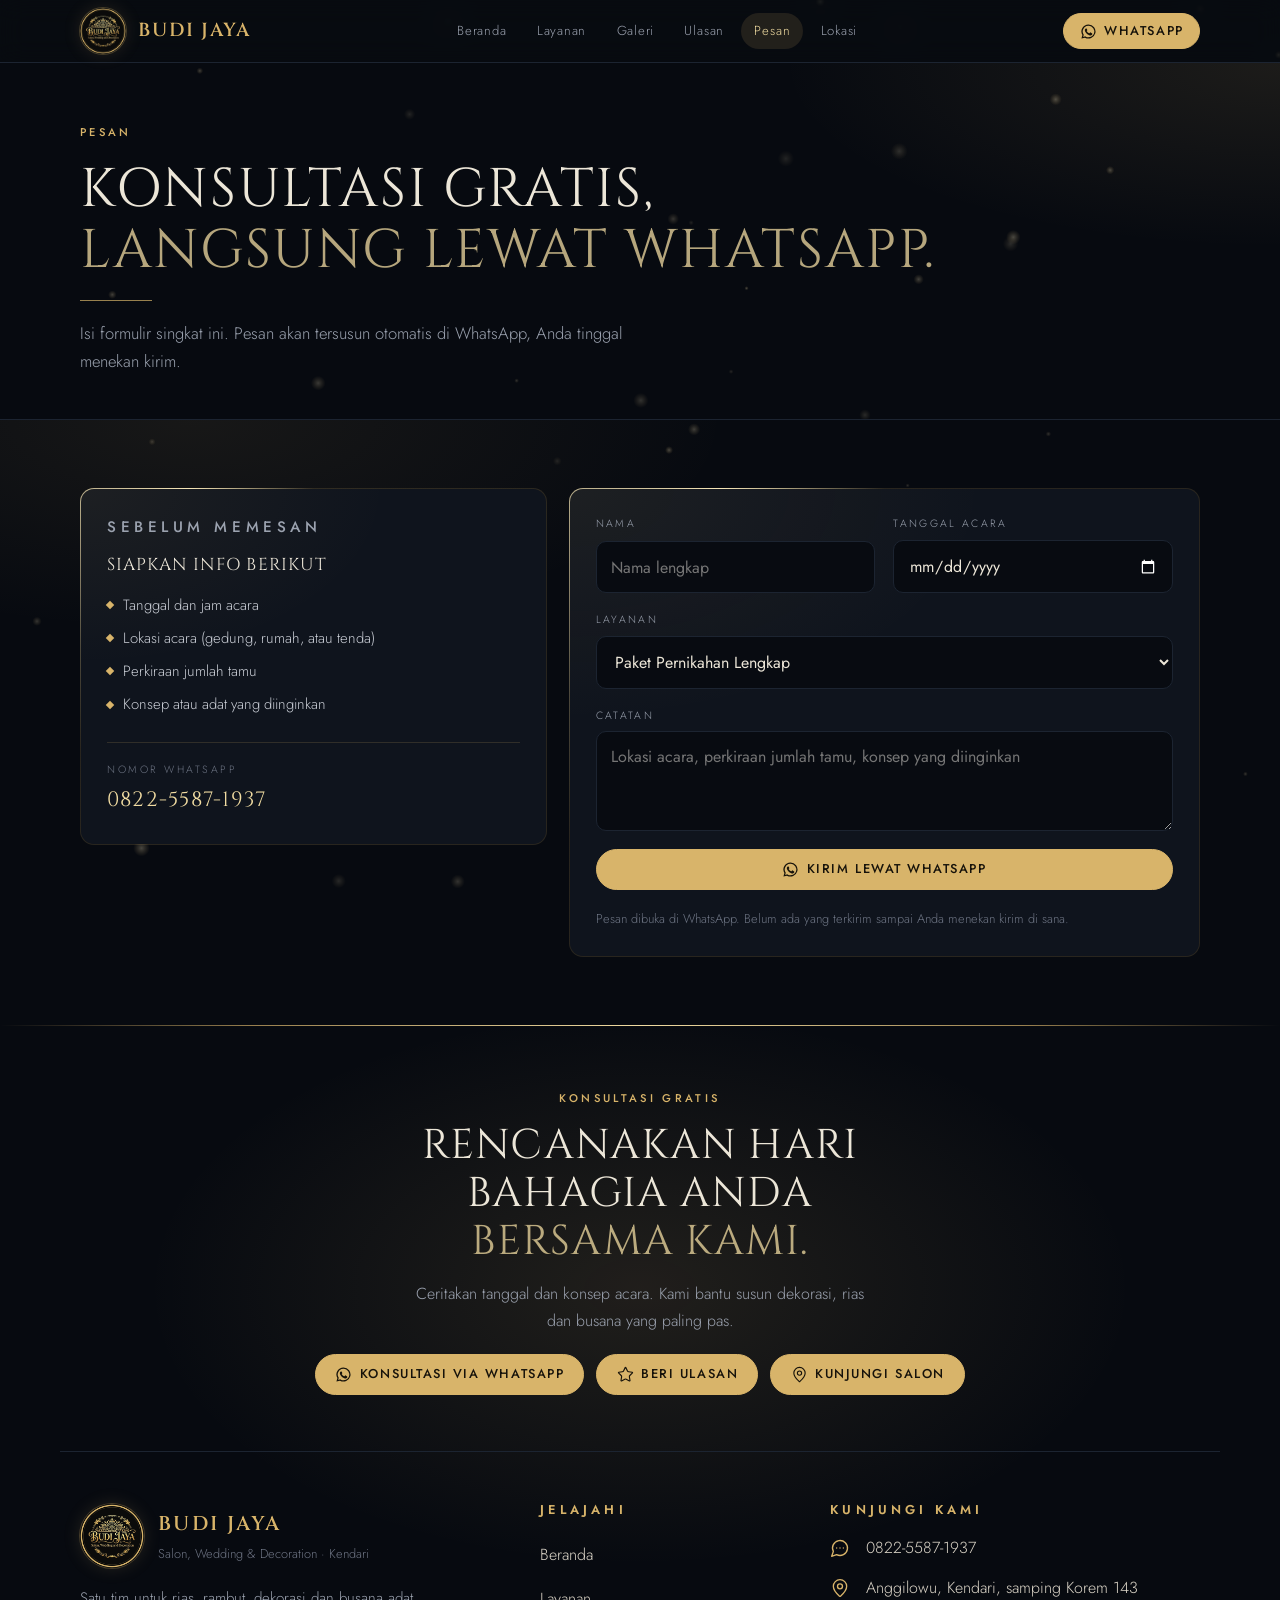
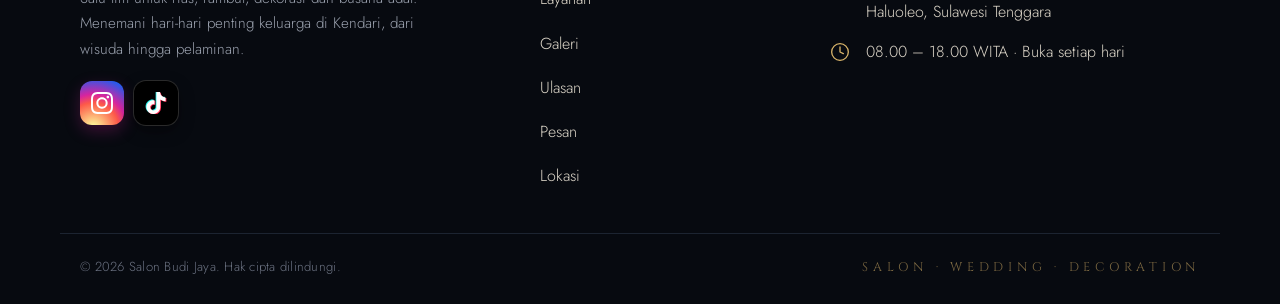
<file: pesan.html>
<!doctype html>
<html lang="id">
<head>
<meta charset="utf-8">
<meta name="viewport" content="width=device-width, initial-scale=1, viewport-fit=cover">
<title>Pesan · Salon Budi Jaya</title>
<meta name="claude:viewport-fit-sides" content="cover">
<meta name="description" content="Pesan dan konsultasi gratis dengan Salon Budi Jaya Kendari lewat WhatsApp 0822-5587-1937.">
<link rel="canonical" href="https://salon-budi-jaya-kendari.vercel.app/pesan.html">
<meta property="og:type" content="website">
<meta property="og:site_name" content="Salon Budi Jaya">
<meta property="og:locale" content="id_ID">
<meta property="og:title" content="Pesan · Salon Budi Jaya">
<meta property="og:description" content="Pesan dan konsultasi gratis dengan Salon Budi Jaya Kendari lewat WhatsApp 0822-5587-1937.">
<meta property="og:url" content="https://salon-budi-jaya-kendari.vercel.app/pesan.html">
<meta property="og:image" content="https://salon-budi-jaya-kendari.vercel.app/og-budijaya-v2.jpg">
<meta property="og:image:width" content="1200">
<meta property="og:image:height" content="630">
<meta property="og:image:alt" content="Logo Salon Budi Jaya, Kendari">
<meta name="twitter:card" content="summary_large_image">
<link rel="icon" href="favicon.ico" sizes="any">
<link rel="icon" type="image/png" sizes="32x32" href="favicon-32.png">
<link rel="apple-touch-icon" href="apple-touch-icon.png">
<link rel="manifest" href="site.webmanifest">
<meta name="theme-color" content="#080B11">
<link rel="preconnect" href="https://fonts.googleapis.com">
<link rel="preconnect" href="https://fonts.gstatic.com" crossorigin>
<link rel="stylesheet" href="https://fonts.googleapis.com/css2?family=Cinzel:wght@400;500;600&family=Italiana&family=Cormorant+Garamond:ital,wght@1,400;1,500&family=Jost:wght@300;400;500&display=swap">
<link rel="stylesheet" href="style.css">
</head>
<body>
<svg width="0" height="0" style="position:absolute" aria-hidden="true"><defs>
<symbol id="wa" viewBox="0 0 24 24"><path fill="currentColor" d="M12 2a10 10 0 0 0-8.6 15.1L2 22l5-1.3A10 10 0 1 0 12 2Zm0 18.2a8.2 8.2 0 0 1-4.2-1.2l-.3-.2-3 .8.8-2.9-.2-.3A8.2 8.2 0 1 1 12 20.2Zm4.5-6.1c-.2-.1-1.5-.7-1.7-.8-.2-.1-.4-.1-.6.1l-.8 1c-.1.2-.3.2-.5.1a6.7 6.7 0 0 1-3.3-2.9c-.3-.4.3-.4.7-1.3.1-.2 0-.3 0-.4l-.8-1.8c-.2-.5-.4-.4-.6-.4h-.5a1 1 0 0 0-.7.3 3 3 0 0 0-.9 2.2 5.2 5.2 0 0 0 1.1 2.7 11.8 11.8 0 0 0 4.5 4c1.7.7 2.3.8 3.1.6.5 0 1.5-.6 1.7-1.2.2-.6.2-1.1.2-1.2-.1-.1-.3-.2-.6-.3Z"/></symbol>
<symbol id="i-scissors" viewBox="0 0 24 24"><circle cx="6" cy="6" r="3" /> <path d="M8.12 8.12 12 12" /> <path d="M20 4 8.12 15.88" /> <circle cx="6" cy="18" r="3" /> <path d="M14.8 14.8 20 20" /></symbol>
<symbol id="i-flower-2" viewBox="0 0 24 24"><path d="M12 5a3 3 0 1 1 3 3m-3-3a3 3 0 1 0-3 3m3-3v1M9 8a3 3 0 1 0 3 3M9 8h1m5 0a3 3 0 1 1-3 3m3-3h-1m-2 3v-1" /> <circle cx="12" cy="8" r="2" /> <path d="M12 10v12" /> <path d="M12 22c4.2 0 7-1.667 7-5-4.2 0-7 1.667-7 5Z" /> <path d="M12 22c-4.2 0-7-1.667-7-5 4.2 0 7 1.667 7 5Z" /></symbol>
<symbol id="i-brush" viewBox="0 0 24 24"><path d="m9.06 11.9 8.07-8.06a2.85 2.85 0 1 1 4.03 4.03l-8.06 8.08" /> <path d="M7.07 14.94c-1.66 0-3 1.35-3 3.02 0 1.33-2.5 1.52-2 2.02 1.08 1.1 2.49 2.02 4 2.02 2.2 0 4-1.8 4-4.04a3.01 3.01 0 0 0-3-3.02z" /></symbol>
<symbol id="i-shirt" viewBox="0 0 24 24"><path d="M20.38 3.46 16 2a4 4 0 0 1-8 0L3.62 3.46a2 2 0 0 0-1.34 2.23l.58 3.47a1 1 0 0 0 .99.84H6v10c0 1.1.9 2 2 2h8a2 2 0 0 0 2-2V10h2.15a1 1 0 0 0 .99-.84l.58-3.47a2 2 0 0 0-1.34-2.23z" /></symbol>
<symbol id="i-sparkles" viewBox="0 0 24 24"><path d="M9.937 15.5A2 2 0 0 0 8.5 14.063l-6.135-1.582a.5.5 0 0 1 0-.962L8.5 9.936A2 2 0 0 0 9.937 8.5l1.582-6.135a.5.5 0 0 1 .963 0L14.063 8.5A2 2 0 0 0 15.5 9.937l6.135 1.581a.5.5 0 0 1 0 .964L15.5 14.063a2 2 0 0 0-1.437 1.437l-1.582 6.135a.5.5 0 0 1-.963 0z" /> <path d="M20 3v4" /> <path d="M22 5h-4" /> <path d="M4 17v2" /> <path d="M5 18H3" /></symbol>
<symbol id="i-images" viewBox="0 0 24 24"><path d="M18 22H4a2 2 0 0 1-2-2V6" /> <path d="m22 13-1.296-1.296a2.41 2.41 0 0 0-3.408 0L11 18" /> <circle cx="12" cy="8" r="2" /> <rect width="16" height="16" x="6" y="2" rx="2" /></symbol>
<symbol id="i-message-circle-more" viewBox="0 0 24 24"><path d="M7.9 20A9 9 0 1 0 4 16.1L2 22Z" /> <path d="M8 12h.01" /> <path d="M12 12h.01" /> <path d="M16 12h.01" /></symbol>
<symbol id="i-map-pin" viewBox="0 0 24 24"><path d="M20 10c0 4.993-5.539 10.193-7.399 11.799a1 1 0 0 1-1.202 0C9.539 20.193 4 14.993 4 10a8 8 0 0 1 16 0" /> <circle cx="12" cy="10" r="3" /></symbol>
<symbol id="i-star" viewBox="0 0 24 24"><path d="M11.525 2.295a.53.53 0 0 1 .95 0l2.31 4.679a2.123 2.123 0 0 0 1.595 1.16l5.166.756a.53.53 0 0 1 .294.904l-3.736 3.638a2.123 2.123 0 0 0-.611 1.878l.882 5.14a.53.53 0 0 1-.771.56l-4.618-2.428a2.122 2.122 0 0 0-1.973 0L6.396 21.01a.53.53 0 0 1-.77-.56l.881-5.139a2.122 2.122 0 0 0-.611-1.879L2.16 9.795a.53.53 0 0 1 .294-.906l5.165-.755a2.122 2.122 0 0 0 1.597-1.16z" /></symbol>
<symbol id="i-menu" viewBox="0 0 24 24"><line x1="4" x2="20" y1="12" y2="12" /> <line x1="4" x2="20" y1="6" y2="6" /> <line x1="4" x2="20" y1="18" y2="18" /></symbol>
<symbol id="i-arrow-right" viewBox="0 0 24 24"><path d="M5 12h14" /> <path d="m12 5 7 7-7 7" /></symbol>
<symbol id="i-person-standing" viewBox="0 0 24 24"><circle cx="12" cy="5" r="1" /> <path d="m9 20 3-6 3 6" /> <path d="m6 8 6 2 6-2" /> <path d="M12 10v4" /></symbol>
<symbol id="i-instagram" viewBox="0 0 24 24"><rect width="20" height="20" x="2" y="2" rx="5" ry="5" /> <path d="M16 11.37A4 4 0 1 1 12.63 8 4 4 0 0 1 16 11.37z" /> <line x1="17.5" x2="17.51" y1="6.5" y2="6.5" /></symbol>
<symbol id="i-facebook" viewBox="0 0 24 24"><path d="M18 2h-3a5 5 0 0 0-5 5v3H7v4h3v8h4v-8h3l1-4h-4V7a1 1 0 0 1 1-1h3z" /></symbol>
<symbol id="i-signpost" viewBox="0 0 24 24"><path d="M12 13v8" /> <path d="M12 3v3" /> <path d="M18 6a2 2 0 0 1 1.387.56l2.307 2.22a1 1 0 0 1 0 1.44l-2.307 2.22A2 2 0 0 1 18 13H6a2 2 0 0 1-1.387-.56l-2.306-2.22a1 1 0 0 1 0-1.44l2.306-2.22A2 2 0 0 1 6 6z" /></symbol>
<symbol id="i-landmark" viewBox="0 0 24 24"><line x1="3" x2="21" y1="22" y2="22" /> <line x1="6" x2="6" y1="18" y2="11" /> <line x1="10" x2="10" y1="18" y2="11" /> <line x1="14" x2="14" y1="18" y2="11" /> <line x1="18" x2="18" y1="18" y2="11" /> <polygon points="12 2 20 7 4 7" /></symbol>
<symbol id="i-clock" viewBox="0 0 24 24"><circle cx="12" cy="12" r="10" /> <polyline points="12 6 12 12 16 14" /></symbol>
<symbol id="i-gem" viewBox="0 0 24 24"><path d="M6 3h12l4 6-10 13L2 9Z" /> <path d="M11 3 8 9l4 13 4-13-3-6" /> <path d="M2 9h20" /></symbol>
</defs></svg>
<div class="site-bg" aria-hidden="true"><div class="sb-photo"></div><canvas class="sb-sparks"></canvas></div>
<div class="scroll-prog" aria-hidden="true"></div>
<header class="top" id="top">
  <div class="wrap bar">
    <a class="brand" href="index.html" aria-label="Salon Budi Jaya, ke beranda"><img class="lg" src="logo-badge.png" alt="" width="46" height="46"><b>BUDI <span class="g">JAYA</span></b></a>
    <nav class="links" aria-label="Navigasi utama"><a href="index.html">Beranda</a><a href="layanan.html">Layanan</a><a href="galeri.html">Galeri</a><a href="ulasan.html">Ulasan</a><a href="pesan.html" aria-current="page">Pesan</a><a href="lokasi.html">Lokasi</a></nav>
    <div class="top-actions">
      <a class="btn btn-gold wa-link" href="pesan.html"><svg><use href="#wa"/></svg><span>WhatsApp</span></a>
      <button class="menu-btn" id="menuBtn" type="button" aria-expanded="false" aria-controls="mnav" aria-label="Buka menu"><svg class="lc" aria-hidden="true"><use href="#i-menu"/></svg></button>
    </div>
  </div>
  <nav class="mnav" id="mnav" aria-label="Menu"><a href="index.html">Beranda <span>01</span></a><a href="layanan.html">Layanan <span>02</span></a><a href="galeri.html">Galeri <span>03</span></a><a href="ulasan.html">Ulasan <span>04</span></a><a href="pesan.html" aria-current="page">Pesan <span>05</span></a><a href="lokasi.html">Lokasi <span>06</span></a></nav>
</header>
<main>
<section class="intro">
  <div class="wrap">
    <p class="eyebrow">Pesan</p>
    <h1>Konsultasi gratis,<br><span class="soft">langsung lewat WhatsApp.</span></h1>
    <div class="line" aria-hidden="true"></div>
    <p class="lead">Isi formulir singkat ini. Pesan akan tersusun otomatis di WhatsApp, Anda tinggal menekan kirim.</p>
  </div>
</section>
<section class="divide glow">
  <div class="wrap order reveal">
    <div class="card">
      <p class="eyebrow">Sebelum memesan</p>
      <h3 style="margin:12px 0 16px">Siapkan info berikut</h3>
      <ul class="ticks"><li>Tanggal dan jam acara</li><li>Lokasi acara (gedung, rumah, atau tenda)</li><li>Perkiraan jumlah tamu</li><li>Konsep atau adat yang diinginkan</li></ul>
      <div class="wa-box"><span class="lbl">Nomor WhatsApp</span><span class="num" id="waNum"></span></div>
      <div class="wa-box" id="fullBox" hidden><span class="lbl">Tanggal yang sudah penuh</span><div class="full-dates" id="fullDates"></div></div>
    </div>
    <div class="card">
      <form class="f" id="orderForm" novalidate>
        <label for="nama">Nama<input id="nama" name="nama" autocomplete="name" placeholder="Nama lengkap"></label>
        <label for="tanggal">Tanggal acara<input id="tanggal" name="tanggal" type="date"></label>
        <p class="warn" id="dateWarn" hidden>Tanggal ini sudah penuh. Silakan pilih tanggal lain, atau tetap tanyakan lewat WhatsApp.</p>
        <label class="full" for="layanan-pilih">Layanan<select id="layanan-pilih" name="layanan"><option value="Paket Pernikahan Lengkap" data-k="paket">Paket Pernikahan Lengkap</option><option value="Dekorasi Acara" data-k="dekorasi">Dekorasi Acara</option><option value="Rias &amp; Make Up" data-k="rias">Rias &amp; Make Up</option><option value="Perawatan Rambut" data-k="rambut">Perawatan Rambut</option><option value="Sewa Baju Adat" data-k="bajuadat">Sewa Baju Adat</option></select></label>
        <label class="full" for="catatan">Catatan<textarea id="catatan" name="catatan" placeholder="Lokasi acara, perkiraan jumlah tamu, konsep yang diinginkan"></textarea></label>
        <a class="btn btn-gold full" id="sendWa" href="#" target="_blank" rel="noopener"><svg><use href="#wa"/></svg>Kirim lewat WhatsApp</a>
        <p class="hint full">Pesan dibuka di WhatsApp. Belum ada yang terkirim sampai Anda menekan kirim di sana.</p>
      </form>
    </div>
  </div>
</section>
</main>
<footer>
  <div class="wrap">
    <div class="fcta">
      <p class="eyebrow">Konsultasi Gratis</p>
      <h2>Rencanakan hari bahagia Anda <span class="soft">bersama kami.</span></h2>
      <p>Ceritakan tanggal dan konsep acara. Kami bantu susun dekorasi, rias dan busana yang paling pas.</p>
      <div class="ctas"><a class="btn btn-gold wa-link" href="pesan.html"><svg><use href="#wa"/></svg>Konsultasi via WhatsApp</a><a class="btn btn-gold" href="ulasan.html#beri"><svg class="lc" aria-hidden="true"><use href="#i-star"/></svg>Beri Ulasan</a><a class="btn btn-gold" href="lokasi.html"><svg class="lc" aria-hidden="true"><use href="#i-map-pin"/></svg>Kunjungi Salon</a></div>
    </div>
  </div>
  <div class="wrap fgrid">
    <div class="fcol fbrand">
      <div class="fbrand-top"><img class="flogo lg" src="logo-badge.png" alt="" width="78" height="78"><div><p class="fname">BUDI <span class="g">JAYA</span></p><p class="ftag">Salon, Wedding &amp; Decoration · Kendari</p></div></div>
      <p class="fabout">Satu tim untuk rias, rambut, dekorasi dan busana adat. Menemani hari-hari penting keluarga di Kendari, dari wisuda hingga pelaminan.</p>
  <div class="socials">
      <a href="#" class="so-ig" data-social="instagram" aria-label="Instagram Budi Jaya" target="_blank" rel="noopener"><svg viewBox="0 0 24 24" aria-hidden="true"><path fill="#fff" d="M7.0301.084c-1.2768.0602-2.1487.264-2.911.5634-.7888.3075-1.4575.72-2.1228 1.3877-.6652.6677-1.075 1.3368-1.3802 2.127-.2954.7638-.4956 1.6365-.552 2.914-.0564 1.2775-.0689 1.6882-.0626 4.947.0062 3.2586.0206 3.6671.0825 4.9473.061 1.2765.264 2.1482.5635 2.9107.308.7889.72 1.4573 1.388 2.1228.6679.6655 1.3365 1.0743 2.1285 1.38.7632.295 1.6361.4961 2.9134.552 1.2773.056 1.6884.069 4.9462.0627 3.2578-.0062 3.668-.0207 4.9478-.0814 1.28-.0607 2.147-.2652 2.9098-.5633.7889-.3086 1.4578-.72 2.1228-1.3881.665-.6682 1.0745-1.3378 1.3795-2.1284.2957-.7632.4966-1.636.552-2.9124.056-1.2809.0692-1.6898.063-4.948-.0063-3.2583-.021-3.6668-.0817-4.9465-.0607-1.2797-.264-2.1487-.5633-2.9117-.3084-.7889-.72-1.4568-1.3876-2.1228C21.2982 1.33 20.628.9208 19.8378.6165 19.074.321 18.2017.1197 16.9244.0645 15.6471.0093 15.236-.005 11.977.0014 8.718.0076 8.31.0215 7.0301.0839m.1402 21.6932c-1.17-.0509-1.8053-.2453-2.2287-.408-.5606-.216-.96-.4771-1.3819-.895-.422-.4178-.6811-.8186-.9-1.378-.1644-.4234-.3624-1.058-.4171-2.228-.0595-1.2645-.072-1.6442-.079-4.848-.007-3.2037.0053-3.583.0607-4.848.05-1.169.2456-1.805.408-2.2282.216-.5613.4762-.96.895-1.3816.4188-.4217.8184-.6814 1.3783-.9003.423-.1651 1.0575-.3614 2.227-.4171 1.2655-.06 1.6447-.072 4.848-.079 3.2033-.007 3.5835.005 4.8495.0608 1.169.0508 1.8053.2445 2.228.408.5608.216.96.4754 1.3816.895.4217.4194.6816.8176.9005 1.3787.1653.4217.3617 1.056.4169 2.2263.0602 1.2655.0739 1.645.0796 4.848.0058 3.203-.0055 3.5834-.061 4.848-.051 1.17-.245 1.8055-.408 2.2294-.216.5604-.4763.96-.8954 1.3814-.419.4215-.8181.6811-1.3783.9-.4224.1649-1.0577.3617-2.2262.4174-1.2656.0595-1.6448.072-4.8493.079-3.2045.007-3.5825-.006-4.848-.0608M16.953 5.5864A1.44 1.44 0 1 0 18.39 4.144a1.44 1.44 0 0 0-1.437 1.4424M5.8385 12.012c.0067 3.4032 2.7706 6.1557 6.173 6.1493 3.4026-.0065 6.157-2.7701 6.1506-6.1733-.0065-3.4032-2.771-6.1565-6.174-6.1498-3.403.0067-6.156 2.771-6.1496 6.1738M8 12.0077a4 4 0 1 1 4.008 3.9921A3.9996 3.9996 0 0 1 8 12.0077"/></svg></a>
      <a href="#" data-social="facebook" aria-label="Facebook" target="_blank" rel="noopener"><svg class="lc" aria-hidden="true"><use href="#i-facebook"/></svg></a>
      <a href="#" class="so-tt" data-social="tiktok" data-always="1" aria-label="TikTok Budi Jaya" title="TikTok" target="_blank" rel="noopener"><svg viewBox="0 0 24 24" aria-hidden="true"><path fill="#25F4EE" transform="translate(-.9 -.7)" d="M12.525.02c1.31-.02 2.61-.01 3.91-.02.08 1.53.63 3.09 1.75 4.17 1.12 1.11 2.7 1.62 4.24 1.79v4.03c-1.44-.05-2.89-.35-4.2-.97-.57-.26-1.1-.59-1.62-.93-.01 2.92.01 5.84-.02 8.75-.08 1.4-.54 2.79-1.35 3.94-1.31 1.92-3.58 3.17-5.91 3.21-1.43.08-2.86-.31-4.08-1.03-2.02-1.19-3.44-3.37-3.65-5.71-.02-.5-.03-1-.01-1.49.18-1.9 1.12-3.72 2.58-4.96 1.66-1.44 3.98-2.13 6.15-1.72.02 1.48-.04 2.96-.04 4.44-.99-.32-2.15-.23-3.02.37-.63.41-1.11 1.04-1.36 1.75-.21.51-.15 1.07-.14 1.61.24 1.64 1.82 3.02 3.5 2.87 1.12-.01 2.19-.66 2.77-1.61.19-.33.4-.67.41-1.06.1-1.79.06-3.57.07-5.36.01-4.03-.01-8.05.02-12.07z"/><path fill="#FE2C55" transform="translate(.9 .7)" d="M12.525.02c1.31-.02 2.61-.01 3.91-.02.08 1.53.63 3.09 1.75 4.17 1.12 1.11 2.7 1.62 4.24 1.79v4.03c-1.44-.05-2.89-.35-4.2-.97-.57-.26-1.1-.59-1.62-.93-.01 2.92.01 5.84-.02 8.75-.08 1.4-.54 2.79-1.35 3.94-1.31 1.92-3.58 3.17-5.91 3.21-1.43.08-2.86-.31-4.08-1.03-2.02-1.19-3.44-3.37-3.65-5.71-.02-.5-.03-1-.01-1.49.18-1.9 1.12-3.72 2.58-4.96 1.66-1.44 3.98-2.13 6.15-1.72.02 1.48-.04 2.96-.04 4.44-.99-.32-2.15-.23-3.02.37-.63.41-1.11 1.04-1.36 1.75-.21.51-.15 1.07-.14 1.61.24 1.64 1.82 3.02 3.5 2.87 1.12-.01 2.19-.66 2.77-1.61.19-.33.4-.67.41-1.06.1-1.79.06-3.57.07-5.36.01-4.03-.01-8.05.02-12.07z"/><path fill="#fff" d="M12.525.02c1.31-.02 2.61-.01 3.91-.02.08 1.53.63 3.09 1.75 4.17 1.12 1.11 2.7 1.62 4.24 1.79v4.03c-1.44-.05-2.89-.35-4.2-.97-.57-.26-1.1-.59-1.62-.93-.01 2.92.01 5.84-.02 8.75-.08 1.4-.54 2.79-1.35 3.94-1.31 1.92-3.58 3.17-5.91 3.21-1.43.08-2.86-.31-4.08-1.03-2.02-1.19-3.44-3.37-3.65-5.71-.02-.5-.03-1-.01-1.49.18-1.9 1.12-3.72 2.58-4.96 1.66-1.44 3.98-2.13 6.15-1.72.02 1.48-.04 2.96-.04 4.44-.99-.32-2.15-.23-3.02.37-.63.41-1.11 1.04-1.36 1.75-.21.51-.15 1.07-.14 1.61.24 1.64 1.82 3.02 3.5 2.87 1.12-.01 2.19-.66 2.77-1.61.19-.33.4-.67.41-1.06.1-1.79.06-3.57.07-5.36.01-4.03-.01-8.05.02-12.07z"/></svg></a>
    </div>
      <p class="meta" id="socialNote">Tautan media sosial belum diisi.</p>
    </div>
    <nav class="fcol" aria-label="Menu bawah">
      <p class="fhead">Jelajahi</p>
      <ul class="flinks"><li><a href="index.html">Beranda</a></li><li><a href="layanan.html">Layanan</a></li><li><a href="galeri.html">Galeri</a></li><li><a href="ulasan.html">Ulasan</a></li><li><a href="pesan.html">Pesan</a></li><li><a href="lokasi.html">Lokasi</a></li></ul>
    </nav>
    <div class="fcol">
      <p class="fhead">Kunjungi Kami</p>
      <ul class="finfo">
        <li><svg class="lc" aria-hidden="true"><use href="#i-message-circle-more"/></svg><a class="wa-link" href="pesan.html">0822-5587-1937</a></li>
        <li><svg class="lc" aria-hidden="true"><use href="#i-map-pin"/></svg><a href="lokasi.html">Anggilowu, Kendari, samping Korem 143 Haluoleo, Sulawesi Tenggara</a></li>
        <li><svg class="lc" aria-hidden="true"><use href="#i-clock"/></svg><span>08.00 &ndash; 18.00 WITA · Buka setiap hari</span></li>
      </ul>
    </div>
  </div>
  <div class="wrap fbottom">
    <p class="copy">© 2026 Salon Budi Jaya. Hak cipta dilindungi.</p>
    <p class="fsig">Salon · Wedding · Decoration</p>
  </div>
</footer>
<button class="to-top" type="button" aria-label="Kembali ke atas" hidden><svg viewBox="0 0 24 24"><path d="m18 15-6-6-6 6"/></svg></button>
<script src="app.js"></script>
</body>
</html>
</file>
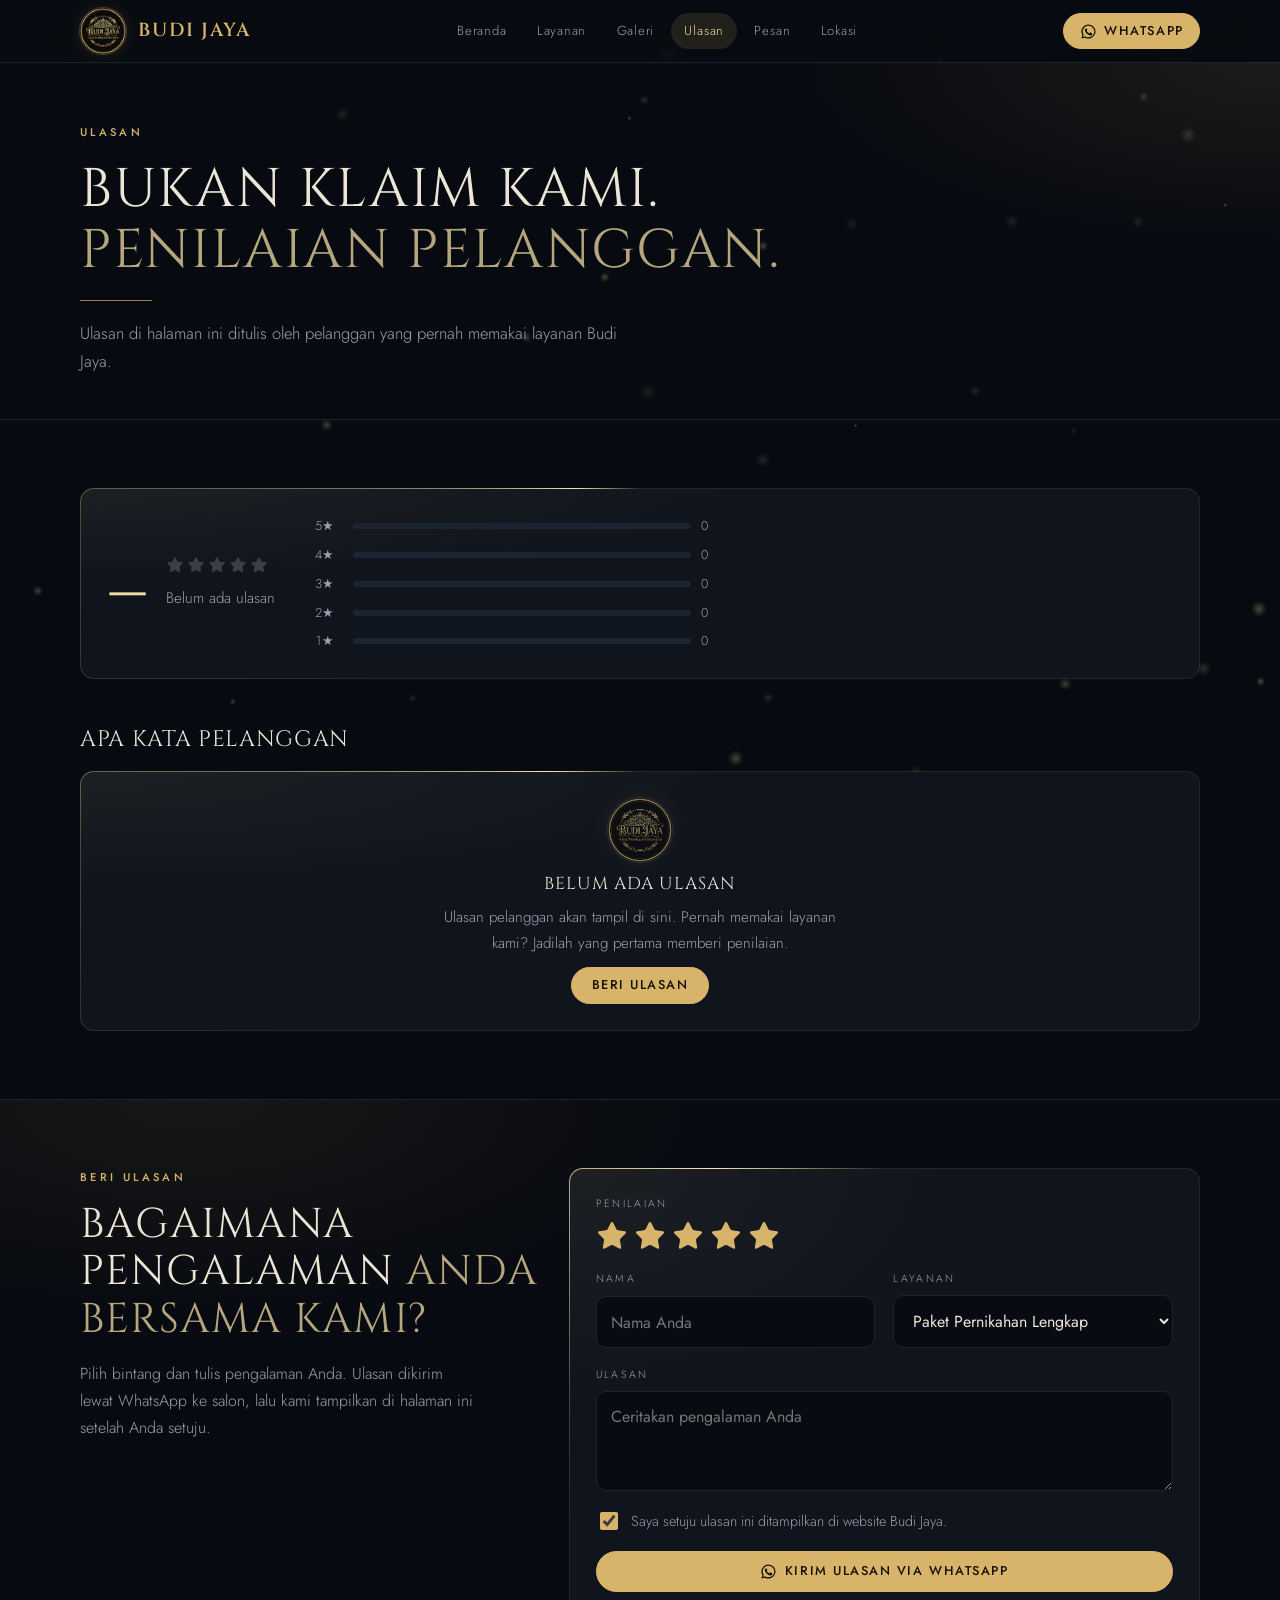
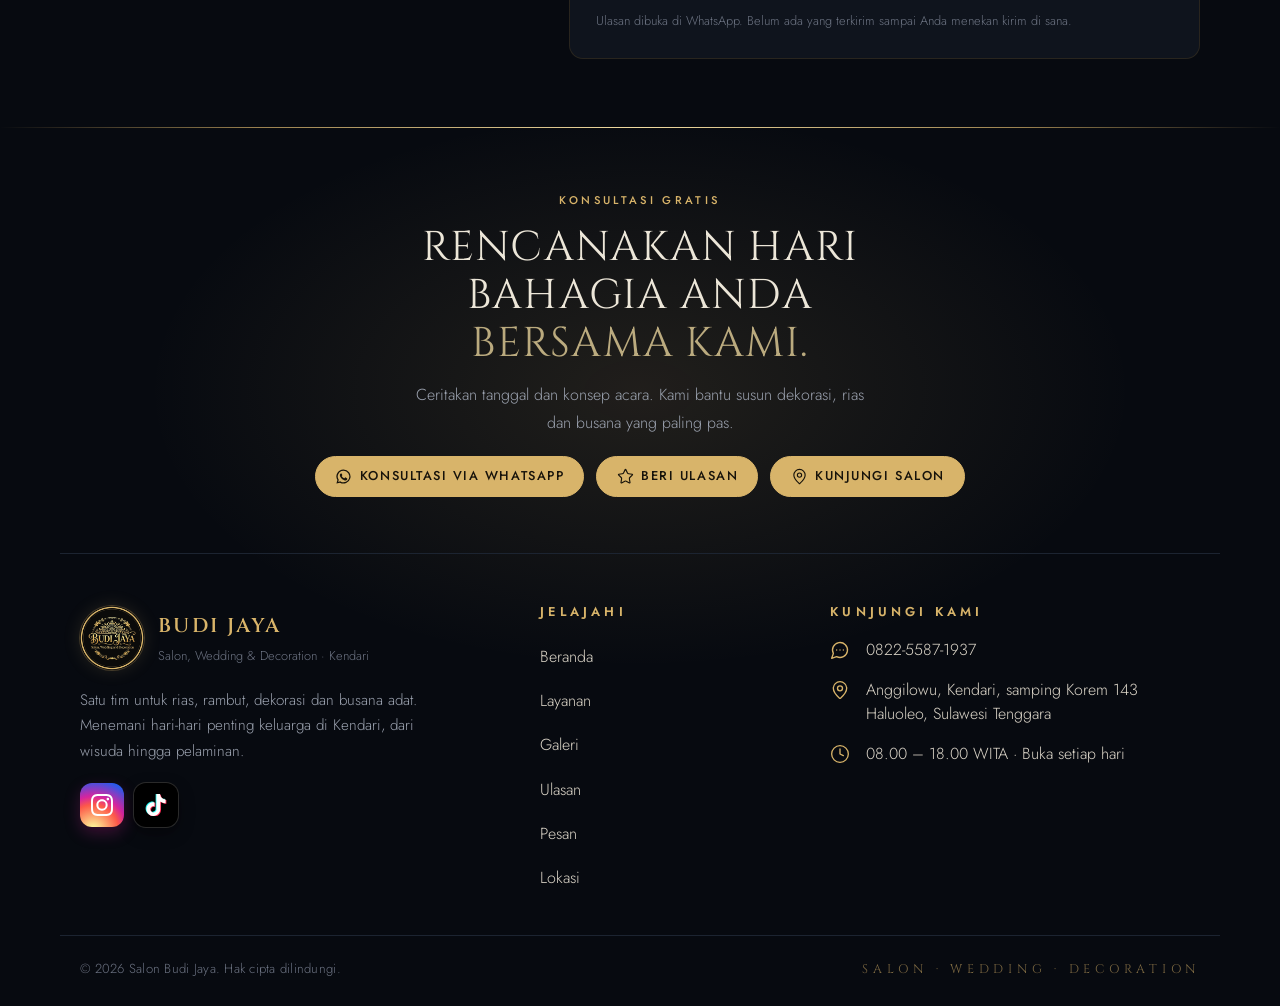
<file: ulasan.html>
<!doctype html>
<html lang="id">
<head>
<meta charset="utf-8">
<meta name="viewport" content="width=device-width, initial-scale=1, viewport-fit=cover">
<title>Ulasan · Salon Budi Jaya</title>
<meta name="claude:viewport-fit-sides" content="cover">
<meta name="description" content="Ulasan dan penilaian pelanggan Salon Budi Jaya Kendari. Beri ulasan tentang pengalaman Anda.">
<link rel="canonical" href="https://salon-budi-jaya-kendari.vercel.app/ulasan.html">
<meta property="og:type" content="website">
<meta property="og:site_name" content="Salon Budi Jaya">
<meta property="og:locale" content="id_ID">
<meta property="og:title" content="Ulasan · Salon Budi Jaya">
<meta property="og:description" content="Ulasan dan penilaian pelanggan Salon Budi Jaya Kendari. Beri ulasan tentang pengalaman Anda.">
<meta property="og:url" content="https://salon-budi-jaya-kendari.vercel.app/ulasan.html">
<meta property="og:image" content="https://salon-budi-jaya-kendari.vercel.app/og-budijaya-v2.jpg">
<meta property="og:image:width" content="1200">
<meta property="og:image:height" content="630">
<meta property="og:image:alt" content="Logo Salon Budi Jaya, Kendari">
<meta name="twitter:card" content="summary_large_image">
<link rel="icon" href="favicon.ico" sizes="any">
<link rel="icon" type="image/png" sizes="32x32" href="favicon-32.png">
<link rel="apple-touch-icon" href="apple-touch-icon.png">
<link rel="manifest" href="site.webmanifest">
<meta name="theme-color" content="#080B11">
<link rel="preconnect" href="https://fonts.googleapis.com">
<link rel="preconnect" href="https://fonts.gstatic.com" crossorigin>
<link rel="stylesheet" href="https://fonts.googleapis.com/css2?family=Cinzel:wght@400;500;600&family=Italiana&family=Cormorant+Garamond:ital,wght@1,400;1,500&family=Jost:wght@300;400;500&display=swap">
<link rel="stylesheet" href="style.css">
</head>
<body>
<svg width="0" height="0" style="position:absolute" aria-hidden="true"><defs>
<symbol id="wa" viewBox="0 0 24 24"><path fill="currentColor" d="M12 2a10 10 0 0 0-8.6 15.1L2 22l5-1.3A10 10 0 1 0 12 2Zm0 18.2a8.2 8.2 0 0 1-4.2-1.2l-.3-.2-3 .8.8-2.9-.2-.3A8.2 8.2 0 1 1 12 20.2Zm4.5-6.1c-.2-.1-1.5-.7-1.7-.8-.2-.1-.4-.1-.6.1l-.8 1c-.1.2-.3.2-.5.1a6.7 6.7 0 0 1-3.3-2.9c-.3-.4.3-.4.7-1.3.1-.2 0-.3 0-.4l-.8-1.8c-.2-.5-.4-.4-.6-.4h-.5a1 1 0 0 0-.7.3 3 3 0 0 0-.9 2.2 5.2 5.2 0 0 0 1.1 2.7 11.8 11.8 0 0 0 4.5 4c1.7.7 2.3.8 3.1.6.5 0 1.5-.6 1.7-1.2.2-.6.2-1.1.2-1.2-.1-.1-.3-.2-.6-.3Z"/></symbol>
<symbol id="i-scissors" viewBox="0 0 24 24"><circle cx="6" cy="6" r="3" /> <path d="M8.12 8.12 12 12" /> <path d="M20 4 8.12 15.88" /> <circle cx="6" cy="18" r="3" /> <path d="M14.8 14.8 20 20" /></symbol>
<symbol id="i-flower-2" viewBox="0 0 24 24"><path d="M12 5a3 3 0 1 1 3 3m-3-3a3 3 0 1 0-3 3m3-3v1M9 8a3 3 0 1 0 3 3M9 8h1m5 0a3 3 0 1 1-3 3m3-3h-1m-2 3v-1" /> <circle cx="12" cy="8" r="2" /> <path d="M12 10v12" /> <path d="M12 22c4.2 0 7-1.667 7-5-4.2 0-7 1.667-7 5Z" /> <path d="M12 22c-4.2 0-7-1.667-7-5 4.2 0 7 1.667 7 5Z" /></symbol>
<symbol id="i-brush" viewBox="0 0 24 24"><path d="m9.06 11.9 8.07-8.06a2.85 2.85 0 1 1 4.03 4.03l-8.06 8.08" /> <path d="M7.07 14.94c-1.66 0-3 1.35-3 3.02 0 1.33-2.5 1.52-2 2.02 1.08 1.1 2.49 2.02 4 2.02 2.2 0 4-1.8 4-4.04a3.01 3.01 0 0 0-3-3.02z" /></symbol>
<symbol id="i-shirt" viewBox="0 0 24 24"><path d="M20.38 3.46 16 2a4 4 0 0 1-8 0L3.62 3.46a2 2 0 0 0-1.34 2.23l.58 3.47a1 1 0 0 0 .99.84H6v10c0 1.1.9 2 2 2h8a2 2 0 0 0 2-2V10h2.15a1 1 0 0 0 .99-.84l.58-3.47a2 2 0 0 0-1.34-2.23z" /></symbol>
<symbol id="i-sparkles" viewBox="0 0 24 24"><path d="M9.937 15.5A2 2 0 0 0 8.5 14.063l-6.135-1.582a.5.5 0 0 1 0-.962L8.5 9.936A2 2 0 0 0 9.937 8.5l1.582-6.135a.5.5 0 0 1 .963 0L14.063 8.5A2 2 0 0 0 15.5 9.937l6.135 1.581a.5.5 0 0 1 0 .964L15.5 14.063a2 2 0 0 0-1.437 1.437l-1.582 6.135a.5.5 0 0 1-.963 0z" /> <path d="M20 3v4" /> <path d="M22 5h-4" /> <path d="M4 17v2" /> <path d="M5 18H3" /></symbol>
<symbol id="i-images" viewBox="0 0 24 24"><path d="M18 22H4a2 2 0 0 1-2-2V6" /> <path d="m22 13-1.296-1.296a2.41 2.41 0 0 0-3.408 0L11 18" /> <circle cx="12" cy="8" r="2" /> <rect width="16" height="16" x="6" y="2" rx="2" /></symbol>
<symbol id="i-message-circle-more" viewBox="0 0 24 24"><path d="M7.9 20A9 9 0 1 0 4 16.1L2 22Z" /> <path d="M8 12h.01" /> <path d="M12 12h.01" /> <path d="M16 12h.01" /></symbol>
<symbol id="i-map-pin" viewBox="0 0 24 24"><path d="M20 10c0 4.993-5.539 10.193-7.399 11.799a1 1 0 0 1-1.202 0C9.539 20.193 4 14.993 4 10a8 8 0 0 1 16 0" /> <circle cx="12" cy="10" r="3" /></symbol>
<symbol id="i-star" viewBox="0 0 24 24"><path d="M11.525 2.295a.53.53 0 0 1 .95 0l2.31 4.679a2.123 2.123 0 0 0 1.595 1.16l5.166.756a.53.53 0 0 1 .294.904l-3.736 3.638a2.123 2.123 0 0 0-.611 1.878l.882 5.14a.53.53 0 0 1-.771.56l-4.618-2.428a2.122 2.122 0 0 0-1.973 0L6.396 21.01a.53.53 0 0 1-.77-.56l.881-5.139a2.122 2.122 0 0 0-.611-1.879L2.16 9.795a.53.53 0 0 1 .294-.906l5.165-.755a2.122 2.122 0 0 0 1.597-1.16z" /></symbol>
<symbol id="i-menu" viewBox="0 0 24 24"><line x1="4" x2="20" y1="12" y2="12" /> <line x1="4" x2="20" y1="6" y2="6" /> <line x1="4" x2="20" y1="18" y2="18" /></symbol>
<symbol id="i-arrow-right" viewBox="0 0 24 24"><path d="M5 12h14" /> <path d="m12 5 7 7-7 7" /></symbol>
<symbol id="i-person-standing" viewBox="0 0 24 24"><circle cx="12" cy="5" r="1" /> <path d="m9 20 3-6 3 6" /> <path d="m6 8 6 2 6-2" /> <path d="M12 10v4" /></symbol>
<symbol id="i-instagram" viewBox="0 0 24 24"><rect width="20" height="20" x="2" y="2" rx="5" ry="5" /> <path d="M16 11.37A4 4 0 1 1 12.63 8 4 4 0 0 1 16 11.37z" /> <line x1="17.5" x2="17.51" y1="6.5" y2="6.5" /></symbol>
<symbol id="i-facebook" viewBox="0 0 24 24"><path d="M18 2h-3a5 5 0 0 0-5 5v3H7v4h3v8h4v-8h3l1-4h-4V7a1 1 0 0 1 1-1h3z" /></symbol>
<symbol id="i-signpost" viewBox="0 0 24 24"><path d="M12 13v8" /> <path d="M12 3v3" /> <path d="M18 6a2 2 0 0 1 1.387.56l2.307 2.22a1 1 0 0 1 0 1.44l-2.307 2.22A2 2 0 0 1 18 13H6a2 2 0 0 1-1.387-.56l-2.306-2.22a1 1 0 0 1 0-1.44l2.306-2.22A2 2 0 0 1 6 6z" /></symbol>
<symbol id="i-landmark" viewBox="0 0 24 24"><line x1="3" x2="21" y1="22" y2="22" /> <line x1="6" x2="6" y1="18" y2="11" /> <line x1="10" x2="10" y1="18" y2="11" /> <line x1="14" x2="14" y1="18" y2="11" /> <line x1="18" x2="18" y1="18" y2="11" /> <polygon points="12 2 20 7 4 7" /></symbol>
<symbol id="i-clock" viewBox="0 0 24 24"><circle cx="12" cy="12" r="10" /> <polyline points="12 6 12 12 16 14" /></symbol>
<symbol id="i-gem" viewBox="0 0 24 24"><path d="M6 3h12l4 6-10 13L2 9Z" /> <path d="M11 3 8 9l4 13 4-13-3-6" /> <path d="M2 9h20" /></symbol>
</defs></svg>
<div class="site-bg" aria-hidden="true"><div class="sb-photo"></div><canvas class="sb-sparks"></canvas></div>
<div class="scroll-prog" aria-hidden="true"></div>
<header class="top" id="top">
  <div class="wrap bar">
    <a class="brand" href="index.html" aria-label="Salon Budi Jaya, ke beranda"><img class="lg" src="logo-badge.png" alt="" width="46" height="46"><b>BUDI <span class="g">JAYA</span></b></a>
    <nav class="links" aria-label="Navigasi utama"><a href="index.html">Beranda</a><a href="layanan.html">Layanan</a><a href="galeri.html">Galeri</a><a href="ulasan.html" aria-current="page">Ulasan</a><a href="pesan.html">Pesan</a><a href="lokasi.html">Lokasi</a></nav>
    <div class="top-actions">
      <a class="btn btn-gold wa-link" href="pesan.html"><svg><use href="#wa"/></svg><span>WhatsApp</span></a>
      <button class="menu-btn" id="menuBtn" type="button" aria-expanded="false" aria-controls="mnav" aria-label="Buka menu"><svg class="lc" aria-hidden="true"><use href="#i-menu"/></svg></button>
    </div>
  </div>
  <nav class="mnav" id="mnav" aria-label="Menu"><a href="index.html">Beranda <span>01</span></a><a href="layanan.html">Layanan <span>02</span></a><a href="galeri.html">Galeri <span>03</span></a><a href="ulasan.html" aria-current="page">Ulasan <span>04</span></a><a href="pesan.html">Pesan <span>05</span></a><a href="lokasi.html">Lokasi <span>06</span></a></nav>
</header>
<main>
<section class="intro">
  <div class="wrap">
    <p class="eyebrow">Ulasan</p>
    <h1>Bukan klaim kami.<br><span class="soft">Penilaian pelanggan.</span></h1>
    <div class="line" aria-hidden="true"></div>
    <p class="lead">Ulasan di halaman ini ditulis oleh pelanggan yang pernah memakai layanan Budi Jaya.</p>
  </div>
</section>
<section class="divide">
  <div class="wrap">
    <div class="card reveal" id="rvSummary"></div>
    <h2 class="reveal" style="font-size:clamp(1.1rem,2.2vw,1.4rem);margin:48px 0 18px">Apa kata pelanggan</h2>
    <div class="reveal" id="reviewList"></div>
  </div>
</section>

<section class="divide glow" id="beri" style="scroll-margin-top:90px">
  <div class="wrap order reveal">
    <div>
      <p class="eyebrow">Beri Ulasan</p>
      <h2 style="margin-top:14px">Bagaimana pengalaman <span class="soft">Anda bersama kami?</span></h2>
      <p class="muted" style="margin-top:16px;max-width:44ch">Pilih bintang dan tulis pengalaman Anda. Ulasan dikirim lewat WhatsApp ke salon, lalu kami tampilkan di halaman ini setelah Anda setuju.</p>
    </div>
    <div class="card">
      <form class="f" id="reviewForm" novalidate>
        <div class="full"><span style="display:block;font-size:.66rem;letter-spacing:.22em;text-transform:uppercase;color:var(--muted);margin-bottom:8px">Penilaian</span>
          <div class="star-pick" role="radiogroup" aria-label="Penilaian bintang"><input type="radio" name="bintang" id="b5" value="5" checked><label for="b5" title="5 bintang"><svg viewBox="0 0 24 24" fill="currentColor" stroke="currentColor" stroke-width="1" stroke-linejoin="round"><path d="M11.525 2.295a.53.53 0 0 1 .95 0l2.31 4.679a2.123 2.123 0 0 0 1.595 1.16l5.166.756a.53.53 0 0 1 .294.904l-3.736 3.638a2.123 2.123 0 0 0-.611 1.878l.882 5.14a.53.53 0 0 1-.771.56l-4.618-2.428a2.122 2.122 0 0 0-1.973 0L6.396 21.01a.53.53 0 0 1-.77-.56l.881-5.139a2.122 2.122 0 0 0-.611-1.879L2.16 9.795a.53.53 0 0 1 .294-.906l5.165-.755a2.122 2.122 0 0 0 1.597-1.16z" /></svg></label><input type="radio" name="bintang" id="b4" value="4"><label for="b4" title="4 bintang"><svg viewBox="0 0 24 24" fill="currentColor" stroke="currentColor" stroke-width="1" stroke-linejoin="round"><path d="M11.525 2.295a.53.53 0 0 1 .95 0l2.31 4.679a2.123 2.123 0 0 0 1.595 1.16l5.166.756a.53.53 0 0 1 .294.904l-3.736 3.638a2.123 2.123 0 0 0-.611 1.878l.882 5.14a.53.53 0 0 1-.771.56l-4.618-2.428a2.122 2.122 0 0 0-1.973 0L6.396 21.01a.53.53 0 0 1-.77-.56l.881-5.139a2.122 2.122 0 0 0-.611-1.879L2.16 9.795a.53.53 0 0 1 .294-.906l5.165-.755a2.122 2.122 0 0 0 1.597-1.16z" /></svg></label><input type="radio" name="bintang" id="b3" value="3"><label for="b3" title="3 bintang"><svg viewBox="0 0 24 24" fill="currentColor" stroke="currentColor" stroke-width="1" stroke-linejoin="round"><path d="M11.525 2.295a.53.53 0 0 1 .95 0l2.31 4.679a2.123 2.123 0 0 0 1.595 1.16l5.166.756a.53.53 0 0 1 .294.904l-3.736 3.638a2.123 2.123 0 0 0-.611 1.878l.882 5.14a.53.53 0 0 1-.771.56l-4.618-2.428a2.122 2.122 0 0 0-1.973 0L6.396 21.01a.53.53 0 0 1-.77-.56l.881-5.139a2.122 2.122 0 0 0-.611-1.879L2.16 9.795a.53.53 0 0 1 .294-.906l5.165-.755a2.122 2.122 0 0 0 1.597-1.16z" /></svg></label><input type="radio" name="bintang" id="b2" value="2"><label for="b2" title="2 bintang"><svg viewBox="0 0 24 24" fill="currentColor" stroke="currentColor" stroke-width="1" stroke-linejoin="round"><path d="M11.525 2.295a.53.53 0 0 1 .95 0l2.31 4.679a2.123 2.123 0 0 0 1.595 1.16l5.166.756a.53.53 0 0 1 .294.904l-3.736 3.638a2.123 2.123 0 0 0-.611 1.878l.882 5.14a.53.53 0 0 1-.771.56l-4.618-2.428a2.122 2.122 0 0 0-1.973 0L6.396 21.01a.53.53 0 0 1-.77-.56l.881-5.139a2.122 2.122 0 0 0-.611-1.879L2.16 9.795a.53.53 0 0 1 .294-.906l5.165-.755a2.122 2.122 0 0 0 1.597-1.16z" /></svg></label><input type="radio" name="bintang" id="b1" value="1"><label for="b1" title="1 bintang"><svg viewBox="0 0 24 24" fill="currentColor" stroke="currentColor" stroke-width="1" stroke-linejoin="round"><path d="M11.525 2.295a.53.53 0 0 1 .95 0l2.31 4.679a2.123 2.123 0 0 0 1.595 1.16l5.166.756a.53.53 0 0 1 .294.904l-3.736 3.638a2.123 2.123 0 0 0-.611 1.878l.882 5.14a.53.53 0 0 1-.771.56l-4.618-2.428a2.122 2.122 0 0 0-1.973 0L6.396 21.01a.53.53 0 0 1-.77-.56l.881-5.139a2.122 2.122 0 0 0-.611-1.879L2.16 9.795a.53.53 0 0 1 .294-.906l5.165-.755a2.122 2.122 0 0 0 1.597-1.16z" /></svg></label></div></div>
        <label for="rvNama">Nama<input id="rvNama" autocomplete="name" placeholder="Nama Anda"></label>
        <label for="rvLayanan">Layanan<select id="rvLayanan"><option>Paket Pernikahan Lengkap</option><option>Dekorasi Acara</option><option>Rias &amp; Make Up</option><option>Perawatan Rambut</option><option>Sewa Baju Adat</option></select></label>
        <label class="full" for="rvTeks">Ulasan<textarea id="rvTeks" placeholder="Ceritakan pengalaman Anda"></textarea></label>
        <label class="full check" for="rvIzin"><input type="checkbox" id="rvIzin" checked>Saya setuju ulasan ini ditampilkan di website Budi Jaya.</label>
        <a class="btn btn-gold full" id="rvSend" href="#" target="_blank" rel="noopener"><svg><use href="#wa"/></svg>Kirim Ulasan via WhatsApp</a>
        <p class="hint full">Ulasan dibuka di WhatsApp. Belum ada yang terkirim sampai Anda menekan kirim di sana.</p>
      </form>
    </div>
  </div>
</section>
</main>
<footer>
  <div class="wrap">
    <div class="fcta">
      <p class="eyebrow">Konsultasi Gratis</p>
      <h2>Rencanakan hari bahagia Anda <span class="soft">bersama kami.</span></h2>
      <p>Ceritakan tanggal dan konsep acara. Kami bantu susun dekorasi, rias dan busana yang paling pas.</p>
      <div class="ctas"><a class="btn btn-gold wa-link" href="pesan.html"><svg><use href="#wa"/></svg>Konsultasi via WhatsApp</a><a class="btn btn-gold" href="ulasan.html#beri"><svg class="lc" aria-hidden="true"><use href="#i-star"/></svg>Beri Ulasan</a><a class="btn btn-gold" href="lokasi.html"><svg class="lc" aria-hidden="true"><use href="#i-map-pin"/></svg>Kunjungi Salon</a></div>
    </div>
  </div>
  <div class="wrap fgrid">
    <div class="fcol fbrand">
      <div class="fbrand-top"><img class="flogo lg" src="logo-badge.png" alt="" width="78" height="78"><div><p class="fname">BUDI <span class="g">JAYA</span></p><p class="ftag">Salon, Wedding &amp; Decoration · Kendari</p></div></div>
      <p class="fabout">Satu tim untuk rias, rambut, dekorasi dan busana adat. Menemani hari-hari penting keluarga di Kendari, dari wisuda hingga pelaminan.</p>
  <div class="socials">
      <a href="#" class="so-ig" data-social="instagram" aria-label="Instagram Budi Jaya" target="_blank" rel="noopener"><svg viewBox="0 0 24 24" aria-hidden="true"><path fill="#fff" d="M7.0301.084c-1.2768.0602-2.1487.264-2.911.5634-.7888.3075-1.4575.72-2.1228 1.3877-.6652.6677-1.075 1.3368-1.3802 2.127-.2954.7638-.4956 1.6365-.552 2.914-.0564 1.2775-.0689 1.6882-.0626 4.947.0062 3.2586.0206 3.6671.0825 4.9473.061 1.2765.264 2.1482.5635 2.9107.308.7889.72 1.4573 1.388 2.1228.6679.6655 1.3365 1.0743 2.1285 1.38.7632.295 1.6361.4961 2.9134.552 1.2773.056 1.6884.069 4.9462.0627 3.2578-.0062 3.668-.0207 4.9478-.0814 1.28-.0607 2.147-.2652 2.9098-.5633.7889-.3086 1.4578-.72 2.1228-1.3881.665-.6682 1.0745-1.3378 1.3795-2.1284.2957-.7632.4966-1.636.552-2.9124.056-1.2809.0692-1.6898.063-4.948-.0063-3.2583-.021-3.6668-.0817-4.9465-.0607-1.2797-.264-2.1487-.5633-2.9117-.3084-.7889-.72-1.4568-1.3876-2.1228C21.2982 1.33 20.628.9208 19.8378.6165 19.074.321 18.2017.1197 16.9244.0645 15.6471.0093 15.236-.005 11.977.0014 8.718.0076 8.31.0215 7.0301.0839m.1402 21.6932c-1.17-.0509-1.8053-.2453-2.2287-.408-.5606-.216-.96-.4771-1.3819-.895-.422-.4178-.6811-.8186-.9-1.378-.1644-.4234-.3624-1.058-.4171-2.228-.0595-1.2645-.072-1.6442-.079-4.848-.007-3.2037.0053-3.583.0607-4.848.05-1.169.2456-1.805.408-2.2282.216-.5613.4762-.96.895-1.3816.4188-.4217.8184-.6814 1.3783-.9003.423-.1651 1.0575-.3614 2.227-.4171 1.2655-.06 1.6447-.072 4.848-.079 3.2033-.007 3.5835.005 4.8495.0608 1.169.0508 1.8053.2445 2.228.408.5608.216.96.4754 1.3816.895.4217.4194.6816.8176.9005 1.3787.1653.4217.3617 1.056.4169 2.2263.0602 1.2655.0739 1.645.0796 4.848.0058 3.203-.0055 3.5834-.061 4.848-.051 1.17-.245 1.8055-.408 2.2294-.216.5604-.4763.96-.8954 1.3814-.419.4215-.8181.6811-1.3783.9-.4224.1649-1.0577.3617-2.2262.4174-1.2656.0595-1.6448.072-4.8493.079-3.2045.007-3.5825-.006-4.848-.0608M16.953 5.5864A1.44 1.44 0 1 0 18.39 4.144a1.44 1.44 0 0 0-1.437 1.4424M5.8385 12.012c.0067 3.4032 2.7706 6.1557 6.173 6.1493 3.4026-.0065 6.157-2.7701 6.1506-6.1733-.0065-3.4032-2.771-6.1565-6.174-6.1498-3.403.0067-6.156 2.771-6.1496 6.1738M8 12.0077a4 4 0 1 1 4.008 3.9921A3.9996 3.9996 0 0 1 8 12.0077"/></svg></a>
      <a href="#" data-social="facebook" aria-label="Facebook" target="_blank" rel="noopener"><svg class="lc" aria-hidden="true"><use href="#i-facebook"/></svg></a>
      <a href="#" class="so-tt" data-social="tiktok" data-always="1" aria-label="TikTok Budi Jaya" title="TikTok" target="_blank" rel="noopener"><svg viewBox="0 0 24 24" aria-hidden="true"><path fill="#25F4EE" transform="translate(-.9 -.7)" d="M12.525.02c1.31-.02 2.61-.01 3.91-.02.08 1.53.63 3.09 1.75 4.17 1.12 1.11 2.7 1.62 4.24 1.79v4.03c-1.44-.05-2.89-.35-4.2-.97-.57-.26-1.1-.59-1.62-.93-.01 2.92.01 5.84-.02 8.75-.08 1.4-.54 2.79-1.35 3.94-1.31 1.92-3.58 3.17-5.91 3.21-1.43.08-2.86-.31-4.08-1.03-2.02-1.19-3.44-3.37-3.65-5.71-.02-.5-.03-1-.01-1.49.18-1.9 1.12-3.72 2.58-4.96 1.66-1.44 3.98-2.13 6.15-1.72.02 1.48-.04 2.96-.04 4.44-.99-.32-2.15-.23-3.02.37-.63.41-1.11 1.04-1.36 1.75-.21.51-.15 1.07-.14 1.61.24 1.64 1.82 3.02 3.5 2.87 1.12-.01 2.19-.66 2.77-1.61.19-.33.4-.67.41-1.06.1-1.79.06-3.57.07-5.36.01-4.03-.01-8.05.02-12.07z"/><path fill="#FE2C55" transform="translate(.9 .7)" d="M12.525.02c1.31-.02 2.61-.01 3.91-.02.08 1.53.63 3.09 1.75 4.17 1.12 1.11 2.7 1.62 4.24 1.79v4.03c-1.44-.05-2.89-.35-4.2-.97-.57-.26-1.1-.59-1.62-.93-.01 2.92.01 5.84-.02 8.75-.08 1.4-.54 2.79-1.35 3.94-1.31 1.92-3.58 3.17-5.91 3.21-1.43.08-2.86-.31-4.08-1.03-2.02-1.19-3.44-3.37-3.65-5.71-.02-.5-.03-1-.01-1.49.18-1.9 1.12-3.72 2.58-4.96 1.66-1.44 3.98-2.13 6.15-1.72.02 1.48-.04 2.96-.04 4.44-.99-.32-2.15-.23-3.02.37-.63.41-1.11 1.04-1.36 1.75-.21.51-.15 1.07-.14 1.61.24 1.64 1.82 3.02 3.5 2.87 1.12-.01 2.19-.66 2.77-1.61.19-.33.4-.67.41-1.06.1-1.79.06-3.57.07-5.36.01-4.03-.01-8.05.02-12.07z"/><path fill="#fff" d="M12.525.02c1.31-.02 2.61-.01 3.91-.02.08 1.53.63 3.09 1.75 4.17 1.12 1.11 2.7 1.62 4.24 1.79v4.03c-1.44-.05-2.89-.35-4.2-.97-.57-.26-1.1-.59-1.62-.93-.01 2.92.01 5.84-.02 8.75-.08 1.4-.54 2.79-1.35 3.94-1.31 1.92-3.58 3.17-5.91 3.21-1.43.08-2.86-.31-4.08-1.03-2.02-1.19-3.44-3.37-3.65-5.71-.02-.5-.03-1-.01-1.49.18-1.9 1.12-3.72 2.58-4.96 1.66-1.44 3.98-2.13 6.15-1.72.02 1.48-.04 2.96-.04 4.44-.99-.32-2.15-.23-3.02.37-.63.41-1.11 1.04-1.36 1.75-.21.51-.15 1.07-.14 1.61.24 1.64 1.82 3.02 3.5 2.87 1.12-.01 2.19-.66 2.77-1.61.19-.33.4-.67.41-1.06.1-1.79.06-3.57.07-5.36.01-4.03-.01-8.05.02-12.07z"/></svg></a>
    </div>
      <p class="meta" id="socialNote">Tautan media sosial belum diisi.</p>
    </div>
    <nav class="fcol" aria-label="Menu bawah">
      <p class="fhead">Jelajahi</p>
      <ul class="flinks"><li><a href="index.html">Beranda</a></li><li><a href="layanan.html">Layanan</a></li><li><a href="galeri.html">Galeri</a></li><li><a href="ulasan.html">Ulasan</a></li><li><a href="pesan.html">Pesan</a></li><li><a href="lokasi.html">Lokasi</a></li></ul>
    </nav>
    <div class="fcol">
      <p class="fhead">Kunjungi Kami</p>
      <ul class="finfo">
        <li><svg class="lc" aria-hidden="true"><use href="#i-message-circle-more"/></svg><a class="wa-link" href="pesan.html">0822-5587-1937</a></li>
        <li><svg class="lc" aria-hidden="true"><use href="#i-map-pin"/></svg><a href="lokasi.html">Anggilowu, Kendari, samping Korem 143 Haluoleo, Sulawesi Tenggara</a></li>
        <li><svg class="lc" aria-hidden="true"><use href="#i-clock"/></svg><span>08.00 &ndash; 18.00 WITA · Buka setiap hari</span></li>
      </ul>
    </div>
  </div>
  <div class="wrap fbottom">
    <p class="copy">© 2026 Salon Budi Jaya. Hak cipta dilindungi.</p>
    <p class="fsig">Salon · Wedding · Decoration</p>
  </div>
</footer>
<button class="to-top" type="button" aria-label="Kembali ke atas" hidden><svg viewBox="0 0 24 24"><path d="m18 15-6-6-6 6"/></svg></button>
<script src="app.js"></script>
</body>
</html>
</file>
<file: style.css>
/* Layout: halaman gelap hampir hitam bernuansa navy; emas hanya untuk label, garis dan tombol; judul serif kapital */
:root{
  --bg:#080B11; --bg-2:#0C1018; --card:#0F141D; --card-2:#131A25;
  --line:rgba(216,180,106,.16); --line-2:#1C2431;
  --gold:#D8B46A; --gold-soft:#F1DCA2; --gold-deep:#9C7A3A;
  --text:#ECE6D8; --muted:#9BA2AF; --dim:#6D7483;
  --display:"Cinzel","Trajan Pro","Times New Roman",serif;
  --accent:"Cormorant Garamond","Garamond",Georgia,serif;
  --body:"Jost","Avenir Next","Segoe UI",system-ui,sans-serif;
  color-scheme:dark;
}
*{box-sizing:border-box}
[hidden]{display:none!important}
html{scroll-behavior:smooth}
html,body{margin:0;padding:0}
body{overflow-x:hidden}
body{background:var(--bg);color:var(--text);font-family:var(--body);font-weight:300;font-size:16px;line-height:1.7}
body::before{content:"";position:fixed;inset:0 0 auto;height:env(safe-area-inset-top,0px);z-index:60;background:var(--bg)}
a{color:inherit}
img{max-width:100%}
.wrap{max-width:1160px;margin:0 auto;padding-left:max(20px,env(safe-area-inset-left,0px));padding-right:max(20px,env(safe-area-inset-right,0px))}
h1,h2,h3{font-family:var(--display);font-weight:400;text-transform:uppercase;letter-spacing:.03em;margin:0;text-wrap:balance}
h1{font-size:clamp(2rem,4.6vw,3.4rem);line-height:1.12}
h2{font-size:clamp(1.6rem,3.6vw,2.6rem);line-height:1.15}
h3{font-size:1.08rem;line-height:1.35;letter-spacing:.06em}
h1 .soft,h2 .soft{color:var(--gold-soft);opacity:.75}
p{margin:0}
.eyebrow{font-size:.7rem;letter-spacing:.3em;text-transform:uppercase;color:var(--gold);font-weight:500}
.em{font-family:var(--accent);font-style:italic;text-transform:none;letter-spacing:0;color:var(--gold-soft)}
.hl{color:var(--gold-soft);font-weight:400}
.muted{color:var(--muted)}
:focus-visible{outline:2px solid var(--gold-soft);outline-offset:3px}

/* ikon lucide */
.lc{fill:none;stroke:currentColor;stroke-width:1.6;stroke-linecap:round;stroke-linejoin:round;width:1.25em;height:1.25em;flex:none}
.dti{display:flex;flex-direction:column;align-items:flex-start;gap:14px}
.dti .lc{box-sizing:border-box;width:46px;height:46px;padding:12px;border-radius:12px;color:#16120A;background:linear-gradient(135deg,#F1DCA2 0%,#D8B46A 55%,#B8923F 100%);box-shadow:0 6px 18px rgba(216,180,106,.22),inset 0 1px 0 rgba(255,255,255,.45);stroke-width:1.8;aspect-ratio:1}
.feature .tag{display:inline-flex;align-items:center;gap:6px}
.feature .tag .lc{width:13px;height:13px;stroke-width:2}
.card .ico .lc{stroke-width:1.8}

/* tombol */
.btn{display:inline-flex;align-items:center;gap:.6em;padding:.85em 1.5em;border-radius:999px;font:500 .8rem/1 var(--body);letter-spacing:.12em;text-transform:uppercase;text-decoration:none;border:1px solid var(--gold);transition:background .25s,color .25s,transform .25s;cursor:pointer}
.btn svg{width:17px;height:17px;flex:none}
.btn-gold{background:var(--gold);color:#16120A}
.btn-gold:hover{background:var(--gold-soft);border-color:var(--gold-soft);transform:translateY(-1px)}
.btn-ghost{background:transparent;color:var(--gold-soft);border-color:rgba(216,180,106,.45)}
.btn-ghost:hover{background:rgba(216,180,106,.1)}
.link{display:inline-flex;align-items:center;gap:.5em;font-size:.78rem;letter-spacing:.16em;text-transform:uppercase;font-weight:500;color:var(--gold);text-decoration:none}
.link svg{width:16px;height:16px;transition:transform .25s}
.link:hover{color:var(--gold-soft)}.link:hover svg{transform:translateX(4px)}

/* header */
header.top{position:sticky;top:env(safe-area-inset-top,0px);z-index:50;background:rgba(8,11,17,.82);backdrop-filter:blur(12px);-webkit-backdrop-filter:blur(12px);border-bottom:1px solid var(--line-2);view-transition-name:site-header}
.top .bar{display:flex;align-items:center;justify-content:space-between;gap:16px;padding-block:8px}
.brand{display:flex;align-items:center;gap:12px;text-decoration:none}
.brand img{width:54px;height:40px;object-fit:contain}
.brand img.brand-logo{width:auto;height:62px;filter:drop-shadow(0 0 10px rgba(216,180,106,.18))}
@media (max-width:440px){.brand img.brand-logo{height:52px}}
.brand b{font-family:var(--display);font-weight:600;font-size:1.18rem;letter-spacing:.1em;color:#F3EEE3}
.brand b,.brand b .g,.badge b .g,footer .fname,footer .fname .g{color:var(--gold)}
img.lg{border-radius:50%;box-shadow:0 0 0 1px rgba(216,180,106,.25),0 0 18px rgba(216,180,106,.15)}
.brand img.lg{width:46px;height:46px}
.brand small{display:block;font-size:.62rem;letter-spacing:.3em;color:var(--muted);text-transform:uppercase;margin-top:-2px}
nav.links{display:flex;gap:4px}
nav.links a{text-decoration:none;font-size:.82rem;letter-spacing:.06em;color:var(--muted);padding:.5em 1em;border-radius:999px;transition:color .2s,background .2s}
nav.links a:hover{color:var(--text)}
nav.links a[aria-current="page"]{color:var(--gold-soft);background:rgba(216,180,106,.13)}
.top-actions{display:flex;align-items:center;gap:10px}
.top .btn{padding:.7em 1.2em}
.menu-btn{display:none;width:42px;height:42px;border-radius:50%;border:1px solid var(--line);background:transparent;color:var(--gold-soft);cursor:pointer;place-items:center}
.menu-btn svg{width:20px;height:20px}
.mnav{display:none;border-top:1px solid var(--line-2);padding-bottom:10px}
.mnav a{display:flex;justify-content:space-between;align-items:center;padding:15px max(20px,env(safe-area-inset-left,0px));text-decoration:none;font-family:var(--display);font-size:1.05rem;letter-spacing:.1em;text-transform:uppercase;border-bottom:1px solid var(--line-2)}
.mnav a[aria-current="page"]{color:var(--gold-soft)}
.mnav a span{font:400 .66rem var(--body);letter-spacing:.2em;color:var(--dim)}
@media (max-width:900px){nav.links{display:none}.menu-btn{display:grid}.top.open .mnav{display:block}}
@media (max-width:440px){.top .btn span{display:none}.top .btn{padding:.7em}.brand small{display:none}}

/* transisi halaman */
@view-transition{navigation:auto}
::view-transition-old(root),::view-transition-new(root){animation-duration:.45s;animation-timing-function:cubic-bezier(.4,0,.2,1)}
main{animation:pageIn .7s cubic-bezier(.2,.7,.2,1)}
@keyframes pageIn{from{opacity:.2;transform:translateY(12px)}}
.r-wait{opacity:.15;transform:translateY(22px)}
.r-in{opacity:1;transform:none;transition:opacity .9s cubic-bezier(.2,.7,.2,1),transform .9s cubic-bezier(.2,.7,.2,1)}

/* susunan section */
section{padding-block:96px}
.glow{position:relative}
.glow::before{content:"";position:absolute;inset:0;pointer-events:none;background:radial-gradient(60% 50% at 15% 0%,rgba(216,180,106,.08),transparent 70%)}
.sec-head{display:grid;gap:14px;max-width:680px;margin-bottom:48px}
.sec-head p{color:var(--muted);max-width:58ch}
.divide{border-top:1px solid var(--line-2)}

/* hero beranda */
.hero{position:relative;overflow:hidden;padding-block:72px 88px;background:radial-gradient(70% 70% at 80% 40%,rgba(216,180,106,.12),transparent 70%),radial-gradient(60% 60% at 0% 100%,rgba(40,60,100,.25),transparent 70%)}
.hero .wrap{display:grid;grid-template-columns:1.05fr .95fr;gap:48px;align-items:center}
.hero .badge{display:flex;align-items:center;gap:16px;margin-bottom:30px}
.hero .badge img{width:68px;height:68px}
.hero .badge b{display:block;font-family:var(--display);font-weight:600;letter-spacing:.12em;font-size:1.45rem;color:var(--gold)}
.hero .badge small{display:block;font-weight:500;font-size:.92rem;letter-spacing:.06em;color:#DCD6C9;margin-top:2px}
.hero p.lead{margin-top:24px;max-width:48ch;color:#C3C8D2;font-size:1.05rem}
.hero .ctas{display:flex;flex-wrap:wrap;gap:12px;margin-top:32px}
.hero-mark{justify-self:center;width:min(470px,100%)}
.hero-mark img{display:block;width:100%;height:auto;filter:drop-shadow(0 0 50px rgba(216,180,106,.2))}
@media (max-width:860px){.hero .wrap{grid-template-columns:1fr;gap:28px}.hero-mark{order:-1;width:min(330px,86%)}.hero .badge{display:none}.hero{padding-block:40px 64px}}

/* animasi logo */
.logo-stage{position:relative;aspect-ratio:732/668;max-width:100%}
.logo-stage img.logo-final{position:absolute;inset:0;width:100%;height:100%}
.logo-line{position:absolute;inset:0;width:100%;height:100%;visibility:hidden;opacity:0}
.logo-line path{fill:none;stroke:#EFD08A;stroke-width:1.6;stroke-linecap:round;stroke-linejoin:round}
.logo-shine{position:absolute;inset:0;opacity:0;pointer-events:none;-webkit-mask:url(logo-emas-web.png) center/100% 100% no-repeat;mask:url(logo-emas-web.png) center/100% 100% no-repeat;background:linear-gradient(105deg,transparent 38%,rgba(255,246,215,.8) 50%,transparent 62%);background-size:320% 100%;background-position:100% 0;mix-blend-mode:screen}
.js-anim .logo-stage img.logo-final{opacity:0}
.js-anim .logo-stage.play img.logo-final{opacity:1}
.logo-stage.play .logo-line{visibility:visible;animation:lineLife 3.6s ease-in-out both}
.logo-stage.play .logo-shine{animation:shine 6s 3.5s ease-in-out infinite backwards}
.logo-stage.play img.logo-final{animation:logoIn 1.2s 2.5s ease-out backwards,glow 6s 3.5s ease-in-out infinite}
@keyframes logoIn{from{opacity:0;transform:scale(.985)}}
@keyframes lineLife{0%{opacity:1}72%{opacity:1}100%{opacity:0}}
/* kilapan menyapu sekali, lalu diam ~4,4 detik, berulang */
@keyframes shine{0%{opacity:1;background-position:100% 0}26%{opacity:1;background-position:0% 0}26.1%,100%{opacity:0;background-position:0% 0}}
@keyframes glow{0%,100%{filter:drop-shadow(0 0 50px rgba(216,180,106,.2))}13%{filter:drop-shadow(0 0 70px rgba(241,214,140,.42))}30%{filter:drop-shadow(0 0 50px rgba(216,180,106,.2))}}

/* pernyataan */
.statement .wrap{display:grid;grid-template-columns:1fr 1fr;gap:56px;align-items:start}
.statement p{color:var(--muted);font-size:1.04rem}
.statement .sig{margin-top:18px;font-family:var(--accent);font-style:italic;color:var(--dim)}
@media (max-width:820px){.statement .wrap{grid-template-columns:1fr;gap:24px}}

/* pita foto */
.photo-band{position:relative;min-height:440px;display:grid;align-items:end;overflow:hidden;padding-block:0}
.photo-band img{position:absolute;inset:0;width:100%;height:100%;object-fit:cover;object-position:40% 45%}
.photo-band::after{content:"";position:absolute;inset:0;background:linear-gradient(180deg,rgba(8,11,17,.55) 0%,rgba(8,11,17,.2) 40%,rgba(8,11,17,.92) 100%)}
.photo-band .wrap{position:relative;z-index:1;padding-block:56px;display:grid;gap:12px;width:100%}
@media (max-width:640px){.photo-band{min-height:340px}}

/* showcase dekorasi */
.showcase .wrap{display:grid;grid-template-columns:.8fr 1.2fr;gap:56px;align-items:center}
.sc-text{display:grid;gap:18px;justify-items:start}
.sc-text p:not(.eyebrow){color:var(--muted);max-width:42ch}
.sc-media{display:grid;grid-template-columns:1fr 1.15fr 1fr;gap:14px;align-items:center}
.sc-item{position:relative;margin:0;aspect-ratio:9/16;max-width:100%;border-radius:14px;overflow:hidden;border:1px solid var(--line);background:var(--card)}
.sc-item img,.sc-item video{position:absolute;inset:0;width:100%;height:100%;object-fit:cover;display:block}
.sc-item::after{content:"";position:absolute;inset:auto 0 0;height:40%;background:linear-gradient(transparent,rgba(8,11,17,.85));pointer-events:none}
.sc-item figcaption{position:absolute;left:14px;bottom:12px;z-index:1;font-size:.66rem;letter-spacing:.2em;text-transform:uppercase;font-weight:500;color:var(--text)}
.sc-video{border-color:rgba(216,180,106,.55);box-shadow:0 18px 50px rgba(0,0,0,.45),0 0 0 4px rgba(216,180,106,.08)}
@media (max-width:900px){.showcase .wrap{grid-template-columns:1fr;gap:32px}}
@media (max-width:560px){.sc-media{grid-template-columns:1fr 1fr;gap:10px}.sc-video{grid-column:1/-1;order:-1;aspect-ratio:4/5}}

/* kartu */
.card{position:relative;background:radial-gradient(120% 90% at 0% 0%,rgba(216,180,106,.07),transparent 55%),var(--card);border:1px solid var(--line);border-radius:14px;padding:30px;min-width:0;transition:border-color .3s,transform .3s}
a.card{text-decoration:none;display:grid;gap:12px;align-content:start}
a.card:hover{border-color:rgba(216,180,106,.4);transform:translateY(-2px)}
.card .ico{flex:none;box-sizing:border-box;width:46px;height:46px;min-width:46px;aspect-ratio:1;color:#16120A;display:grid;place-items:center;border-radius:12px;background:linear-gradient(135deg,#F1DCA2 0%,#D8B46A 55%,#B8923F 100%);box-shadow:0 6px 18px rgba(216,180,106,.22),inset 0 1px 0 rgba(255,255,255,.45)}
.card .ico svg{width:22px;height:22px}
.card p{color:var(--muted);font-size:.95rem}
.grid-2{display:grid;grid-template-columns:repeat(2,1fr);gap:18px}
.grid-3{display:grid;grid-template-columns:repeat(3,1fr);gap:18px}
.grid-4{display:grid;grid-template-columns:repeat(4,1fr);gap:18px}
@media (max-width:900px){.grid-3,.grid-4{grid-template-columns:repeat(2,1fr)}}
@media (max-width:620px){.grid-2,.grid-3,.grid-4{grid-template-columns:1fr}}
.ticks{list-style:none;padding:0;margin:4px 0 0;display:grid;gap:8px}
.ticks li{display:flex;gap:10px;font-size:.93rem;color:#C9CDD5}
.ticks li::before{content:"";flex:none;width:6px;height:6px;margin-top:.62em;transform:rotate(45deg);background:var(--gold)}
.svc{display:flex;flex-direction:column;gap:14px;scroll-margin-top:100px}
.svc h3{font-size:1.12rem;line-height:1.35}
.svc .link{margin-top:auto;padding-top:8px}
/* kartu layanan dengan foto latar */
.has-bg{overflow:hidden;isolation:isolate}
.has-bg::before{content:"";position:absolute;inset:0;z-index:-2;background:var(--bg) center/cover no-repeat;transform:scale(1.02);transition:transform 1.2s cubic-bezier(.2,.7,.2,1)}
.has-bg::before{filter:saturate(1.15) brightness(1.08)}
.has-bg::after{content:"";position:absolute;inset:0;z-index:-1;background:linear-gradient(180deg,rgba(8,11,17,.18) 0%,rgba(8,11,17,.5) 42%,rgba(8,11,17,.78) 100%)}
.has-bg h3{text-shadow:0 2px 12px rgba(0,0,0,.65)}
.has-bg > p,.has-bg .ticks li{text-shadow:0 1px 8px rgba(0,0,0,.8)}
.has-bg:hover::before{transform:scale(1.08)}
.has-bg > p,.has-bg .ticks li{color:#ECE8DF}
/* kartu layanan sejajar: ikon, judul, deskripsi, daftar dan tautan berada di baris yang sama di setiap kartu */
@supports (grid-template-rows:subgrid){
  .svc-grid{row-gap:18px}
  .svc-grid .svc{display:grid;grid-row:span 5;grid-template-rows:subgrid;row-gap:0;align-content:start}
  .svc-grid .svc .ico{margin-bottom:22px}
  .svc-grid .svc h3{align-self:start;margin-bottom:12px}
  .svc-grid .svc > p{margin-bottom:18px}
  .svc-grid .svc .ticks{align-self:start;margin-top:0}
  .svc-grid .svc .link{align-self:end;margin-top:22px;padding-top:0}
}
@supports not (grid-template-rows:subgrid){.svc h3{min-height:2.7em}}
/* isi kartu layanan rata tengah */
.svc-grid .svc{text-align:center;justify-items:center;align-items:center}
.svc-grid .svc .ico{justify-self:center;align-self:center}
.svc-grid .svc h3,.svc-grid .svc > p{justify-self:center;max-width:32ch}
.svc-grid .svc .ticks{justify-self:center;text-align:left}
.svc-grid .svc .link{justify-self:center}
@supports not (grid-template-rows:subgrid){.svc-grid .svc .ico,.svc-grid .svc .ticks,.svc-grid .svc .link{align-self:center}}

/* paket unggulan */
.feature{border-radius:16px;padding:1px;background:linear-gradient(135deg,rgba(241,220,162,.7),rgba(216,180,106,.1) 40%,rgba(216,180,106,.5))}
.feature .in{border-radius:15px;background:radial-gradient(90% 120% at 100% 0%,rgba(216,180,106,.16),transparent 60%),var(--card-2);padding:40px;display:grid;grid-template-columns:1.2fr .8fr;gap:40px;align-items:center}
.feature .tag{display:inline-block;font-size:.66rem;letter-spacing:.22em;text-transform:uppercase;font-weight:500;color:#16120A;background:var(--gold);border-radius:999px;padding:.45em 1em;margin-bottom:14px}
.feature .price{border-left:1px solid var(--line);padding-left:32px;display:grid;gap:10px}
.feature .price .lbl{font-size:.68rem;letter-spacing:.24em;text-transform:uppercase;color:var(--dim)}
.feature .price .v{font-family:var(--accent);font-style:italic;font-size:1.7rem;color:var(--gold-soft);line-height:1.2}
@media (max-width:760px){.feature .in{grid-template-columns:1fr;padding:28px}.feature .price{border-left:0;border-top:1px solid var(--line);padding:22px 0 0}}

/* tabel */
.tbl-wrap{overflow-x:auto;border:1px solid var(--line);border-radius:14px;background:var(--card)}
table.tbl{width:100%;border-collapse:collapse;min-width:620px}
.tbl th{font-size:.66rem;letter-spacing:.22em;text-transform:uppercase;color:var(--gold);font-weight:500;text-align:left;padding:18px 22px;border-bottom:1px solid var(--line)}
.tbl td{padding:18px 22px;border-bottom:1px solid var(--line-2);font-size:.93rem;color:#C9CDD5;vertical-align:top}
.tbl tr:last-child td{border-bottom:0}
.tbl td:first-child{color:var(--text);font-weight:400;white-space:nowrap}
.pill{display:inline-block;font-size:.7rem;letter-spacing:.06em;padding:.35em .9em;border-radius:999px;background:rgba(216,180,106,.14);color:var(--gold-soft);border:1px solid rgba(216,180,106,.3);white-space:nowrap}

/* langkah */
.phase .n{font-size:.66rem;letter-spacing:.24em;text-transform:uppercase;color:var(--gold);font-weight:500}
.phase h3{margin:8px 0 10px}

/* intro halaman */
.intro{padding-block:80px 64px;background:radial-gradient(60% 80% at 100% 0%,rgba(216,180,106,.1),transparent 65%)}
.intro .wrap{display:grid;gap:18px}
.intro p.lead{color:var(--muted);max-width:56ch;font-size:1.04rem}
.intro .line{width:72px;height:1px;background:var(--gold);opacity:.7}

/* galeri */
.g-group + .g-group{margin-top:72px}
.g-group h2{font-size:clamp(1.2rem,2.4vw,1.6rem);margin-bottom:22px;display:flex;align-items:center;gap:16px}
.g-group h2::after{content:"";flex:1;height:1px;background:var(--line-2)}
.g-grid{display:grid;grid-template-columns:repeat(3,1fr);gap:14px}
@media (max-width:760px){.g-grid{grid-template-columns:repeat(2,1fr)}.g-grid > :first-child{grid-column:span 2}}
.g-item{position:relative;aspect-ratio:3/4;max-width:100%;border-radius:12px;overflow:hidden;border:1px solid var(--line-2);background:radial-gradient(80% 80% at 50% 40%,rgba(216,180,106,.08),transparent 70%),var(--card);display:block;padding:0;font:inherit;color:inherit;text-align:left}
.g-item img.photo{width:100%;height:100%;object-fit:cover;object-position:40% 50%;display:block;transition:transform .9s cubic-bezier(.2,.7,.2,1)}
button.g-item{cursor:zoom-in}
button.g-item:hover img.photo{transform:scale(1.05)}
.g-item::after{content:"";position:absolute;inset:auto 0 0;height:55%;background:linear-gradient(transparent,rgba(8,11,17,.9));pointer-events:none}
.g-item .cap{position:absolute;left:14px;bottom:12px;z-index:1;font-size:.66rem;letter-spacing:.2em;text-transform:uppercase;font-weight:500;color:var(--text)}
.g-item .ph{position:absolute;inset:0;display:grid;place-content:center;justify-items:center;gap:8px;color:var(--dim);font-size:.66rem;letter-spacing:.22em;text-transform:uppercase}
.g-item .ph img{width:64px;height:64px;opacity:.55}
dialog.lb{border:0;padding:0;background:transparent;max-width:min(1100px,94vw);max-height:92vh;color:var(--text)}
dialog.lb::backdrop{background:rgba(4,6,10,.9);backdrop-filter:blur(4px)}
.g-item .play{position:absolute;left:50%;top:50%;z-index:1;width:64px;height:64px;margin:-32px 0 0 -32px;border-radius:50%;display:grid;place-items:center;color:#16120A;background:linear-gradient(135deg,#F1DCA2,#D8B46A 60%,#B8923F);box-shadow:0 10px 30px rgba(0,0,0,.45);transition:transform .25s}
.g-item .play svg{width:26px;height:26px;margin-left:3px}
button.g-vid:hover .play{transform:scale(1.08)}
@media (min-width:761px){.g-five{grid-template-rows:auto auto}.g-five > :first-child{grid-row:span 2;aspect-ratio:auto}.g-five > :first-child img.photo{object-position:50% 0}}
.g-more{display:grid;place-items:center;text-decoration:none;background:radial-gradient(90% 70% at 50% 30%,rgba(216,180,106,.18),transparent 70%),var(--card)}
.g-more::after{display:none}
.g-more .more-in{display:grid;justify-items:center;gap:10px;text-align:center;padding:20px}
.g-more .ico{width:46px;height:46px;border-radius:12px;display:grid;place-items:center;color:#16120A;background:linear-gradient(135deg,#F1DCA2,#D8B46A 55%,#B8923F)}
.g-more b{font-family:var(--display);font-weight:500;letter-spacing:.08em;text-transform:uppercase;color:var(--text)}
.g-more small{color:var(--muted);font-size:.82rem}
.g-more:hover{border-color:rgba(216,180,106,.45)}
.g-item img.photo{object-position:50% 25%}
dialog.lb video{display:block;max-width:100%;max-height:80vh;border-radius:10px;background:#000}
dialog.lb img{display:block;max-width:100%;max-height:80vh;object-fit:contain;border-radius:10px}
dialog.lb p{margin-top:12px;font-family:var(--accent);font-style:italic;font-size:1.1rem;color:var(--gold-soft)}
dialog.lb button{position:absolute;top:10px;right:10px;width:42px;height:42px;border-radius:50%;border:1px solid rgba(241,220,162,.5);background:rgba(8,11,17,.7);color:var(--gold-soft);font-size:1.3rem;cursor:pointer}

/* ulasan */
.rv-sum{display:grid;grid-template-columns:auto 1fr;gap:22px 40px;align-items:center}
.rv-big{display:flex;align-items:center;gap:18px}
.rv-avg{font-family:var(--accent);font-size:clamp(3.6rem,8vw,5rem);line-height:1;color:var(--gold-soft);font-variant-numeric:lining-nums}
.rv-meta{display:grid;gap:4px}
.rv-meta .txt{color:var(--muted);font-size:.95rem}
.rv-meta b{color:var(--text);font-weight:500}
.stars{display:inline-flex;gap:3px;color:var(--gold)}
.stars svg{width:18px;height:18px}
.stars .off{color:#3A3F4A}
.bars{display:grid;gap:7px;max-width:420px;width:100%}
.bar{display:grid;grid-template-columns:28px 1fr 34px;gap:10px;align-items:center;font-size:.8rem;color:var(--muted);font-variant-numeric:tabular-nums}
.bar i{height:6px;border-radius:99px;background:var(--line-2);overflow:hidden;display:block}
.bar i b{display:block;height:100%;background:var(--gold);border-radius:99px}
@media (max-width:720px){.rv-sum{grid-template-columns:1fr}}
.rv-list{display:grid;gap:14px}
.rv-card{display:grid;gap:14px}
.rv-top{display:flex;align-items:center;gap:14px}
.rv-av{flex:none;width:46px;height:46px;border-radius:50%;display:grid;place-items:center;font-weight:500;font-size:1.05rem;color:#fff}
.rv-who{flex:1;min-width:0}
.rv-who b{display:block;font-weight:500;color:var(--text)}
.rv-who small{display:block;color:var(--dim);font-size:.82rem;overflow:hidden;text-overflow:ellipsis;white-space:nowrap}
@media (max-width:520px){.rv-top{flex-wrap:wrap}.rv-top .stars{flex-basis:100%;padding-left:60px}}
.rv-q{font-family:var(--accent);font-style:italic;font-size:1.12rem;line-height:1.6;color:#D9D4C8}
.rv-tag{font-size:.66rem;letter-spacing:.18em;text-transform:uppercase;color:var(--gold)}
.rv-empty{text-align:center;display:grid;justify-items:center;gap:10px;padding:44px 24px}
.rv-empty img{width:64px;height:64px;opacity:.6}
.rv-empty p{color:var(--muted);max-width:44ch}
.star-pick{display:flex;gap:6px;flex-direction:row-reverse;justify-content:flex-end}
.star-pick input{position:absolute;opacity:0;width:1px;height:1px}
.star-pick label{cursor:pointer;color:#3A3F4A;display:block;letter-spacing:0;transition:color .15s}
.star-pick label svg{width:32px;height:32px}
.star-pick input:checked ~ label,.star-pick label:hover,.star-pick label:hover ~ label{color:var(--gold)}
.star-pick input:focus-visible + label{outline:2px solid var(--gold-soft);outline-offset:2px;border-radius:4px}
.f .check{display:flex;gap:10px;align-items:flex-start;text-transform:none;letter-spacing:0;font-size:.9rem;color:var(--muted)}
.f .check input{width:18px;height:18px;margin-top:3px;accent-color:var(--gold)}

/* tanggal penuh */
.full-dates{display:flex;flex-wrap:wrap;gap:8px;margin-top:12px}
.full-dates span{font-size:.8rem;padding:.4em .9em;border-radius:999px;border:1px solid rgba(229,115,98,.45);color:#F0B3A8;background:rgba(229,115,98,.1);font-variant-numeric:tabular-nums}
.warn{grid-column:1/-1;font-size:.86rem;color:#F0B3A8;border:1px solid rgba(229,115,98,.45);background:rgba(229,115,98,.1);border-radius:10px;padding:.7em 1em}
.photo-band video{position:absolute;inset:0;width:100%;height:100%;object-fit:cover}
/* 404 */
.nf{min-height:60vh;display:grid;place-items:center;text-align:center;padding-block:80px}
.nf .wrap{display:grid;justify-items:center;gap:18px}
.nf .code{font-family:var(--accent);font-style:italic;font-size:clamp(5rem,14vw,9rem);line-height:1;color:var(--gold-soft)}
.nf .ctas{display:flex;flex-wrap:wrap;gap:12px;justify-content:center;margin-top:6px}

/* pesan */
.order{display:grid;grid-template-columns:.85fr 1.15fr;gap:22px;align-items:start}
@media (max-width:860px){.order{grid-template-columns:1fr}}
.wa-box{margin-top:24px;border-top:1px solid var(--line);padding-top:18px;display:grid;gap:4px}
.wa-box .lbl{font-size:.66rem;letter-spacing:.24em;text-transform:uppercase;color:var(--dim)}
.wa-box .num{font-family:var(--display);font-size:1.3rem;color:var(--gold-soft);letter-spacing:.06em;user-select:all}
.wa-box .num.blank{color:var(--dim);font-size:.95rem;font-family:var(--body)}
form.f{display:grid;grid-template-columns:1fr 1fr;gap:18px}
.f label{display:grid;gap:7px;font-size:.66rem;letter-spacing:.22em;text-transform:uppercase;color:var(--muted);min-width:0}
.f .full{grid-column:1/-1}
.f input,.f select,.f textarea{font:400 1rem var(--body);color:var(--text);background:var(--bg);border:1px solid var(--line-2);border-radius:10px;padding:.8em .9em;width:100%;letter-spacing:0;text-transform:none}
.f input:focus,.f select:focus,.f textarea:focus{border-color:var(--gold);outline:none}
.f textarea{min-height:100px;resize:vertical}
.f .btn{justify-content:center}
.f .hint{font-size:.8rem;color:var(--dim);text-transform:none;letter-spacing:0}
@media (max-width:560px){form.f{grid-template-columns:1fr}}

/* lokasi */
.mapcard{position:relative;border:1px solid var(--line);border-radius:16px;overflow:hidden;min-height:440px;background:#E9E2D2;z-index:0;isolation:isolate}
.mapcard > svg{position:absolute;inset:0;width:100%;height:100%}
.mapcard .leaflet-container{position:absolute;inset:0;width:100%;height:100%;font-family:var(--body);background:#E9E2D2}
.mapcard .leaflet-tile-pane{filter:sepia(.15) saturate(.85)}
.mapcard .leaflet-popup-content-wrapper{border-radius:8px;background:var(--bg);color:var(--text)}
.mapcard .leaflet-popup-tip{background:var(--bg)}
.mapcard .leaflet-popup-content{margin:12px 16px;line-height:1.5;font-size:.9rem}
.mapcard .leaflet-popup-content b{font-family:var(--display);font-weight:500;letter-spacing:.08em;color:var(--gold-soft)}
.map-switch{position:absolute;top:12px;right:12px;z-index:1000;display:flex;padding:4px;gap:4px;border-radius:999px;background:rgba(8,11,17,.85);border:1px solid var(--line);backdrop-filter:blur(6px)}
.map-switch button{font:500 .74rem var(--body);letter-spacing:.12em;text-transform:uppercase;padding:.6em 1.1em;border-radius:999px;border:0;background:transparent;color:var(--muted);cursor:pointer}
.map-switch button[aria-pressed="true"]{background:var(--gold);color:#16120A}
.mapcard.is-sat .leaflet-tile-pane{filter:none}
.map-tools{display:flex;flex-wrap:wrap;align-items:center;justify-content:space-between;gap:12px 20px;margin-top:16px}
.pin{width:40px;height:52px;filter:drop-shadow(0 4px 6px rgba(0,0,0,.35))}
@media (max-width:640px){.mapcard{min-height:320px}}
.info dt{font-size:.66rem;letter-spacing:.24em;text-transform:uppercase;color:var(--gold);font-weight:500}
.info dd{margin:8px 0 0;color:var(--text)}
.hours{width:100%;border-collapse:collapse;font-variant-numeric:tabular-nums;margin-top:8px}
.hours td{padding:6px 0;border-bottom:1px solid var(--line-2);font-size:.9rem;color:#C9CDD5}
.hours tr:last-child td{border-bottom:0}
.hours td:last-child{text-align:right}
.hours tr.today td{color:var(--gold-soft);font-weight:400}
.loc-btns{display:flex;flex-wrap:wrap;gap:10px;margin-top:22px}

/* ajakan */
.cta{text-align:center;padding-block:104px;background:radial-gradient(50% 70% at 50% 100%,rgba(216,180,106,.14),transparent 70%)}
.cta .wrap{display:grid;justify-items:center;gap:18px}
.cta p{color:var(--muted);max-width:50ch}
.cta .ctas{display:flex;flex-wrap:wrap;gap:12px;justify-content:center;margin-top:8px}

/* footer */
footer{border-top:1px solid var(--line-2);padding-block:72px 36px;text-align:center;background:radial-gradient(55% 45% at 50% 30%,rgba(216,180,106,.12),transparent 70%)}
.fcta{display:grid;justify-items:center;gap:14px;margin:22px 0 18px;padding-top:30px;border-top:1px solid var(--line-2);width:min(760px,100%)}
.fcta h2{max-width:22ch}
.fcta p:not(.eyebrow){color:var(--muted);max-width:50ch}
.fcta .ctas{display:flex;flex-wrap:wrap;gap:12px;justify-content:center;margin-top:6px}
footer .wrap{display:grid;justify-items:center;gap:16px}
footer .flogo{width:78px;height:78px}
footer .fname{font-family:var(--display);font-weight:600;letter-spacing:.12em;font-size:1.25rem;color:var(--gold)}
footer .ftag{font-size:.8rem;color:var(--dim);margin-top:-8px}
footer .fnav{display:flex;flex-wrap:wrap;justify-content:center;gap:6px 22px;font-size:.78rem;letter-spacing:.14em;text-transform:uppercase;margin-top:6px}
footer .fnav a{text-decoration:none;color:var(--muted)}footer .fnav a:hover{color:var(--gold-soft)}
.socials{display:flex;gap:10px;justify-content:center}
.socials a{width:40px;height:40px;border:1px solid var(--line);border-radius:50%;display:grid;place-items:center;color:var(--gold-soft);transition:border-color .2s,background .2s}
.socials a:hover{border-color:var(--gold);background:rgba(216,180,106,.1)}
.socials svg{width:17px;height:17px}
.socials a.so-ig,.socials a.so-tt{width:44px;height:44px;border-radius:12px;border:0;transition:transform .2s,box-shadow .2s}
.socials a.so-ig{background:radial-gradient(circle at 30% 107%,#fdf497 0%,#fdf497 5%,#fd5949 45%,#d6249f 60%,#285AEB 90%);box-shadow:0 6px 16px rgba(214,36,159,.25)}
.socials a.so-tt{background:#000;box-shadow:0 0 0 1px #2a2a2a,0 6px 16px rgba(0,0,0,.4)}
.socials a.so-ig svg,.socials a.so-tt svg{width:22px;height:22px}
.socials a.so-ig:hover,.socials a.so-tt:hover{transform:translateY(-2px);background-color:initial}
.socials a.so-tt:hover{background:#000}
footer .meta{font-size:.78rem;color:var(--dim)}
footer .copy{font-size:.72rem;color:var(--dim);letter-spacing:.06em;margin-top:10px}

.fab{position:fixed;right:calc(18px + env(safe-area-inset-right,0px));bottom:calc(18px + env(safe-area-inset-bottom,0px));z-index:40;width:56px;height:56px;border-radius:50%;background:var(--gold);color:#16120A;display:grid;place-items:center;box-shadow:0 10px 30px rgba(0,0,0,.45);transition:transform .2s}
.fab:hover{transform:scale(1.06)}.fab svg{width:27px;height:27px}


/* ===== tighter rhythm ===== */
section{padding-block:68px}
.sec-head{margin-bottom:32px}
.intro{padding-block:60px 44px}
@media (max-width:620px){section{padding-block:50px}.sec-head{margin-bottom:26px}.intro{padding-block:46px 34px}}

/* ===== living cards ===== */
@property --ang{syntax:"<angle>";inherits:false;initial-value:0deg}
.card{isolation:isolate;overflow:hidden;transition:border-color .35s,transform .35s cubic-bezier(.2,.7,.2,1),box-shadow .35s}
.card{border:1px solid transparent;padding:26px;
  background:radial-gradient(120% 90% at 0% 0%,rgba(216,180,106,.07),transparent 55%) padding-box,linear-gradient(var(--card),var(--card)) padding-box,
  conic-gradient(from var(--ang),rgba(216,180,106,.16) 0deg,rgba(216,180,106,.16) 250deg,rgba(241,220,162,.3) 275deg,rgba(246,230,184,1) 325deg,rgba(241,220,162,.5) 345deg,rgba(216,180,106,.16) 360deg) border-box;
  animation:edge-run 8s linear infinite}
.card:nth-child(2){animation-delay:-2s}.card:nth-child(3){animation-delay:-4s}.card:nth-child(4){animation-delay:-6s}
@media (max-width:620px){.card{padding:22px}}
.card:not(.has-bg)::after{content:"";position:absolute;inset:0;z-index:-1;pointer-events:none;opacity:0;transition:opacity .4s;
  background:radial-gradient(260px circle at var(--mx,50%) var(--my,0%),rgba(216,180,106,.16),transparent 70%)}
.card:not(.has-bg):hover::after{opacity:1}
.card:hover{transform:translateY(-4px);box-shadow:0 24px 48px -28px rgba(0,0,0,.9),0 0 36px -14px rgba(216,180,106,.35)}
.card .ico{animation:ico-float 5.5s ease-in-out infinite;box-shadow:0 8px 22px -10px rgba(216,180,106,.7)}
.card:nth-child(2) .ico{animation-delay:-1.8s}.card:nth-child(3) .ico{animation-delay:-2.8s}.card:nth-child(4) .ico{animation-delay:-4.2s}
@keyframes edge-run{to{--ang:360deg}}
@keyframes ico-float{0%,100%{transform:translateY(0)}50%{transform:translateY(-5px)}}

/* ===== arch showcase ===== */
.arch-head{display:grid;gap:12px;max-width:620px;margin:0 auto 40px;text-align:center}
.arch-head p{color:var(--muted)}
.arch-row{display:grid;grid-template-columns:repeat(3,1fr);gap:clamp(18px,3vw,40px);align-items:end;max-width:1040px;margin:0 auto}
.arch{display:grid;gap:16px;justify-items:center;text-decoration:none;color:var(--text);min-width:0}
.arch:nth-child(2){transform:translateY(-26px)}
.arch-frame{position:relative;display:block;width:100%;aspect-ratio:3/4.3;padding:7px;
  border-radius:50% 50% 14px 14px / 35% 35% 14px 14px;
  background:linear-gradient(155deg,#F6E6B8 0%,#B08A45 30%,#E9CF8E 55%,#7A5C26 80%,#D8B46A 100%);
  box-shadow:0 36px 60px -34px rgba(0,0,0,.95),0 0 60px -20px rgba(216,180,106,.35);transition:transform .5s cubic-bezier(.2,.7,.2,1),box-shadow .5s}
.arch-frame::after{content:"";position:absolute;inset:16px;z-index:2;pointer-events:none;
  border:1px solid rgba(246,230,184,.7);border-radius:50% 50% 8px 8px / 35% 35% 8px 8px}
.arch-pics{position:relative;display:block;width:100%;height:100%;overflow:hidden;background:#05070B;
  border-radius:50% 50% 9px 9px / 35% 35% 9px 9px}
.arch-pics::after{content:"";position:absolute;inset:0;background:linear-gradient(180deg,transparent 55%,rgba(5,7,11,.55));pointer-events:none}
.arch-pics img{position:absolute;inset:0;width:100%;height:100%;object-fit:cover;opacity:0;transform:scale(1.1);
  transition:opacity 1.8s ease,transform 9s linear}
.arch-pics img.on{opacity:1;transform:scale(1)}
.arch:hover .arch-frame,.arch:focus-visible .arch-frame{transform:translateY(-6px);box-shadow:0 44px 70px -34px rgba(0,0,0,.95),0 0 80px -16px rgba(216,180,106,.55)}
.arch-cap{display:grid;gap:4px;text-align:center}
.arch-cap b{font-family:var(--display);font-weight:500;font-size:1.06rem;letter-spacing:.06em;color:var(--gold-soft)}
.arch-cap small{color:var(--muted);font-size:.86rem}
@media (max-width:760px){
  .arch-row{grid-template-columns:none;grid-auto-flow:column;grid-auto-columns:68%;overflow-x:auto;scroll-snap-type:x mandatory;
    padding:10px 16px 6px;margin:0 -16px;gap:18px;scrollbar-width:none;align-items:start}
  .arch-row::-webkit-scrollbar{display:none}
  .arch{scroll-snap-align:center}
  .arch:nth-child(2){transform:none}
  .arch-head{margin-bottom:26px}
}


/* ===== gate of arches (Karya kami) ===== */
.gate{display:grid;grid-template-columns:.78fr .9fr 1.12fr .9fr .78fr;gap:clamp(10px,1.6vw,22px);align-items:end;max-width:1080px;margin:0 auto}
.gate-item{position:relative;display:block;overflow:hidden;background:#05070B;
  border-radius:50% 50% 10px 10px / 30% 30% 10px 10px;
  box-shadow:0 0 0 1px rgba(216,180,106,.55),0 0 0 6px var(--bg),0 0 0 7px rgba(216,180,106,.28),0 34px 60px -30px rgba(0,0,0,.95)}
.gate-item.g1,.gate-item.g5{aspect-ratio:3/4.6}
.gate-item.g2,.gate-item.g4{aspect-ratio:3/4.9}
.gate-item.g3{aspect-ratio:3/4.8;box-shadow:0 0 0 1px rgba(241,220,162,.9),0 0 0 7px var(--bg),0 0 0 8px rgba(216,180,106,.45),0 0 70px -10px rgba(216,180,106,.4),0 40px 70px -30px rgba(0,0,0,.95)}
.gate-item img{position:absolute;inset:0;width:100%;height:100%;object-fit:cover;filter:saturate(.92) contrast(1.04) brightness(1.02);
  transition:transform 1.1s cubic-bezier(.2,.7,.2,1),filter .6s}
.gate-item::after{content:"";position:absolute;inset:0;pointer-events:none;
  background:linear-gradient(180deg,rgba(216,180,106,.1),transparent 30%,transparent 70%,rgba(8,11,17,.35))}
.gate-item:hover img,.gate-item:focus-visible img{transform:scale(1.06);filter:saturate(1.02) contrast(1.05) brightness(1.06)}
.gate-foot{display:grid;justify-items:center;gap:12px;text-align:center;margin-top:40px}
.gate-foot p{color:var(--muted);max-width:46ch}
.gate-foot .btn{margin-top:6px}
@media (max-width:760px){
  .gate{grid-template-columns:repeat(4,1fr);gap:12px}
  .gate-item.g3{grid-column:1 / -1;grid-row:1;width:72%;justify-self:center;margin-bottom:10px}
  .gate-item.g1,.gate-item.g2,.gate-item.g4,.gate-item.g5{aspect-ratio:3/4.8}
  .gate-foot{margin-top:28px}
}

/* ===== gate rotation ===== */
.gate-item img{opacity:0;transform:scale(1.08);transition:opacity 1.5s ease,transform 3.5s cubic-bezier(.2,.7,.2,1),filter .6s}
.gate-item img.on{opacity:1;transform:scale(1)}
.gate-item:hover img.on,.gate-item:focus-visible img.on{transform:scale(1.06)}

/* ===== galeri: framed prints, sheen, curtain reveal ===== */
.g-grid{gap:20px}
.g-item{border:0;border-radius:12px;
  box-shadow:0 0 0 1px rgba(216,180,106,.45),0 0 0 5px var(--bg),0 0 0 6px rgba(216,180,106,.18),0 30px 50px -30px rgba(0,0,0,.9);
  transition:box-shadow .5s}
button.g-item:hover,button.g-item:focus-visible{box-shadow:0 0 0 1px rgba(241,220,162,.95),0 0 0 5px var(--bg),0 0 0 6px rgba(216,180,106,.5),0 0 54px -12px rgba(216,180,106,.5),0 30px 50px -30px rgba(0,0,0,.9)}
.g-item::before{content:"";position:absolute;inset:12px;z-index:2;border:1px solid rgba(246,230,184,.3);border-radius:6px;pointer-events:none;
  transition:inset .7s cubic-bezier(.2,.7,.2,1),border-color .7s}
button.g-item:hover::before,button.g-item:focus-visible::before{inset:17px;border-color:rgba(246,230,184,.8)}
.g-more::before{display:none}
.g-item::after{inset:0;height:auto;z-index:1;
  background:linear-gradient(115deg,transparent 0%,transparent 38%,rgba(255,244,214,.08) 44%,rgba(255,244,214,.3) 50%,rgba(255,244,214,.08) 56%,transparent 62%,transparent 100%) 100% 0/300% 100% no-repeat,
             linear-gradient(180deg,transparent 48%,rgba(8,11,17,.9));
  transition:background-position 1.4s cubic-bezier(.25,.6,.3,1)}
button.g-item:hover::after,button.g-item:focus-visible::after{background-position:0% 0,0 0}
.g-item img.photo{transition:transform 1.2s cubic-bezier(.2,.7,.2,1)}
button.g-item:hover img.photo{transform:scale(1.07)}
.g-item .cap{left:24px;right:24px;bottom:24px;z-index:3;display:grid;gap:8px;
  font-family:var(--accent);font-style:italic;font-size:1.14rem;letter-spacing:.01em;text-transform:none;font-weight:500;color:var(--gold-soft);
  text-shadow:0 2px 10px rgba(0,0,0,.7)}
.g-item .cap::before{content:"";width:28px;height:1px;background:var(--gold);transition:width .7s cubic-bezier(.2,.7,.2,1)}
button.g-item:hover .cap::before{width:72px}
.g-item .play{z-index:3}
.g-item.cur{clip-path:inset(0 50% 0 50%);transition:clip-path 1.3s cubic-bezier(.75,0,.2,1)}
.g-item.cur.open{clip-path:inset(0 0 0 0)}
.g-item.cur img.photo{transform:scale(1.2)}
.g-item.cur.open img.photo{transform:scale(1);transition:transform 1.6s cubic-bezier(.2,.7,.2,1)}
@media (min-width:761px){
  .g-five > :first-child{border-radius:50% 50% 12px 12px / 20% 20% 12px 12px}
  .g-five > :first-child::before{border-radius:50% 50% 6px 6px / 19% 19% 6px 6px}
}
@media (max-width:760px){.g-grid{gap:14px}.g-item .cap{left:14px;right:14px;bottom:13px;gap:5px;font-size:.84rem;line-height:1.25}.g-item .cap::before{width:18px}.g-item::before{inset:7px}.g-grid > :first-child .cap{font-size:1rem;left:20px;bottom:18px}.g-item .play{width:52px;height:52px;margin:-26px 0 0 -26px}}

/* ===== galeri lebih ringkas ===== */
@media (min-width:761px){
  .g-grid{grid-template-columns:repeat(4,1fr);gap:18px}
  .g-grid:not(.g-five){max-width:calc(75% - 4px);grid-template-columns:repeat(3,1fr)}
  .g-five{grid-template-rows:auto auto}
  .g-five > :first-child{grid-column:span 2;grid-row:span 2;aspect-ratio:auto;border-radius:50% 50% 12px 12px / 36% 36% 12px 12px}
  .g-five > :first-child::before{border-radius:50% 50% 6px 6px / 35% 35% 6px 6px}
  .g-five > :first-child img.photo{position:absolute;inset:0;width:100%;height:100%}
  .g-item .cap{font-size:.98rem;left:20px;right:20px;bottom:18px}
  .g-five > :first-child .cap{font-size:1.2rem;left:28px;bottom:26px}
  .g-item::before{inset:10px}
}
@media (max-width:760px){.g-grid > :first-child{aspect-ratio:1/1}}

/* ===== atmospheric backgrounds ===== */
.hero{isolation:isolate}
.hero-bg{position:absolute;inset:0;z-index:-1;overflow:hidden;background:#080B11}
.hero-bg img{position:absolute;inset:0;width:100%;height:100%;object-fit:cover;object-position:50% 40%;transform-origin:50% 40%;opacity:.95;filter:blur(1px) saturate(1.05) brightness(1.08);animation:banner-drift 30s ease-in-out infinite alternate}
.hero-bg::after{content:"";position:absolute;inset:0;
  background:radial-gradient(36% 58% at 74% 50%,rgba(8,11,17,.55),transparent 72%),
             linear-gradient(90deg,rgba(8,11,17,.82) 0%,rgba(8,11,17,.5) 42%,rgba(8,11,17,.22) 100%),
             linear-gradient(180deg,rgba(8,11,17,.4) 0%,transparent 20%,transparent 78%,#080B11 100%)}
@media (max-width:860px){.hero-bg::after{background:radial-gradient(60% 40% at 50% 26%,rgba(8,11,17,.5),transparent 72%),linear-gradient(180deg,rgba(8,11,17,.38) 0%,rgba(8,11,17,.6) 55%,#080B11 100%)}}

.banner{position:relative;isolation:isolate;overflow:hidden;padding-block:0;min-height:clamp(300px,40vw,470px);display:grid;place-items:center;text-align:center;border-top:1px solid var(--line-2)}
.banner::before{content:"";position:absolute;inset:0;transform-origin:50% 50%;z-index:-2;background:url("https://images.unsplash.com/photo-1745573673583-a51f665ae48e?w=1920&q=70&auto=format&fit=crop") 50% 45%/cover no-repeat;filter:saturate(1.05) brightness(1.05);animation:banner-drift 26s ease-in-out infinite alternate}
.banner::after{content:"";position:absolute;inset:0;z-index:-1;
  background:linear-gradient(180deg,#080B11 0%,rgba(8,11,17,.25) 16%,rgba(8,11,17,.15) 50%,rgba(8,11,17,.25) 84%,#080B11 100%),radial-gradient(46% 42% at 50% 50%,rgba(8,11,17,.5),transparent 80%)}
.banner-in{display:grid;gap:14px;padding:60px 16px}
.banner-k{font-size:.74rem;letter-spacing:.32em;text-transform:uppercase;font-weight:600;color:var(--gold)}
.banner h2{font-size:clamp(1.9rem,4.6vw,3.4rem);line-height:1.12;color:#F4EFE4;text-shadow:0 6px 30px rgba(0,0,0,.6)}
@keyframes banner-drift{from{transform:scale(1)}to{transform:scale(1.06)}}

.intro.has-photo{position:relative;isolation:isolate;overflow:hidden;padding-block:88px 64px}
.intro.has-photo::before{content:"";position:absolute;inset:0;transform-origin:50% 50%;z-index:-2;background:var(--ibg) var(--ipos,50% 40%)/cover no-repeat;filter:blur(1px) saturate(1.05) brightness(1.05);transform:scale(1.05)}
.intro.has-photo::after{content:"";position:absolute;inset:0;z-index:-1;
  background:linear-gradient(90deg,rgba(8,11,17,.85) 0%,rgba(8,11,17,.55) 48%,rgba(8,11,17,.2) 100%),linear-gradient(180deg,rgba(8,11,17,.3) 0%,transparent 26%,transparent 76%,#080B11 100%)}
.intro.has-photo p.lead{color:#E6E9EE;text-shadow:0 1px 10px rgba(0,0,0,.8)}.intro.has-photo h1,.hero h1{text-shadow:0 4px 24px rgba(0,0,0,.6)}.hero p.lead{text-shadow:0 1px 10px rgba(0,0,0,.8)}
@media (max-width:620px){.intro.has-photo{padding-block:64px 48px}.intro.has-photo::after{background:linear-gradient(180deg,rgba(8,11,17,.45) 0%,rgba(8,11,17,.65) 60%,#080B11 100%)}}

/* ===== shared living background (all pages) ===== */
.site-bg{position:fixed;inset:0;z-index:-1;overflow:hidden;pointer-events:none;background:#080B11}
.sb-photo{position:absolute;inset:0;background:url("https://images.unsplash.com/photo-1587271407850-8d438ca9fdf2?w=1920&q=70&auto=format&fit=crop") 50% 40%/cover no-repeat;
  filter:saturate(1.05) brightness(1.02);transform-origin:50% 40%;animation:sb-breathe 38s ease-in-out infinite alternate}
.site-bg::after{content:"";position:absolute;inset:0;
  background:radial-gradient(120% 90% at 50% 35%,rgba(8,11,17,.12),rgba(8,11,17,.55) 100%),linear-gradient(180deg,rgba(8,11,17,.25),rgba(8,11,17,.4))}
.sb-lines{position:absolute;inset:0;width:100%;height:100%;z-index:1;opacity:.55}
.sb-lines path{fill:none;stroke:#E9CF8E;stroke-width:1.3;stroke-linecap:round;stroke-dasharray:2 11;opacity:.55;animation:sb-flow 7s linear infinite}
.sb-lines .dot{fill:#F6E6B8}
.sb-lines .pulse{fill:none;stroke:#F1DCA2;stroke-width:1.4;transform-box:fill-box;transform-origin:center;animation:sb-pulse 3.2s ease-out infinite}
.sb-sparks{position:absolute;inset:0;width:100%;height:100%;z-index:2}
@keyframes sb-breathe{from{transform:scale(1)}to{transform:scale(1.07)}}
@keyframes sb-flow{to{stroke-dashoffset:-260}}
@keyframes sb-pulse{0%{transform:scale(.6);opacity:.9}100%{transform:scale(3.6);opacity:0}}

body{background:#080B11}
.hero{background:none}
.hero::before{content:"";position:absolute;inset:0;z-index:-1;
  background:linear-gradient(90deg,rgba(8,11,17,.72) 0%,rgba(8,11,17,.42) 45%,rgba(8,11,17,.18) 100%),radial-gradient(36% 58% at 74% 50%,rgba(8,11,17,.42),transparent 72%)}
@media (max-width:860px){.hero::before{background:linear-gradient(180deg,rgba(8,11,17,.3),rgba(8,11,17,.6) 60%,rgba(8,11,17,.7))}}
main > section:not(.hero):not(.banner){background-color:rgba(8,11,17,.66)}
main > section.intro{background-color:rgba(8,11,17,.38)}
footer{background-color:rgba(8,11,17,.8)}

/* ===== hero buttons ===== */
.hero .ctas .btn{padding:1em 1.6em}
@media (max-width:860px){.hero .ctas{justify-content:flex-start}}

/* ===== gallery filter ===== */
.g-filter{display:flex;flex-wrap:wrap;gap:10px;margin:0 0 34px}
.g-filter button{font:500 .78rem/1 var(--body);letter-spacing:.12em;text-transform:uppercase;padding:.85em 1.4em;border-radius:999px;cursor:pointer;
  color:var(--gold-soft);background:rgba(8,11,17,.55);border:1px solid rgba(216,180,106,.4);transition:background .3s,color .3s,border-color .3s,transform .3s}
.g-filter button:hover{border-color:var(--gold);transform:translateY(-2px)}
.g-filter button.on{background:linear-gradient(135deg,#F1DCA2,#D8B46A 60%,#B8923F);color:#16120A;border-color:transparent;box-shadow:0 10px 26px -12px rgba(216,180,106,.8)}
.g-group.g-in{animation:g-in .6s cubic-bezier(.2,.7,.2,1)}
@keyframes g-in{from{opacity:0;transform:translateY(14px)}to{opacity:1;transform:none}}
@media (max-width:620px){.g-filter{gap:8px;margin-bottom:26px}.g-filter button{padding:.8em 1.1em;font-size:.72rem}}

/* ===== scroll progress + back to top ===== */
.scroll-prog{position:fixed;left:0;top:0;height:2px;width:100%;z-index:60;transform-origin:0 50%;transform:scaleX(0);
  background:linear-gradient(90deg,#B8923F,#F1DCA2,#D8B46A);box-shadow:0 0 10px rgba(216,180,106,.7)}
.to-top{position:fixed;right:18px;bottom:22px;z-index:55;width:46px;height:46px;border-radius:50%;display:grid;place-items:center;cursor:pointer;
  color:#16120A;background:linear-gradient(135deg,#F1DCA2,#D8B46A 60%,#B8923F);border:0;box-shadow:0 12px 28px -10px rgba(0,0,0,.8),0 0 24px -8px rgba(216,180,106,.6);
  opacity:0;transform:translateY(12px);transition:opacity .35s,transform .35s}
.to-top.show{opacity:1;transform:none}
.to-top svg{width:22px;height:22px;fill:none;stroke:currentColor;stroke-width:2.2;stroke-linecap:round;stroke-linejoin:round}

/* ===== footer: three columns ===== */
footer{position:relative;border-top:0;padding-block:64px 0}
footer::before{content:"";position:absolute;left:0;right:0;top:0;height:1px;background:linear-gradient(90deg,transparent,rgba(216,180,106,.7) 20%,#F1DCA2 50%,rgba(216,180,106,.7) 80%,transparent)}
footer .fcta{margin:0 auto;padding-top:0;border-top:0}
footer .wrap.fgrid{display:grid;grid-template-columns:1.35fr .8fr 1.2fr;gap:44px;justify-items:stretch;align-items:start;text-align:left;
  margin-top:56px;padding-block:52px 44px;border-top:1px solid var(--line-2)}
.fbrand{display:grid;gap:18px;justify-items:start}
.fbrand-top{display:flex;align-items:center;gap:14px}
.fbrand .flogo{width:64px;height:64px}
.fbrand .fname{margin:0}.fbrand .ftag{margin:2px 0 0}
.fabout{color:var(--muted);max-width:42ch;font-size:.95rem}
.fbrand .socials{justify-content:flex-start}
.fhead{font:600 .8rem/1 var(--body);letter-spacing:.32em;text-transform:uppercase;color:var(--gold);margin-bottom:20px}
.flinks{list-style:none;padding:0;margin:0;display:grid;gap:12px}
.flinks a{color:#DCD6C9;text-decoration:none;font-size:1rem;display:inline-flex;align-items:center;transition:color .25s}
.flinks a::before{content:"";width:0;height:1px;background:var(--gold);transition:width .3s,margin-right .3s}
.flinks a:hover{color:var(--gold-soft)}
.flinks a:hover::before{width:14px;margin-right:10px}
.finfo{list-style:none;padding:0;margin:0;display:grid;gap:16px}
.finfo li{display:grid;grid-template-columns:22px 1fr;gap:14px;align-items:start;color:#DCD6C9;font-size:1rem;line-height:1.5}
.finfo svg{width:20px;height:20px;color:var(--gold);margin-top:2px}
.finfo a{color:inherit;text-decoration:none;transition:color .25s}.finfo a:hover{color:var(--gold-soft)}
footer .wrap.fbottom{display:flex;flex-wrap:wrap;justify-content:space-between;align-items:center;gap:10px 24px;justify-items:initial;
  padding-block:22px 26px;border-top:1px solid var(--line-2)}
.fbottom .copy{margin:0;font-size:.82rem;letter-spacing:.02em}
.fsig{font-family:var(--display);letter-spacing:.38em;text-transform:uppercase;font-size:.78rem;color:rgba(216,180,106,.55)}
@media (max-width:860px){footer .wrap.fgrid{grid-template-columns:1fr 1fr;gap:36px}.fbrand{grid-column:1 / -1}}
@media (max-width:560px){.flinks{grid-template-columns:1fr 1fr;gap:12px 20px}footer .wrap.fgrid{grid-template-columns:1fr;gap:32px;margin-top:44px;padding-block:40px 34px}footer .wrap.fbottom{justify-content:center;text-align:center}.fsig{letter-spacing:.24em}}
/* ===== lightbox nav ===== */
dialog.lb img.in{animation:lb-in .45s cubic-bezier(.2,.7,.2,1)}
@keyframes lb-in{from{opacity:0;transform:scale(.97)}to{opacity:1;transform:none}}
dialog.lb .lb-nav{top:calc(50% - 40px);right:auto;width:46px;height:46px;display:grid;place-items:center}
dialog.lb .lb-prev{left:10px}
dialog.lb .lb-next{left:auto;right:10px}
dialog.lb .lb-nav svg{width:22px;height:22px;fill:none;stroke:currentColor;stroke-width:2;stroke-linecap:round;stroke-linejoin:round}
dialog.lb .lb-count{position:absolute;left:14px;top:16px;font-size:.8rem;color:var(--gold-soft);background:rgba(8,11,17,.7);padding:4px 10px;border-radius:999px}
@media (prefers-reduced-motion:reduce){html{scroll-behavior:auto}*{animation:none!important;transition:none!important}.r-wait{opacity:1;transform:none}.logo-line,.logo-shine{display:none}.banner::before,.sb-photo{animation:none}.sb-lines path,.sb-lines .pulse{animation:none}.arch-pics img{transform:none}}
</file>
